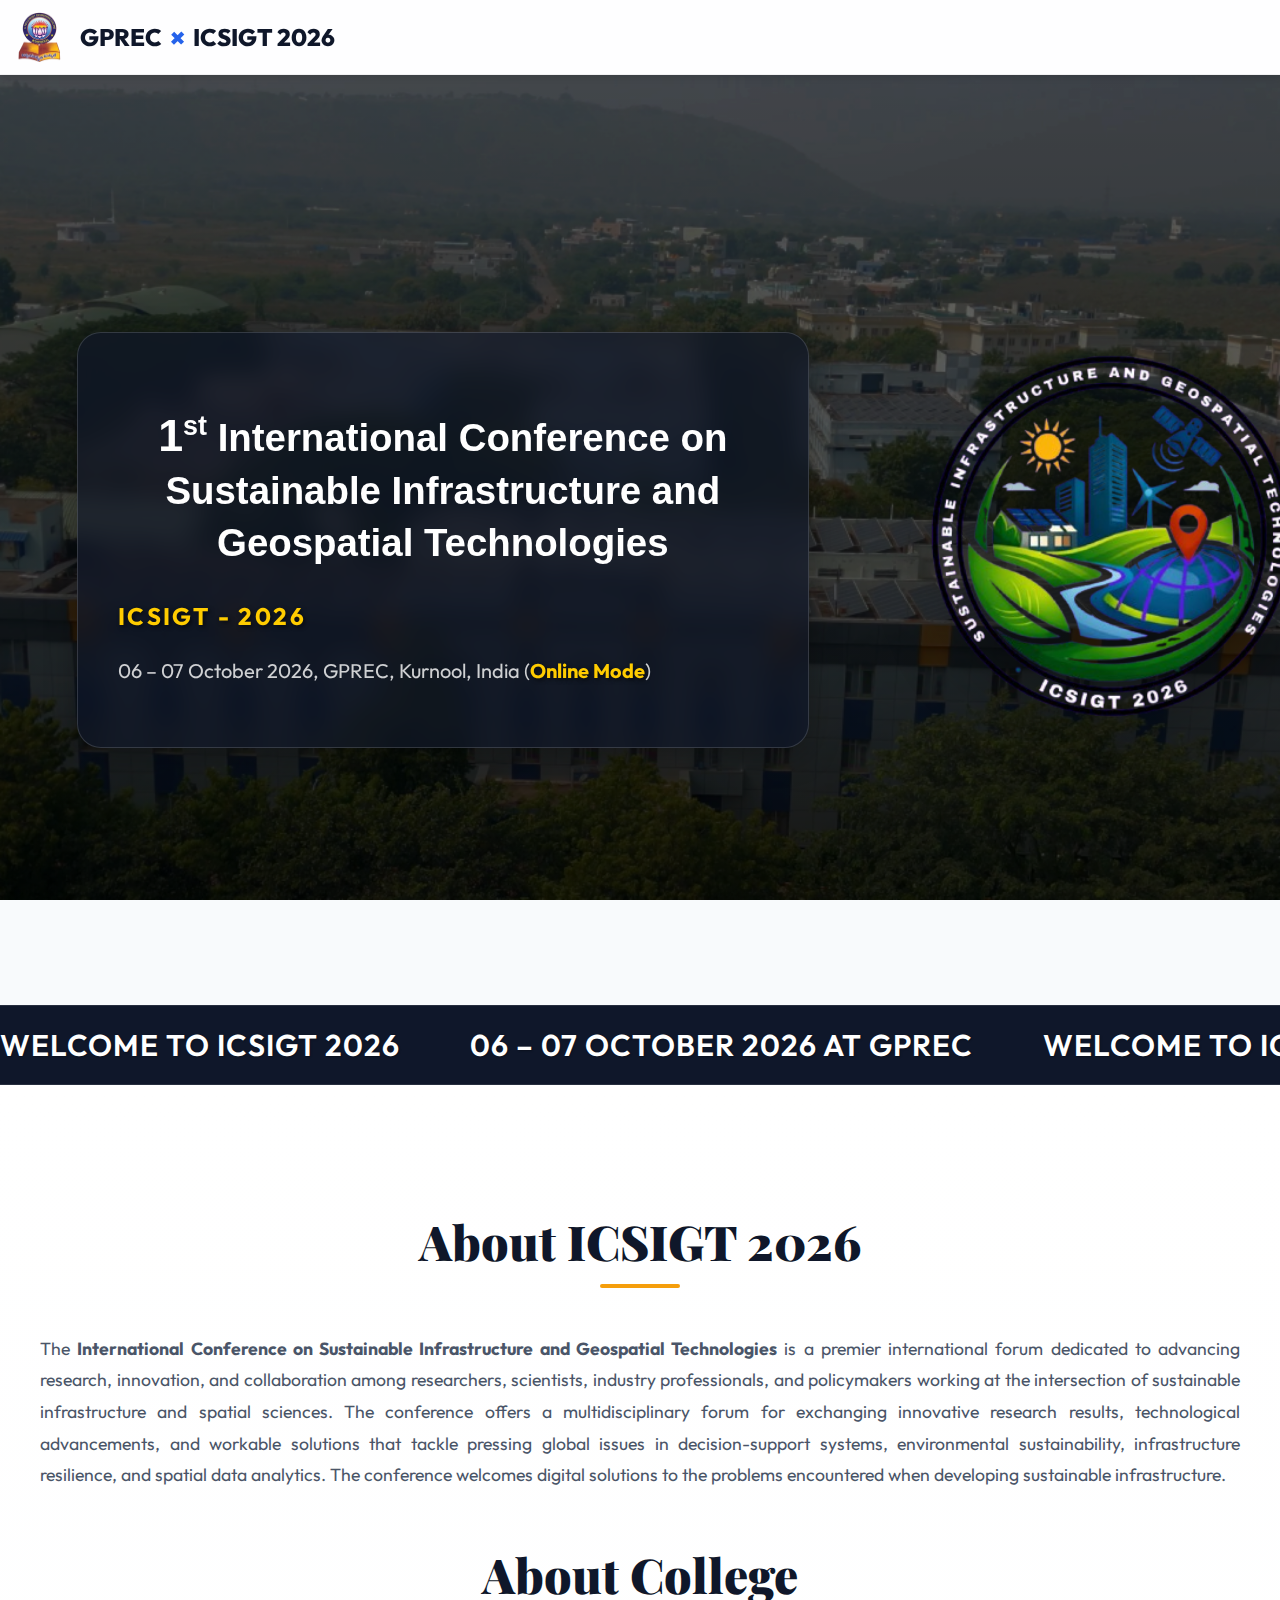
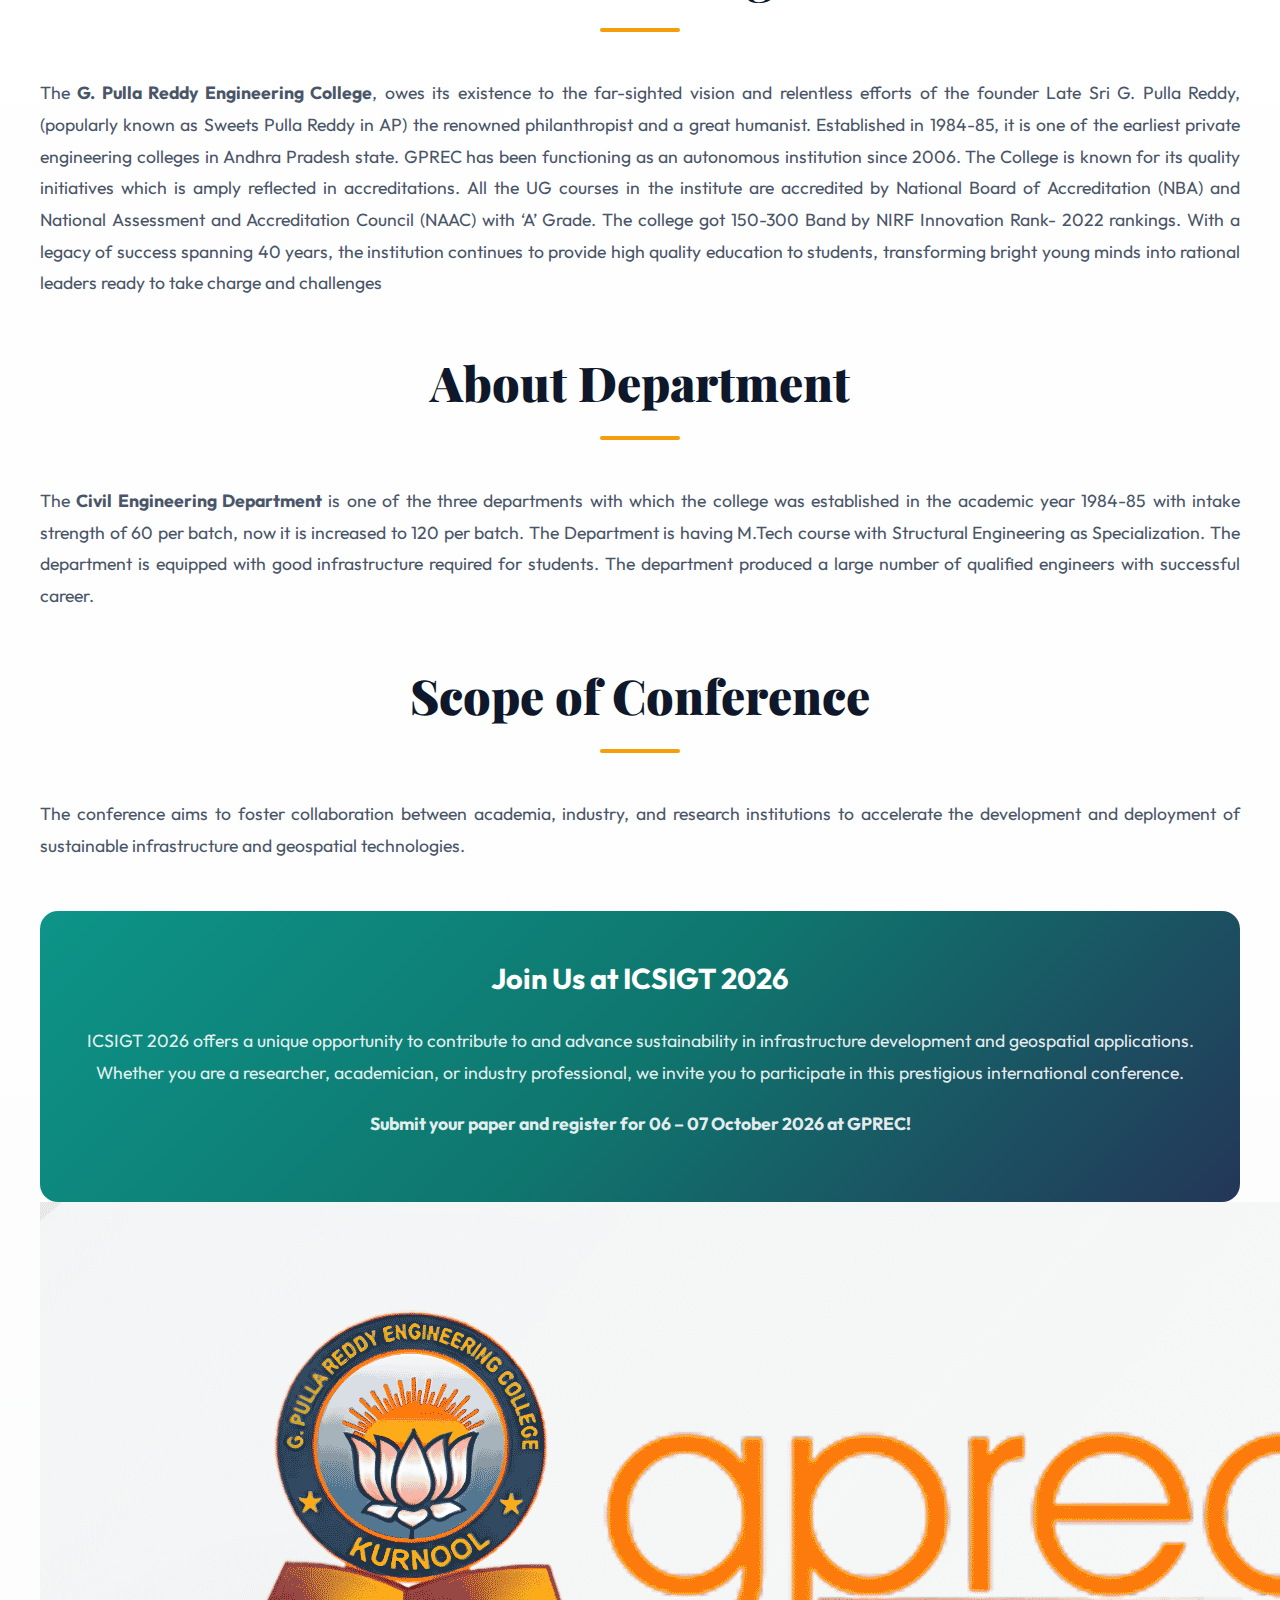
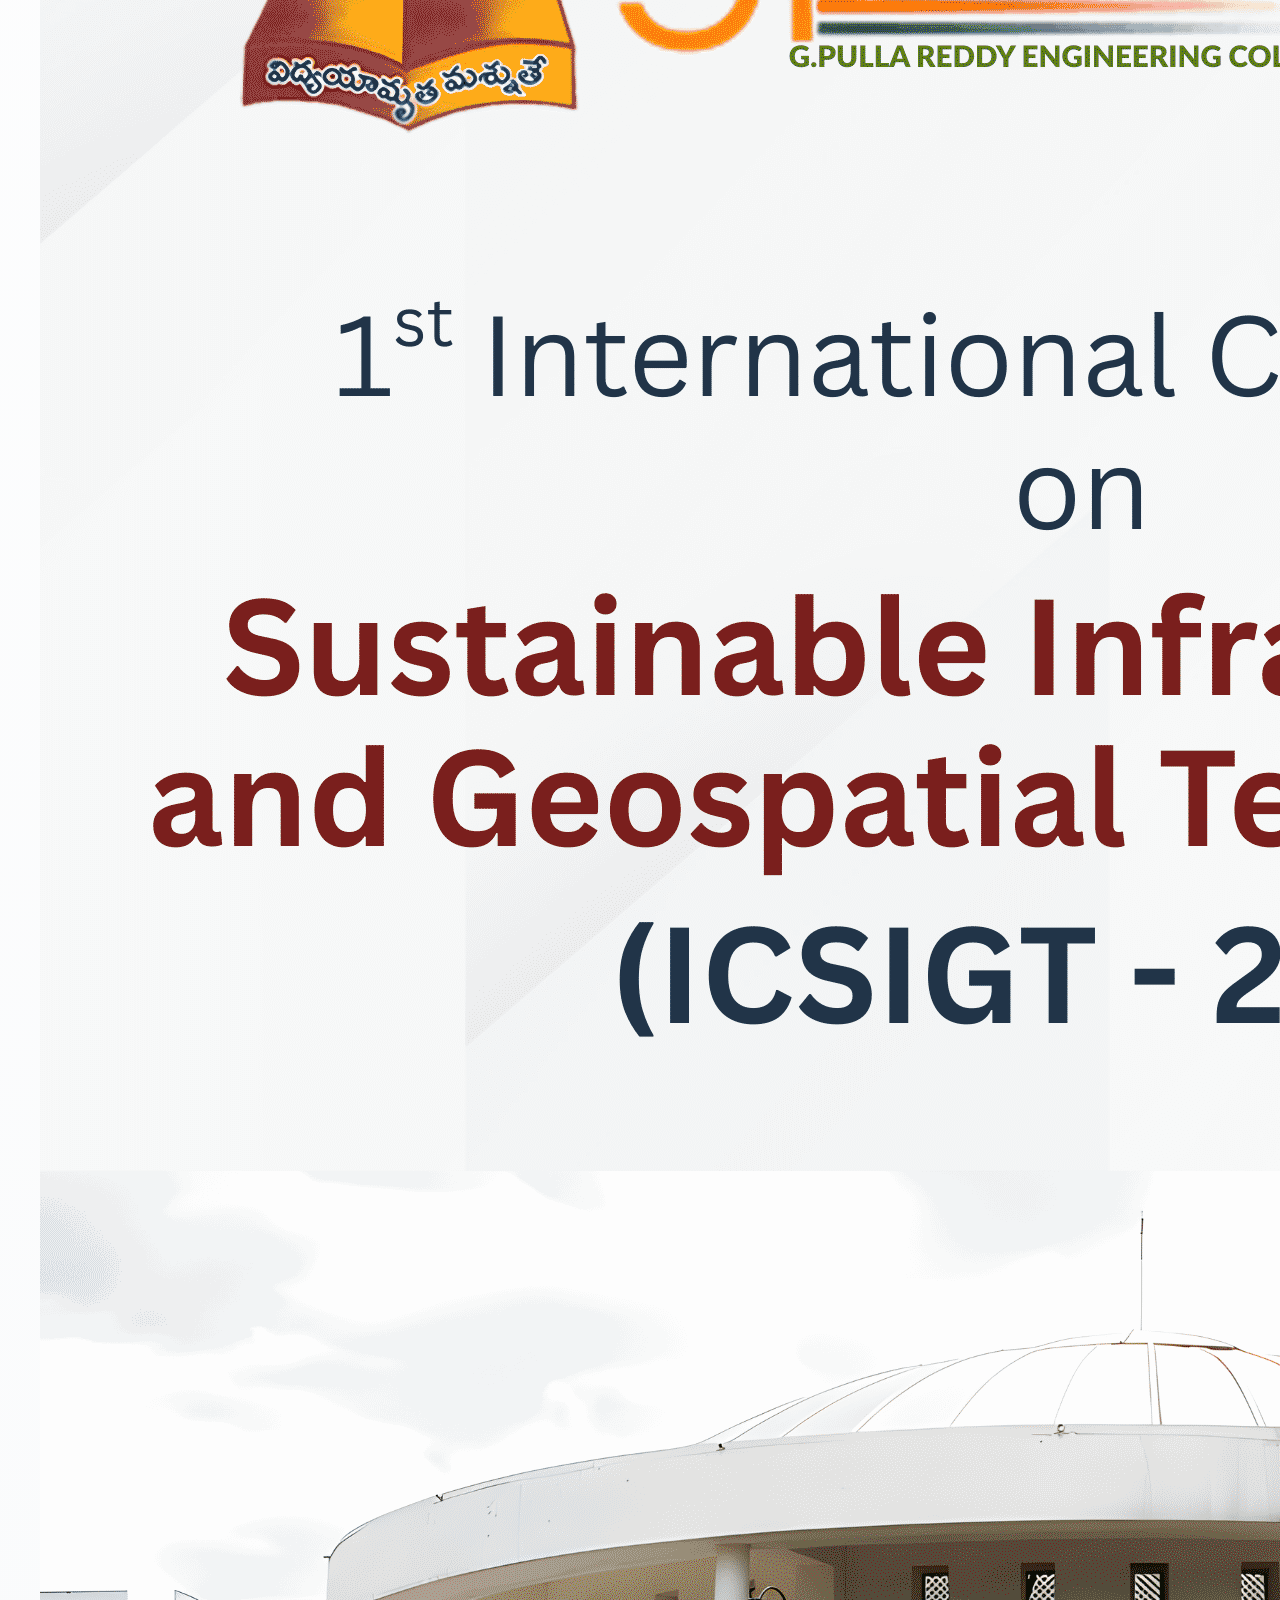
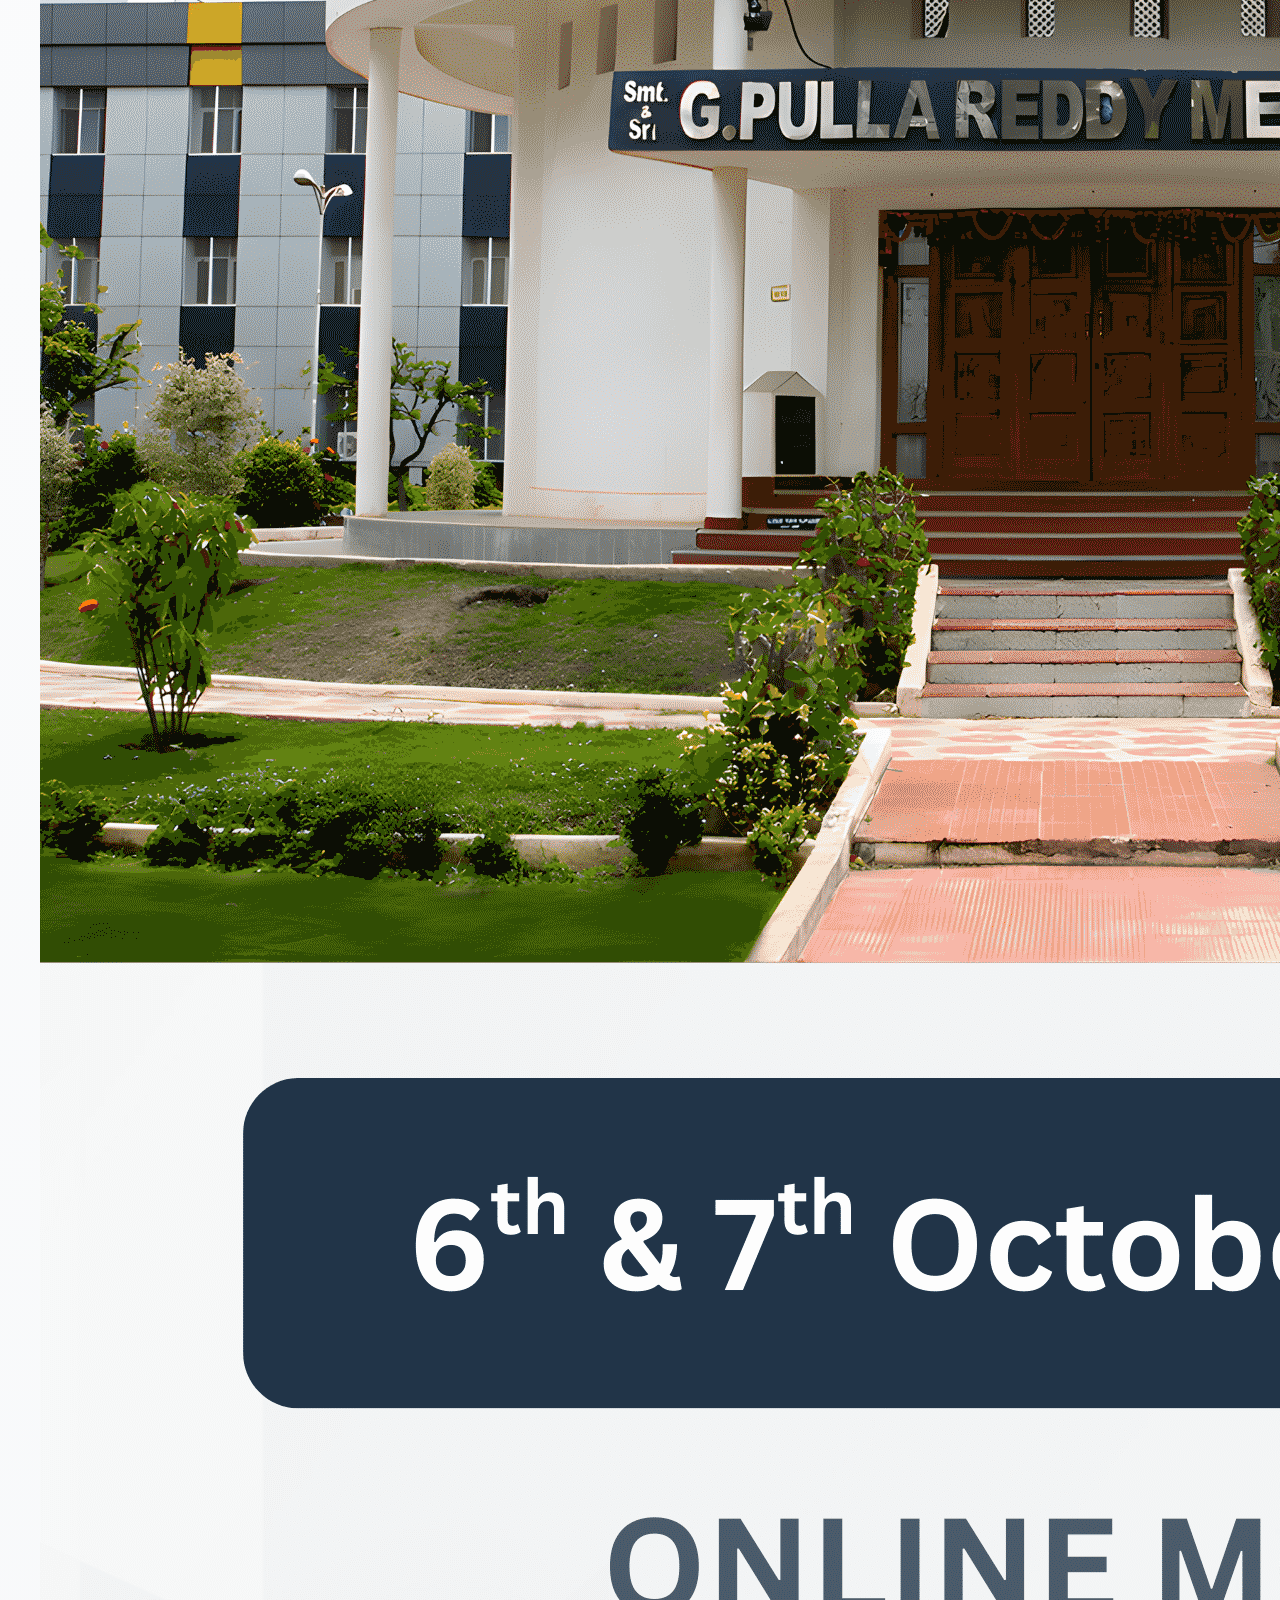
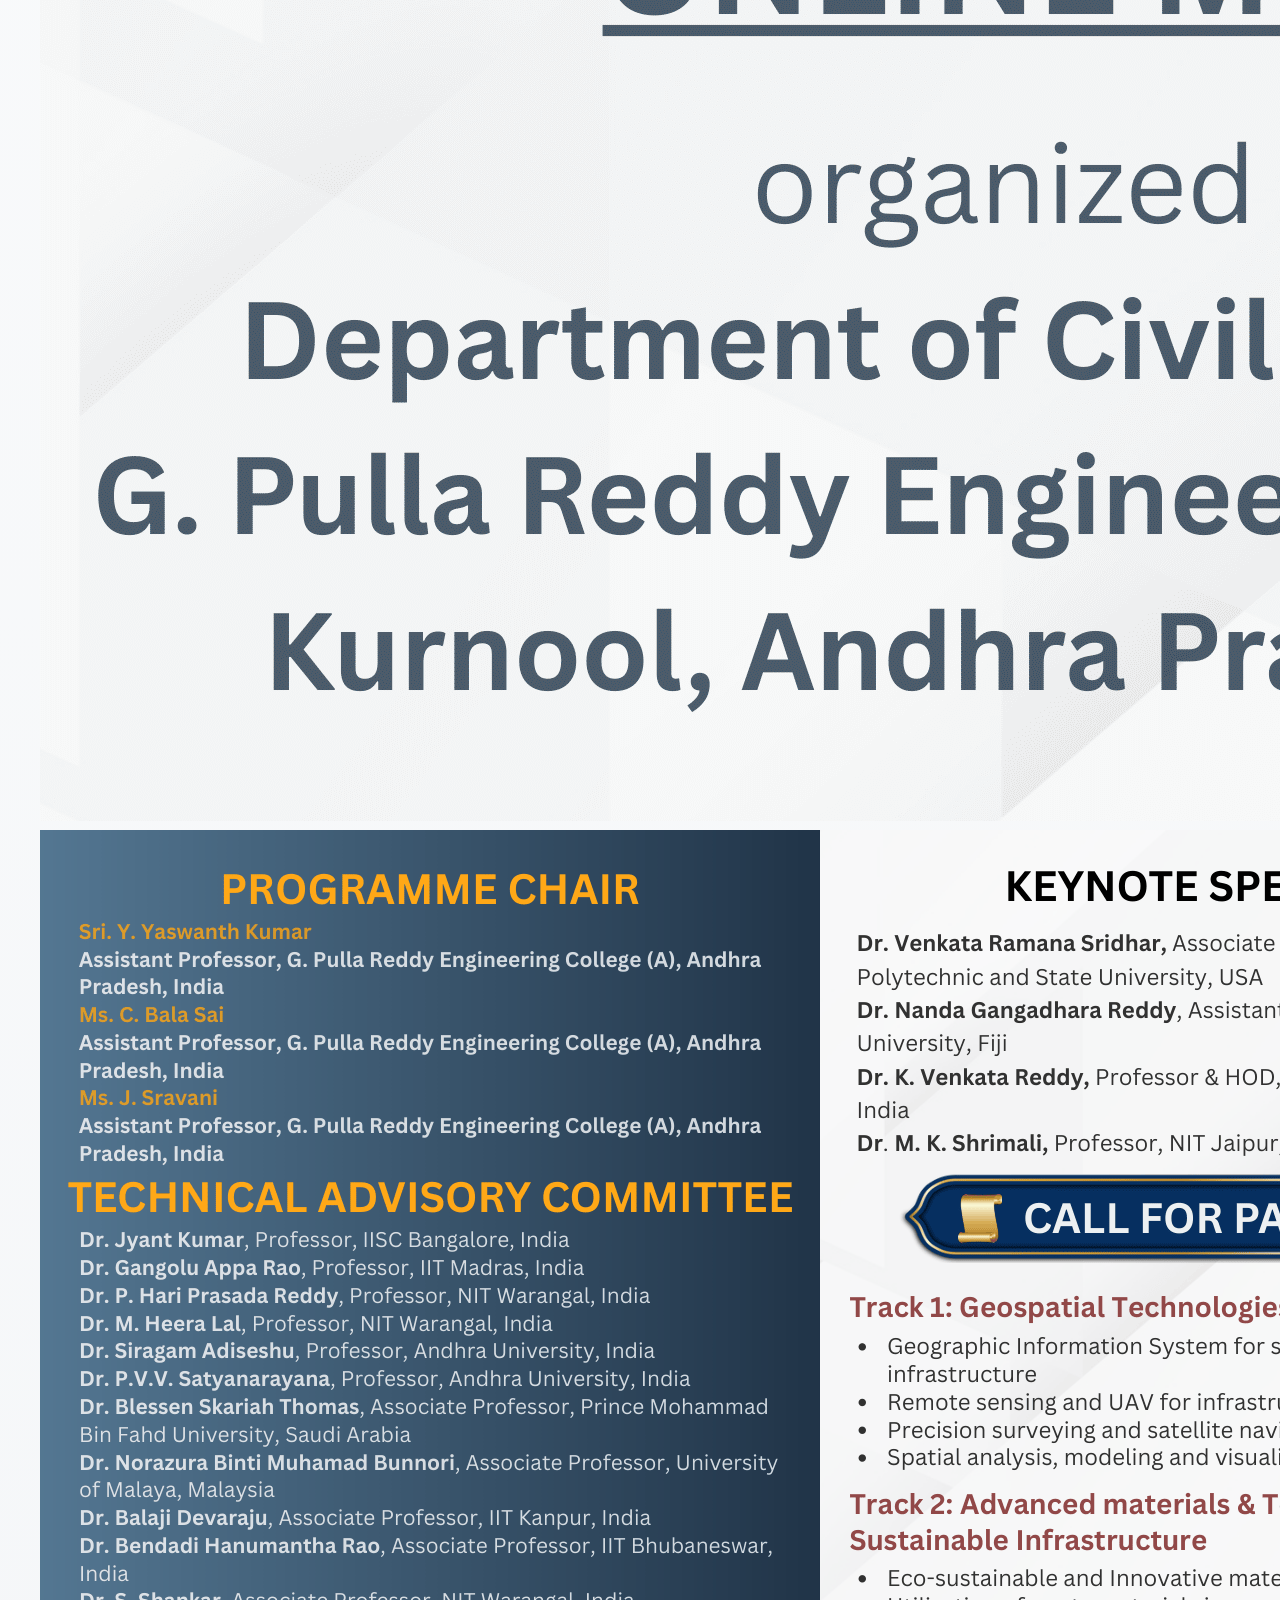
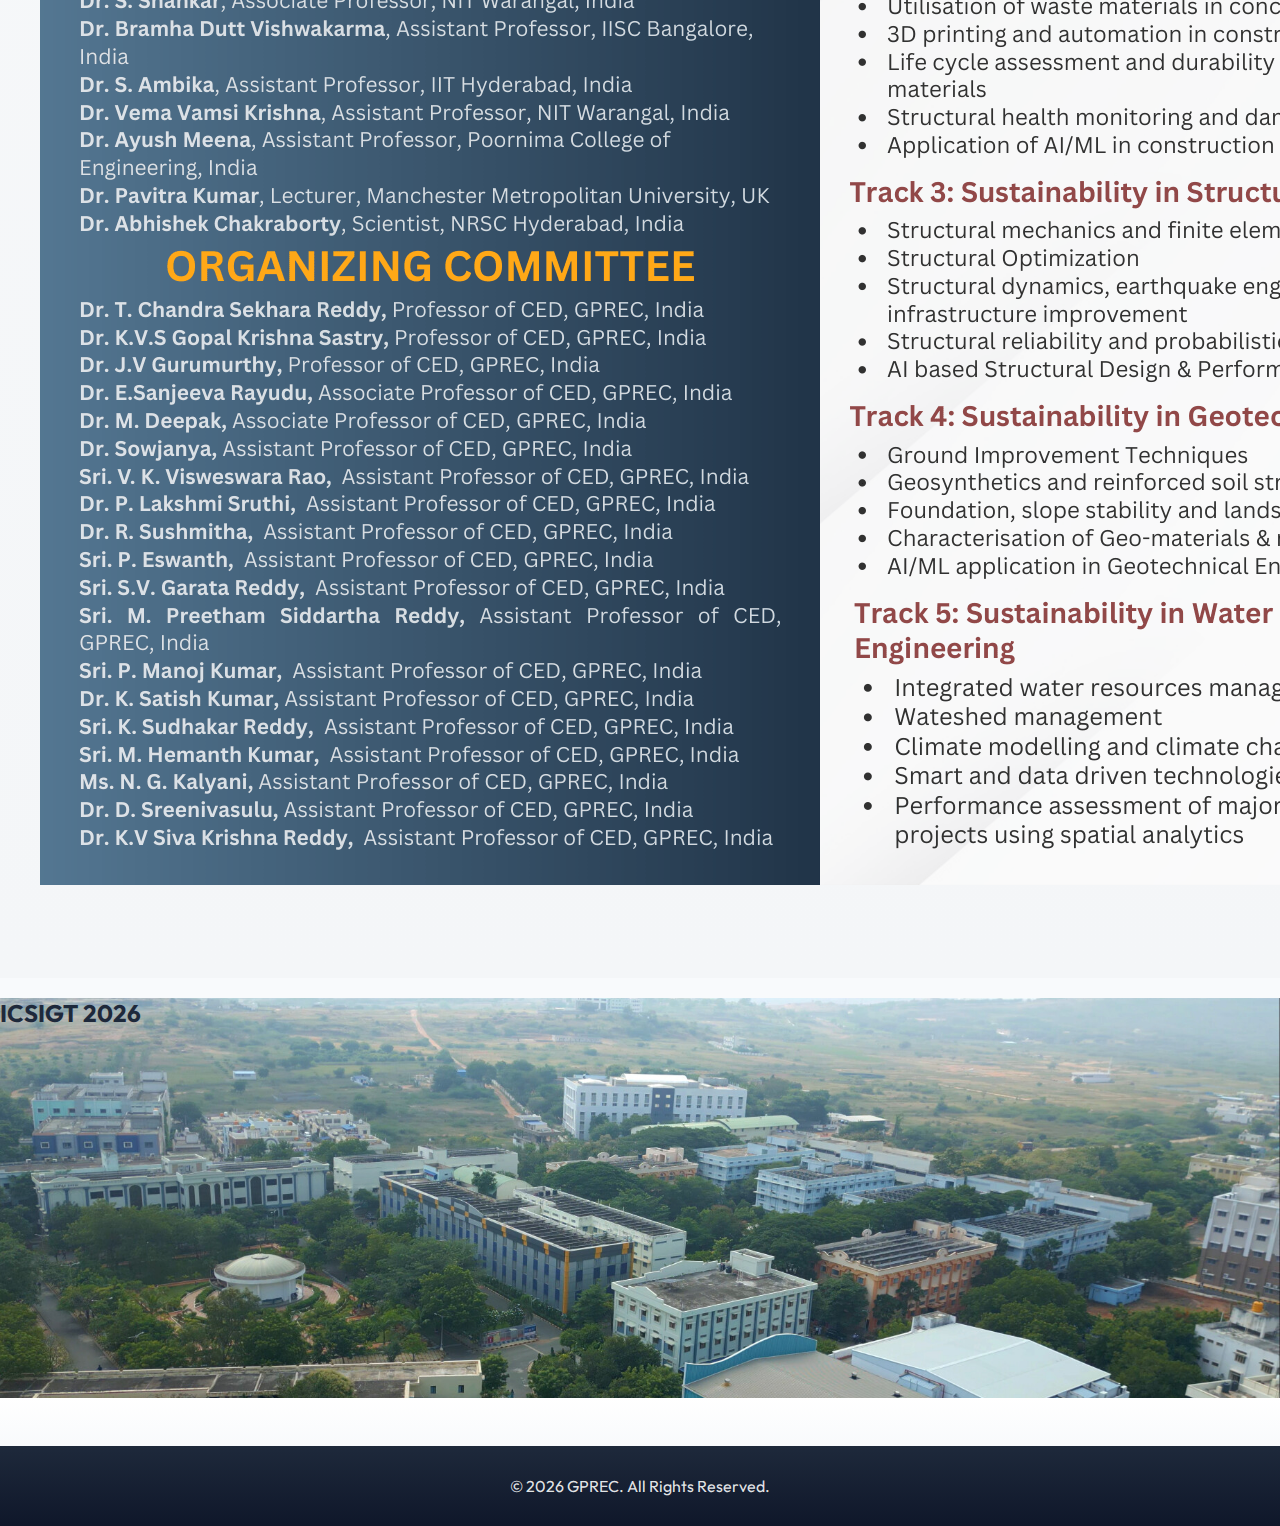
<file: index.html>
<!DOCTYPE html>
<html lang="en">

<head>
  <meta charset="UTF-8" />
  <meta name="viewport" content="width=device-width, initial-scale=1.0" />
  <title>ICSIGT 2026 - GPREC</title>
  <link rel="preconnect" href="https://fonts.googleapis.com">
  <link rel="preconnect" href="https://fonts.gstatic.com" crossorigin>
  <link rel="stylesheet" href="css/styles.css" />
</head>

<body>
  <!-- Logo Header with Navigation and Conference Title -->
  <section class="logo-header">
    <div class="logo-container">
      <img src="images/au-logo-1.png" alt="GPREC Logo" class="header-logo" />
      <div class="logo-text">
        <h1>GPREC <span class="conference-cross">×</span> ICSIGT 2026</h1>
      </div>
      <nav class="header-nav">
        <ul>
          <li><a href="index.html" class="active">HOME</a></li>
          <li><a href="committees.html">COMMITTEES</a></li>
          <li><a href="speakers.html">Keynote Speakers</a></li>
          <li><a href="call_for_papers.html">CALL FOR PAPERS</a></li>
          <li><a href="dates.html">IMPORTANT DATES</a></li>
          <li><a href="registration.html">REGISTRATION</a></li>
          <li><a href="contact.html">CONTACT</a></li>
        </ul>
      </nav>
    </div>
  </section>

 <section class="hero">
    <div class="hero-logo-section">
      <img src="images/logo_main.png" alt="Hero Logo" class="hero-logo" />
    </div>
    <div class="hero-container">
      <div class="hero-content">
        <h2 style="
  font-family: Poppins, Segoe UI, Arial, sans-serif;
  font-size: 2.4rem; /* increased */
  font-weight: 600;
  line-height: 1.35;
  color: #ffffff;
  text-align: center;
">
  <span style="
    font-size: 2.8rem; /* increased */
    font-weight: 700;
    color: #ffffff;
    margin-right: 0;
    white-space: nowrap;
  ">1<sup style="
      font-size: 60%;
      vertical-align: super;
      font-weight: 600;
  ">st</sup></span> International Conference on Sustainable Infrastructure and Geospatial Technologies
</h2>

        <h4><span class="highlight">ICSIGT - 2026</span></h4>
        <p>06 – 07 October 2026, GPREC, Kurnool, India (<span class="highlight">Online Mode</span>)</p>
      </div>
    </div>
  </section>
  

  <!-- Scrolling Text Section -->
  <div class="scroller marquee pause">
    <p>
      Welcome to ICSIGT 2026 &nbsp;&nbsp;&nbsp;&nbsp;&nbsp;&nbsp;&nbsp;&nbsp;
      06 – 07 October 2026 at GPREC &nbsp;&nbsp;&nbsp;&nbsp;&nbsp;&nbsp;&nbsp;&nbsp;
      Welcome to ICSIGT 2026
    </p>
  </div>

  <!-- About Conference Section -->
  <section class="about">
    <div class="about-container">
      <h2>About ICSIGT 2026</h2>

      <div class="about-content">
        <div class="about-intro">
          <p>The <strong>International Conference on Sustainable Infrastructure and Geospatial Technologies</strong> is
            a premier
            international forum dedicated to advancing research, innovation, and collaboration among researchers,
            scientists, industry professionals, and policymakers working at the intersection of sustainable
            infrastructure and spatial sciences. The conference offers a multidisciplinary forum for exchanging
            innovative research results, technological advancements, and workable solutions that tackle pressing global
            issues in decision-support systems, environmental sustainability, infrastructure resilience, and spatial
            data analytics. The conference welcomes digital solutions to the problems encountered when developing
            sustainable infrastructure. </p>
        </div>
        <h2>About College</h2>

        <div class="about-content">
          <div class="about-intro">
            <p>The <strong>G. Pulla Reddy Engineering College</strong>, owes its existence to the far-sighted vision and
              relentless
              efforts of the founder Late Sri G. Pulla Reddy, (popularly known as Sweets Pulla Reddy in AP) the renowned
              philanthropist and a great humanist. Established in 1984-85, it is one of the earliest private engineering
              colleges in Andhra Pradesh state. GPREC has been functioning as an autonomous institution since 2006. The
              College is known for its quality initiatives which is amply reflected in accreditations. All the UG
              courses in the institute are accredited by National Board of Accreditation (NBA) and National Assessment
              and Accreditation Council (NAAC) with ‘A’ Grade. The college got 150-300 Band by NIRF Innovation Rank-
              2022 rankings. With a legacy of success spanning 40 years, the institution continues to provide high
              quality education to students, transforming bright young minds into rational leaders ready to take charge
              and challenges</p>
          </div>
          <h2>About Department</h2>

          <div class="about-content">
            <div class="about-intro">
              <p>The <strong>Civil Engineering Department</strong> is one of the three departments with which the
                college was established
                in the academic year 1984-85 with intake strength of 60 per batch, now it is increased to 120 per batch.
                The Department is having M.Tech course with Structural Engineering as Specialization. The department is
                equipped with good infrastructure required for students. The department produced a large number of
                qualified engineers with successful career.</p>
            </div>
            <h2>Scope of Conference</h2>
            <div class="about-content">
              <div class="about-intro">
                <p>
                  The conference aims to foster collaboration between academia, industry, and research institutions to
                  accelerate the development and deployment of sustainable infrastructure and geospatial technologies.
                </p>
              </div>


              
              <div class="call-to-action">
                <h3>Join Us at ICSIGT 2026</h3>
                <p>ICSIGT 2026 offers a unique opportunity to contribute to and advance sustainability in infrastructure
                  development and geospatial applications. Whether you are a researcher, academician, or industry
                  professional, we invite you to participate in this prestigious international conference.</p>
                <p><strong>Submit your paper and register for 06 – 07 October 2026 at GPREC!</strong></p>
              </div>
            </div>
          </div>

          <div class="icsigt-images">
  <img src="images/ICSIGT 2026-1.png" alt="ICSIGT 2026 Banner 1">
  <img src="images/ICSIGT 2026-2.png" alt="ICSIGT 2026 Banner 2">
</div>

  </section>

  <!-- Body Image with Text Overlay -->
  <section class="body-image" style="background-image: url('images/GPREC_Top.jpg');">
    <div class="image-overlay-bottom">
      <h2>ICSIGT 2026</h2>
    </div>
  </section>

  <section class="logos">
    <img src="images/logo.png" alt="GPREC" loading="lazy" />
  </section>

  <footer>
    <p>&copy; 2026 GPREC. All Rights Reserved.</p>
  </footer>
</body>

</html>
</file>
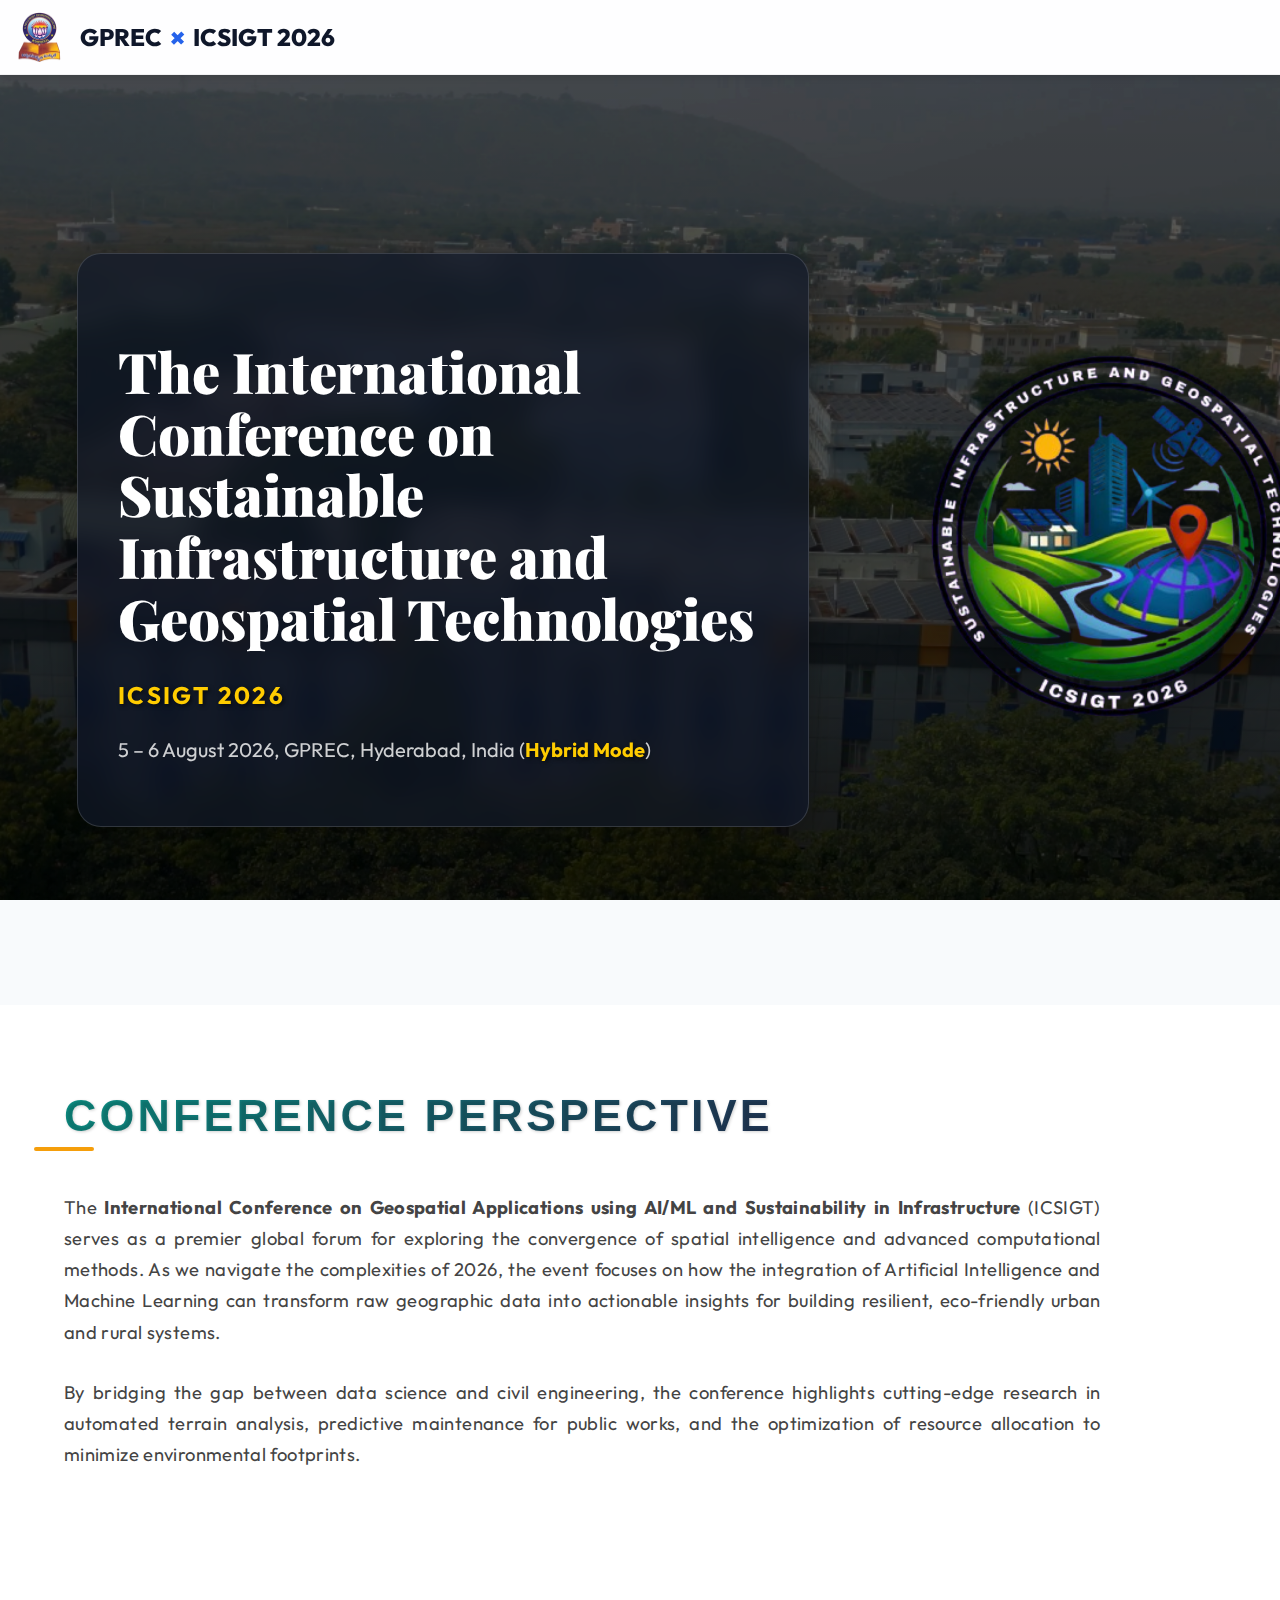
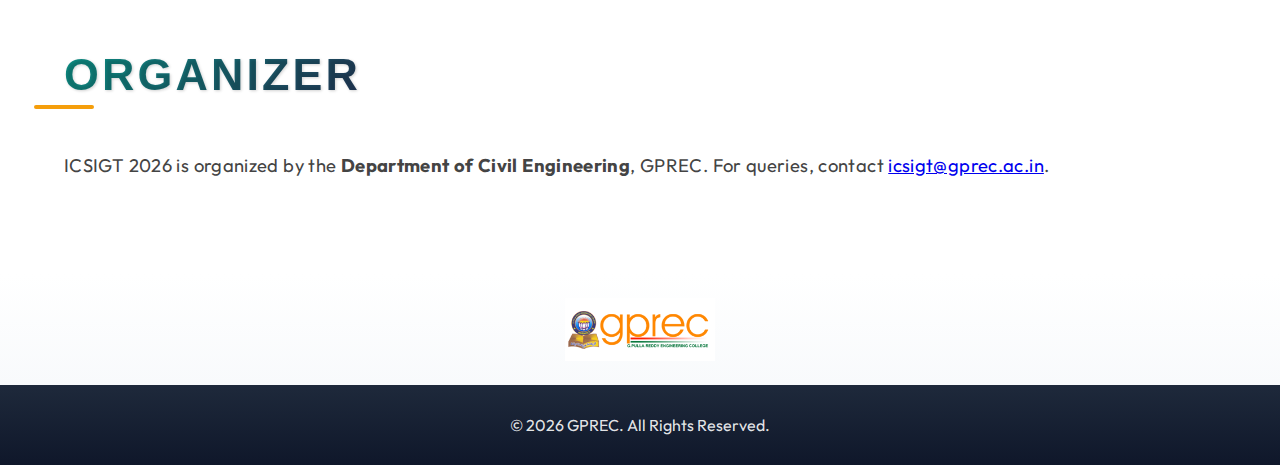
<file: about.html>
<!DOCTYPE html>
<html lang="en">

<head>
  <meta charset="UTF-8" />
  <meta name="viewport" content="width=device-width, initial-scale=1" />
  <title>About - ICSIGT 2026</title>
  <link rel="preconnect" href="https://fonts.googleapis.com">
  <link rel="preconnect" href="https://fonts.gstatic.com" crossorigin>
  <link rel="stylesheet" href="css/styles.css" />
  <link rel="stylesheet" href="css/about.css" />
</head>

<body>
  <!-- Logo Header with Navigation and Conference Title -->
  <section class="logo-header">
    <div class="logo-container">
      <img src="images/au-logo-1.png" alt="GPREC Logo" class="header-logo" />
      <div class="logo-text">
        <h1>GPREC <span class="conference-cross">×</span> ICSIGT 2026</h1>
      </div>
      <nav class="header-nav">
        <ul>
          <li><a href="index.html" class="active">HOME</a></li>
          <li><a href="committees.html">COMMITTEES</a></li>
          <li><a href="speakers.html">Keynote Speakers</a></li>
          <li><a href="call_for_papers.html">CALL FOR PAPERS</a></li>
          <li><a href="dates.html">IMPORTANT DATES</a></li>
          <li><a href="registration.html">REGISTRATION</a></li>
          <li><a href="contact.html">CONTACT</a></li>
        </ul>
      </nav>
    </div>
  </section>

  <section class="hero">
    <div class="hero-logo-section">
      <img src="images/logo_main.png" alt="Hero Logo" class="hero-logo" />
    </div>
    <div class="hero-container">
      <div class="hero-content">
        <h2>
          The International Conference on Sustainable Infrastructure and Geospatial Technologies
        </h2>
        <h4><span class="highlight">ICSIGT 2026</span></h4>
        <p>5 – 6 August 2026, GPREC, Hyderabad, India (<span class="highlight">Hybrid Mode</span>)</p>
      </div>
    </div>
  </section>

  <section class="about" aria-labelledby="about-conf-title">
    <h2 id="about-conf-title">Conference Perspective</h2>
    <p>
      The <strong>International Conference on Geospatial Applications using AI/ML and Sustainability in
        Infrastructure</strong> (ICSIGT) serves as a premier global forum for exploring the convergence of spatial
      intelligence and advanced computational methods. As we navigate the complexities of 2026, the event focuses on how
      the integration of Artificial Intelligence and Machine Learning can transform raw geographic data into actionable
      insights for building resilient, eco-friendly urban and rural systems.
    </p>
    <p>
      By bridging the gap between data science and civil engineering, the conference highlights cutting-edge research in
      automated terrain analysis, predictive maintenance for public works, and the optimization of resource allocation
      to minimize environmental footprints.
    </p>
  </section>

  <section class="about" aria-labelledby="about-dept-title">
    <h2 id="about-dept-title">Organizer</h2>
    <p>
      ICSIGT 2026 is organized by the <strong>Department of Civil Engineering</strong>, GPREC. For queries, contact <a
        href="mailto:icsigt@gprec.ac.in">icsigt@gprec.ac.in</a>.
    </p>
  </section>

  <section class="logos">
    <img src="images/logo.png" alt="GPREC" loading="lazy" />
  </section>

  <footer>
    <p>&copy; 2026 GPREC. All Rights Reserved.</p>
  </footer>
</body>

</html>
</file>
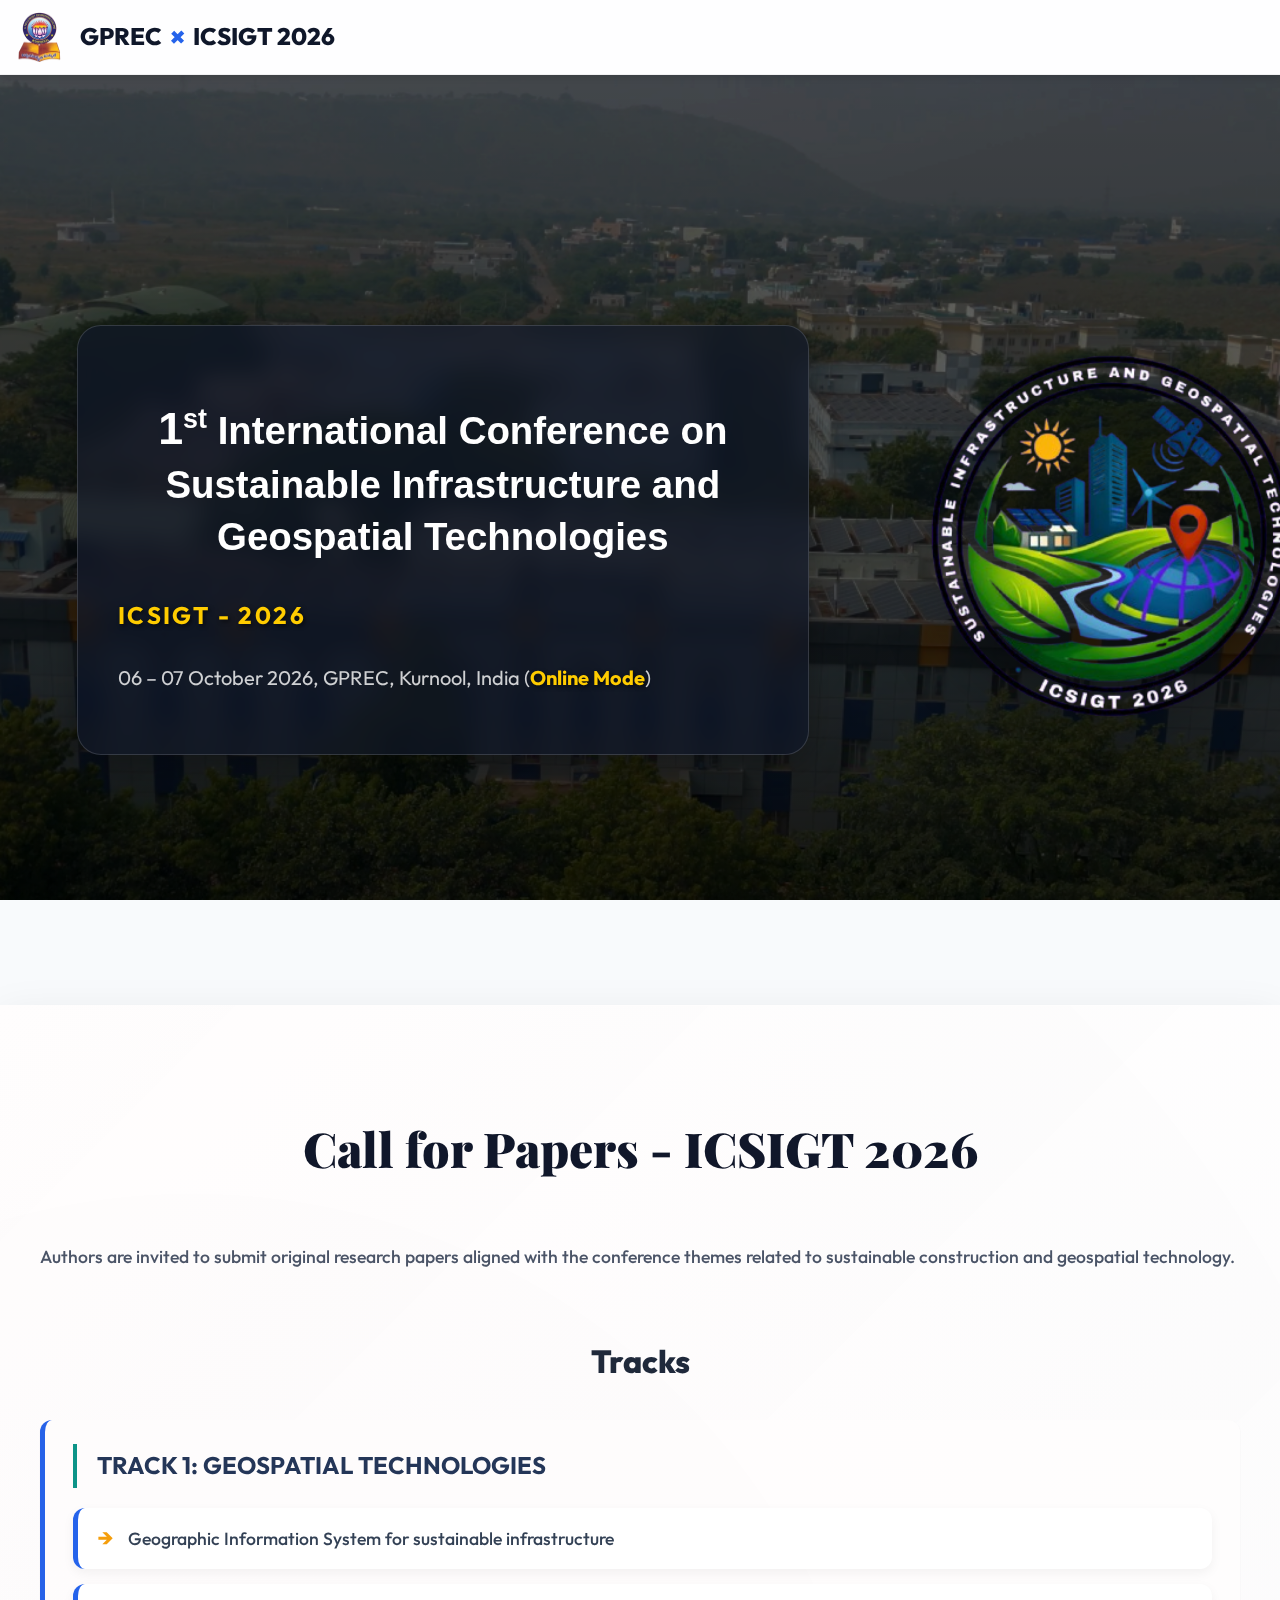
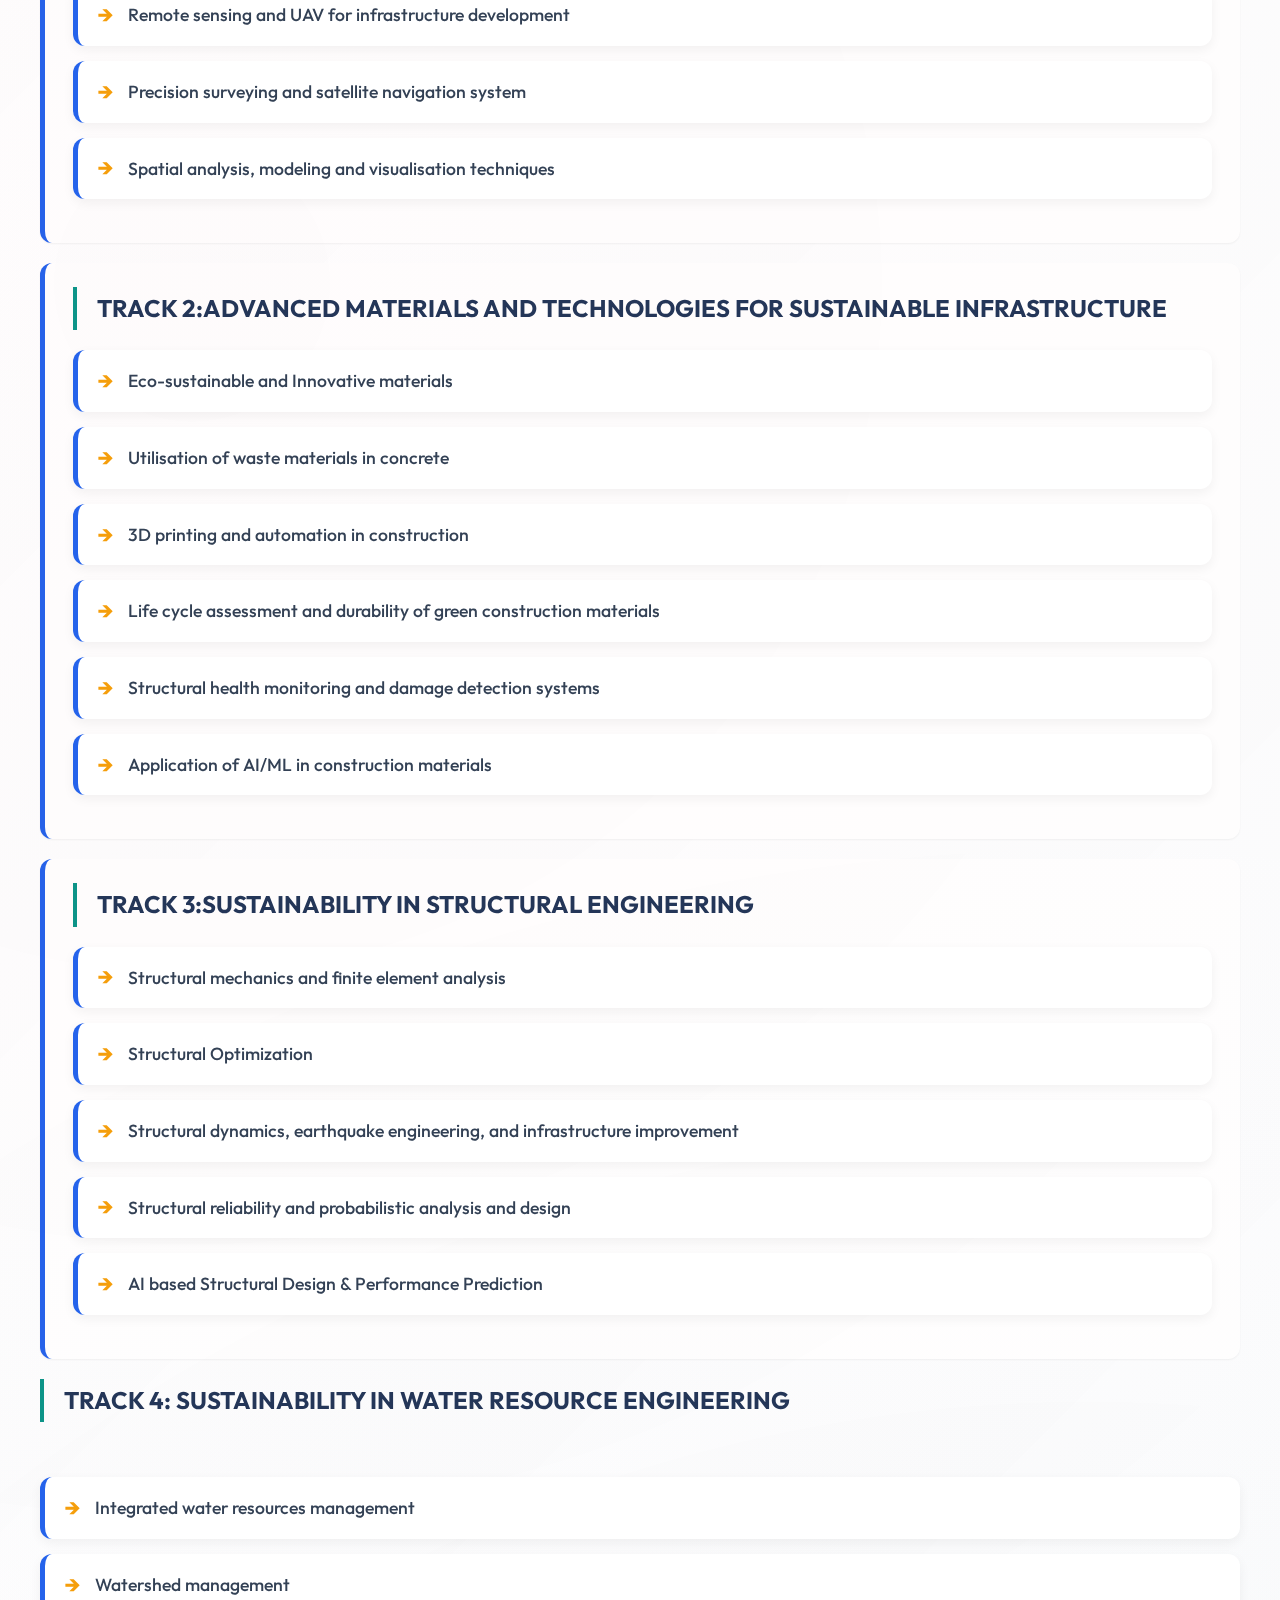
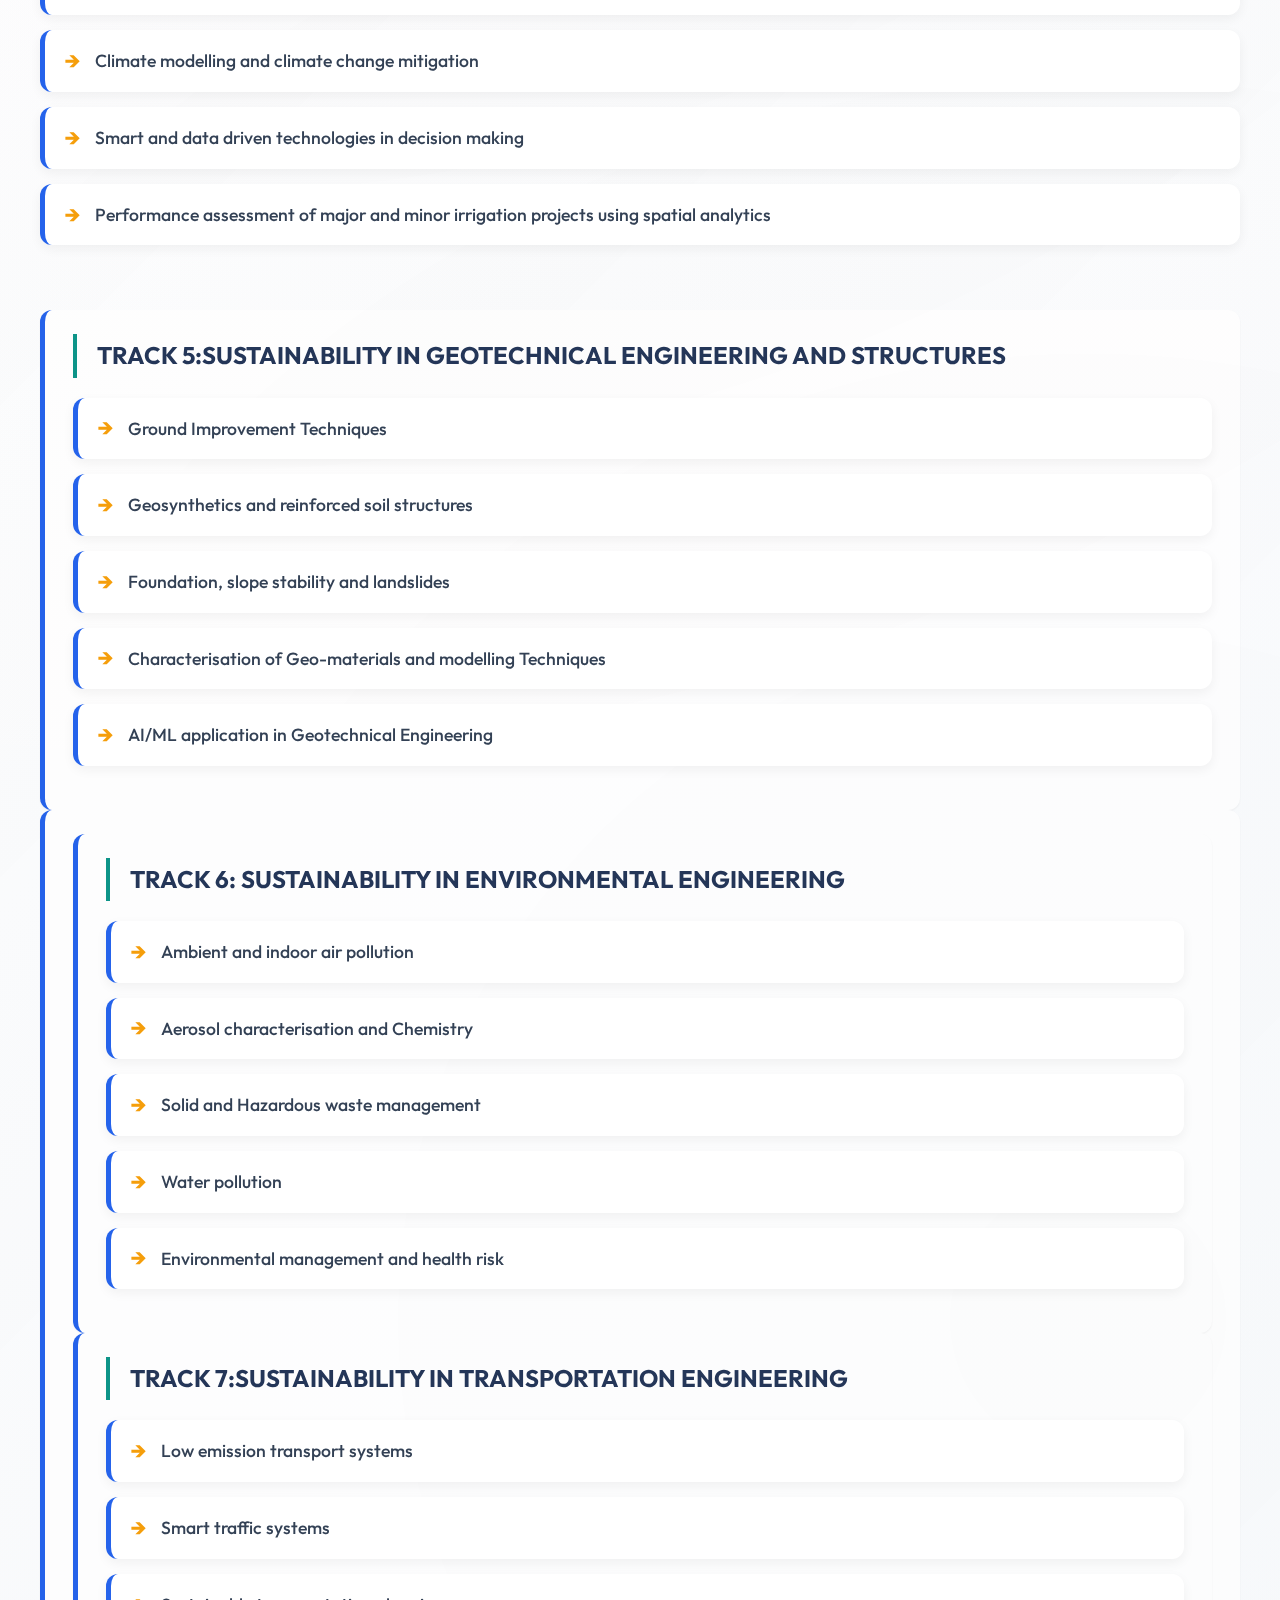
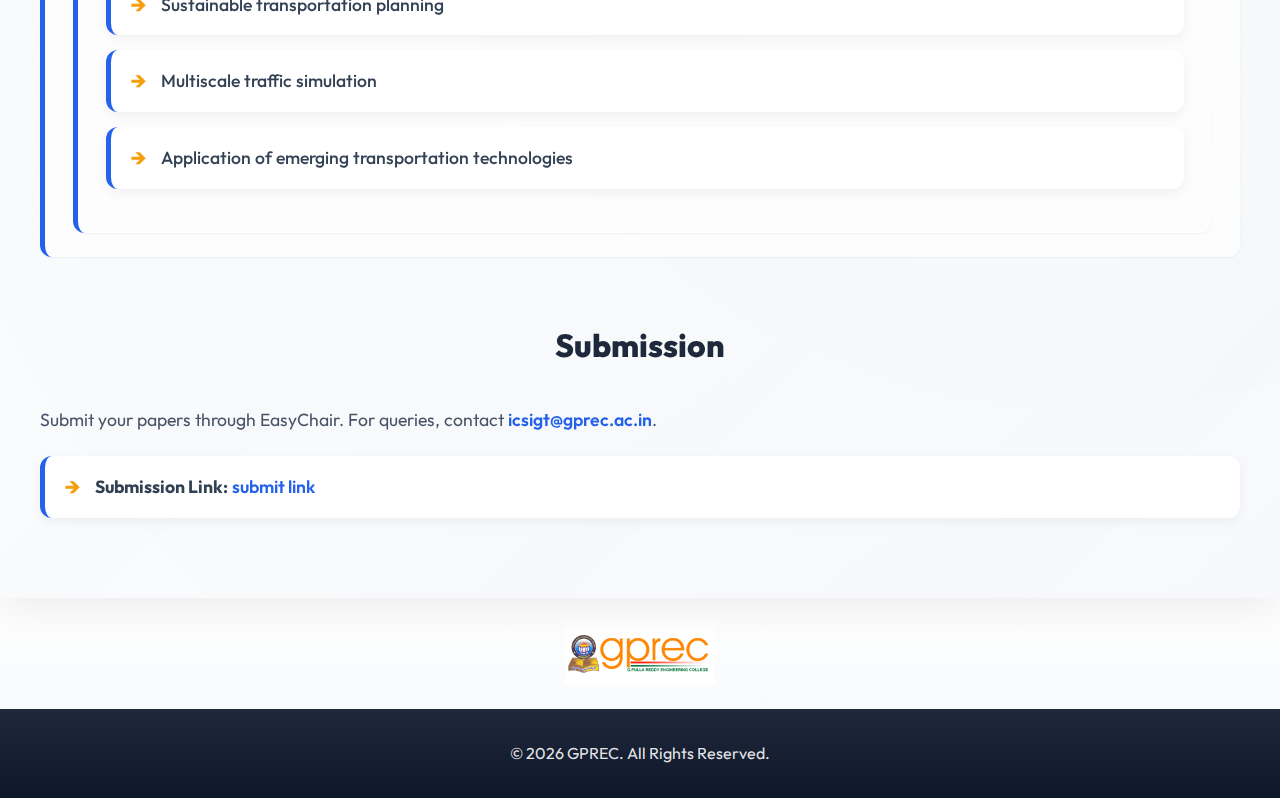
<file: call_for_papers.html>
<!DOCTYPE html>
<html lang="en">

<head>
  <meta charset="UTF-8">
  <meta name="viewport" content="width=device-width, initial-scale=1.0">
  <title>Call for Papers - ICSIGT 2026</title>
  <link rel="stylesheet" href="css/styles.css">
  <link rel="stylesheet" href="css/call_for_papers.css">
</head>

<body>
  <!-- Logo Header with Navigation and Conference Title -->
  <section class="logo-header">
    <div class="logo-container">
      <img src="images/au-logo-1.png" alt="GPREC Logo" class="header-logo" />
      <div class="logo-text">
        <h1>GPREC <span class="conference-cross">×</span> ICSIGT 2026</h1>
      </div>
      <nav class="header-nav">
        <ul>
          <li><a href="index.html">HOME</a></li>
          <li><a href="committees.html">COMMITTEES</a></li>
          <li><a href="speakers.html">Keynote Speakers</a></li>
          <li><a href="call_for_papers.html" class="active">CALL FOR PAPERS</a></li>
          <li><a href="dates.html">IMPORTANT DATES</a></li>
          <li><a href="registration.html">REGISTRATION</a></li>
          <li><a href="contact.html">CONTACT</a></li>
        </ul>
      </nav>
    </div>
  </section>

 <section class="hero">
    <div class="hero-logo-section">
      <img src="images/logo_main.png" alt="Hero Logo" class="hero-logo" />
    </div>
    <div class="hero-container">
      <div class="hero-content">
        <h2 style="
  font-family: Poppins, Segoe UI, Arial, sans-serif;
  font-size: 2.4rem; /* increased */
  font-weight: 600;
  line-height: 1.35;
  color: #ffffff;
  text-align: center;
">
  <span style="
    font-size: 2.8rem; /* increased */
    font-weight: 700;
    color: #ffffff;
    margin-right: 0;
    white-space: nowrap;
  ">1<sup style="
      font-size: 60%;
      vertical-align: super;
      font-weight: 600;
  ">st</sup></span> International Conference on Sustainable Infrastructure and Geospatial Technologies
</h2>

        <h4><span class="highlight">ICSIGT - 2026</span></h4>
        <p>06 – 07 October 2026, GPREC, Kurnool, India (<span class="highlight">Online Mode</span>)</p>
      </div>
    </div>
  </section>
  
  <section class="content">
    <h2>Call for Papers - ICSIGT 2026</h2>
    <p class="cfp-intro">
      Authors are invited to submit original research papers aligned with the conference themes related to sustainable
      construction and geospatial technology.
    </p>

    <h3>Tracks </h3>
    <div class="tracks-list">
      <div class="track-item">
        <h4>Track 1: Geospatial Technologies</h4>

        <ul>
          <li>Geographic Information System for sustainable infrastructure
          </li>
          <li>Remote sensing and UAV for infrastructure development
          </li>
          <li> Precision surveying and satellite navigation system
          </li>
          <li> Spatial analysis, modeling and visualisation techniques</li>
        </ul>

      </div>
      <div class="track-item">
        <h4>Track 2:Advanced materials and Technologies for Sustainable Infrastructure</h4>

        <ul>
          <li> Eco-sustainable and Innovative materials</li>
          <li> Utilisation of waste materials in concrete</li>
          <li> 3D printing and automation in construction</li>
          <li>Life cycle assessment and durability of green construction materials </li>
          <li> Structural health monitoring and damage detection systems </li>
          <li>Application of AI/ML in construction materials</li>

        </ul>
      </div>
       <div class="track-item">
        <h4>Track 3:Sustainability in Structural Engineering</h4>

        <ul>
          <li>Structural mechanics and finite element analysis</li>
          <li>Structural Optimization </li>
          <li>Structural dynamics, earthquake engineering, and infrastructure improvement </li>
          <li>Structural reliability and probabilistic analysis and design</li>
          <li>AI based Structural Design & Performance Prediction </li>
        </ul>
      </div>
       <h4>Track 4: Sustainability in Water Resource Engineering</h4>

        <ul>
          <li> Integrated water resources management </li>
          <li> Watershed management</li>
          <li> Climate modelling and climate change mitigation </li>
          <li> Smart and data driven technologies in decision making </li>
          <li> Performance assessment of major and minor irrigation projects using spatial analytics</li>

        </ul>
      </div>
      <div class="track-item">
        <h4>Track 5:Sustainability in Geotechnical Engineering and Structures</h4>

        <ul>
          <li> Ground Improvement Techniques</li>
          <li>Geosynthetics and reinforced soil structures</li>
          <li> Foundation, slope stability and landslides</li>
          <li> Characterisation of Geo-materials and modelling Techniques </li>
          <li>AI/ML application in Geotechnical Engineering </li>

        </ul>
      </div>
      <div class="track-item">
       
      <div class="track-item">
        <h4>Track 6: Sustainability in Environmental Engineering</h4>
        <ul>
          <li> Ambient and indoor air pollution </li>
          <li>Aerosol characterisation and Chemistry</li>
          <li> Solid and Hazardous waste management</li>
          <li>Water pollution </li>
          <li>Environmental management and health risk</li>

        </ul>
      </div>
      <div class="track-item">
        <h4>Track 7:Sustainability in Transportation Engineering </h4>

        <ul>
          <li> Low emission transport systems </li>
          <li>Smart traffic systems</li>
          <li> Sustainable transportation planning </li>
          <li> Multiscale traffic simulation </li>
          <li> Application of emerging transportation technologies</li>

        </ul>
      </div>

    </div>

    <h3>Submission</h3>
    <p>Submit your papers through EasyChair. For queries, contact <a
        href="mailto:icsigt@gprec.ac.in">icsigt@gprec.ac.in</a>.</p>
    <ul>
      <li><strong>Submission Link:</strong> <a href="" target="_blank" rel="noopener">submit link</a></li>
    </ul>
  </section>



  <!-- Logos Section -->
  <section class="logos">
    <img src="images/logo.png" alt="GPREC" />
  </section>

  <footer>
    <p>&copy; 2026 GPREC. All Rights Reserved.</p>
  </footer>
</body>

</html>
</file>
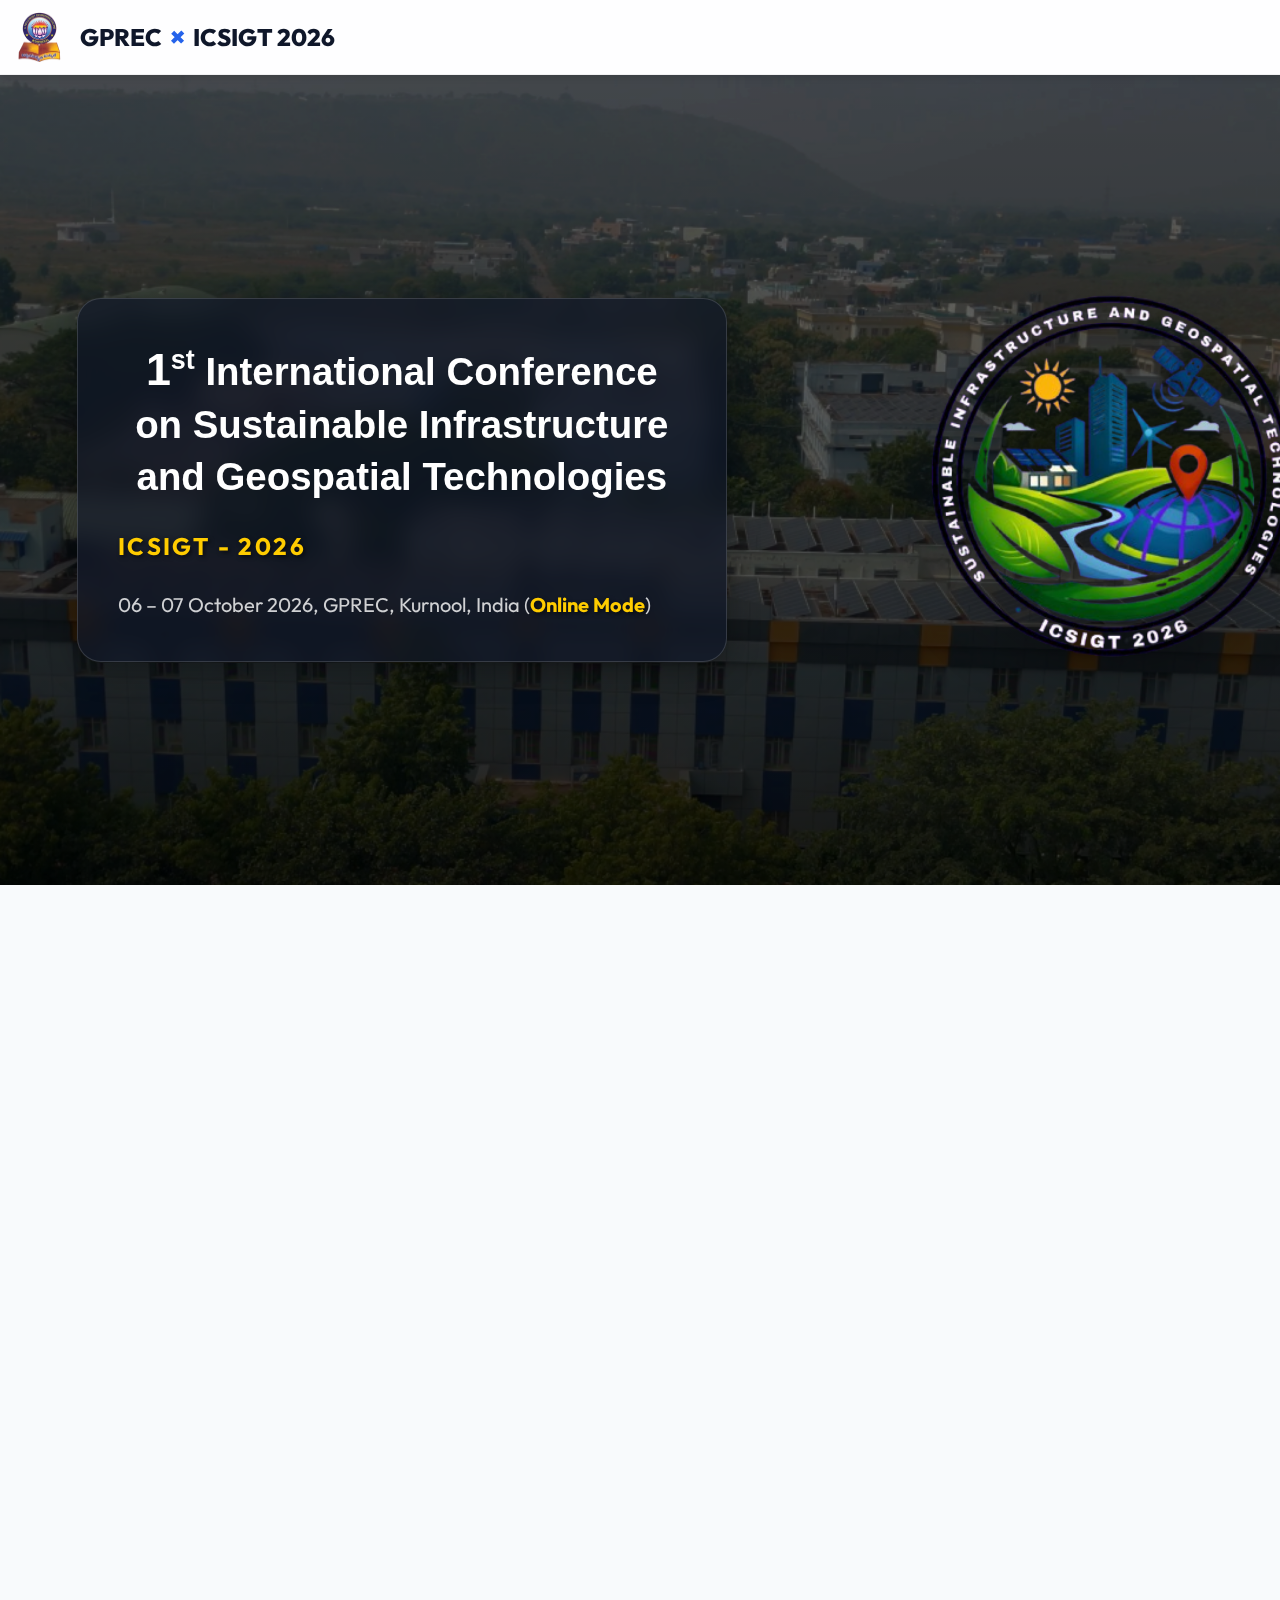
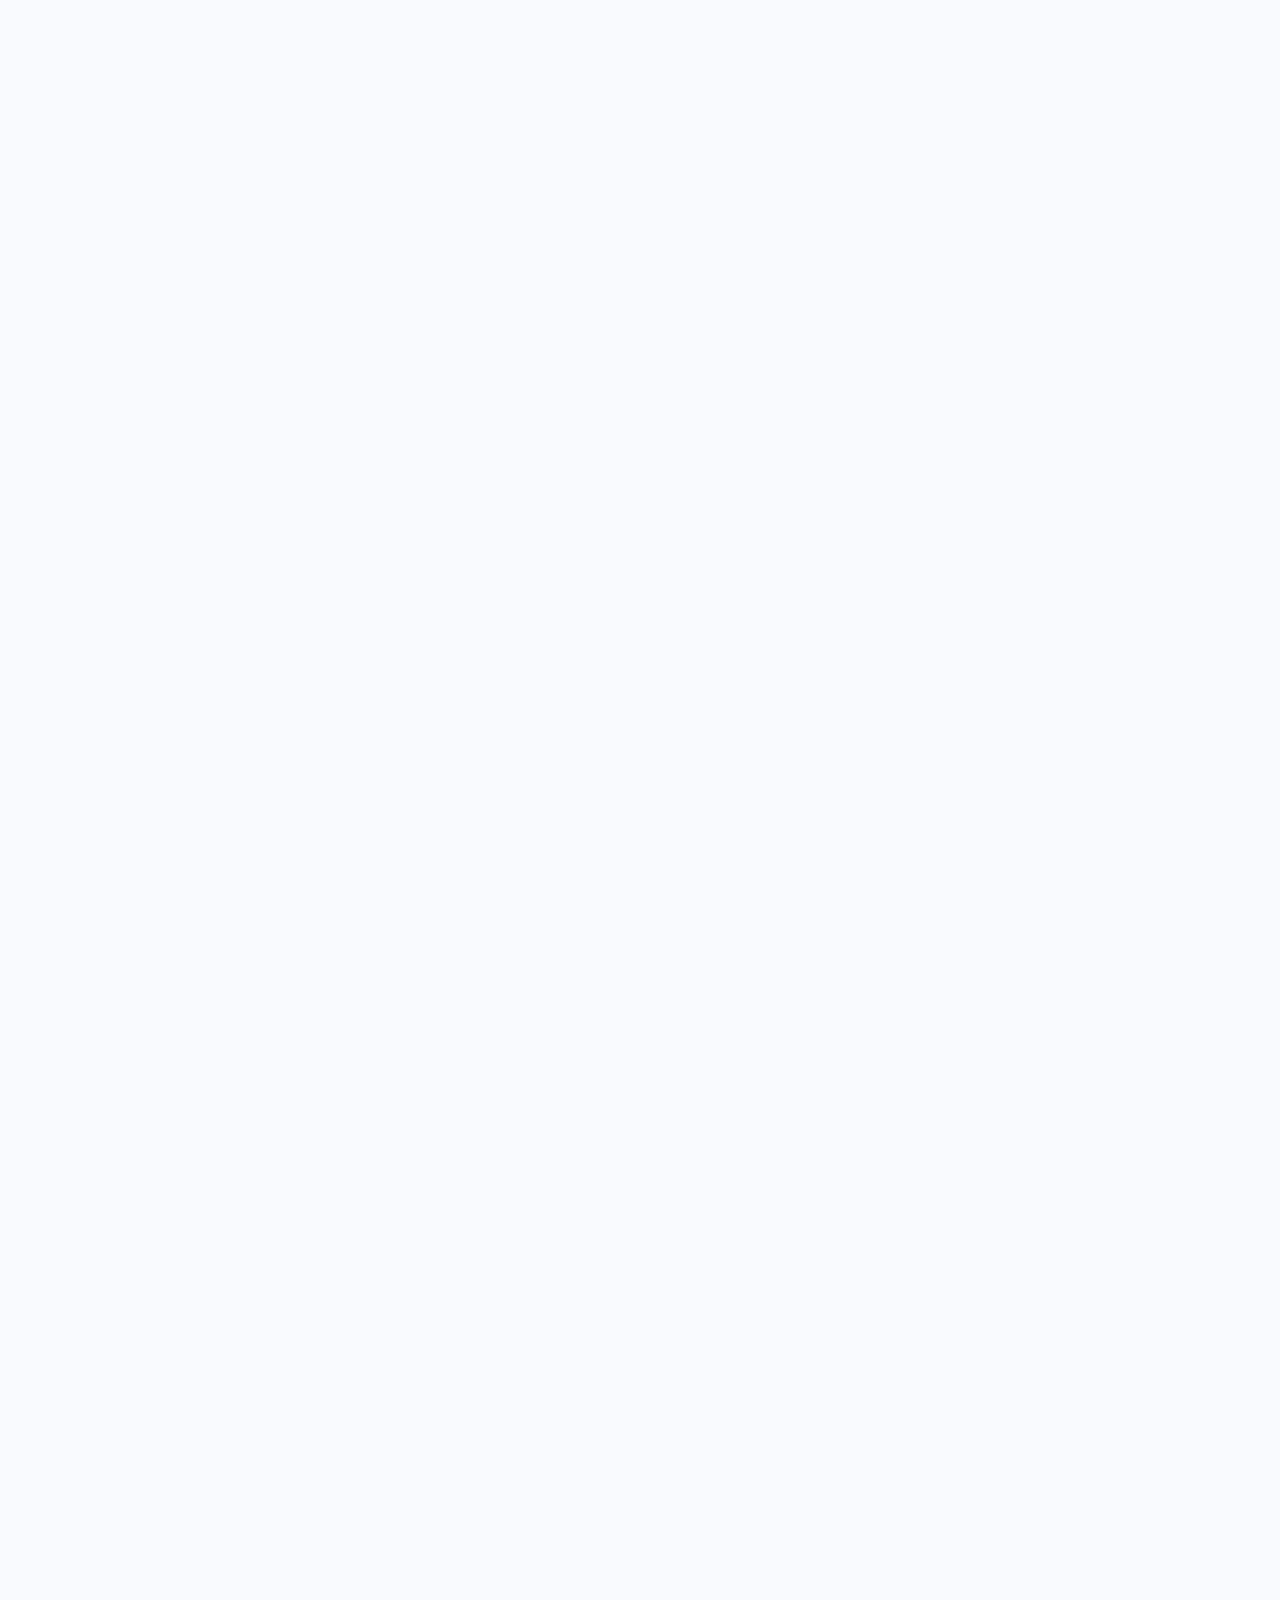
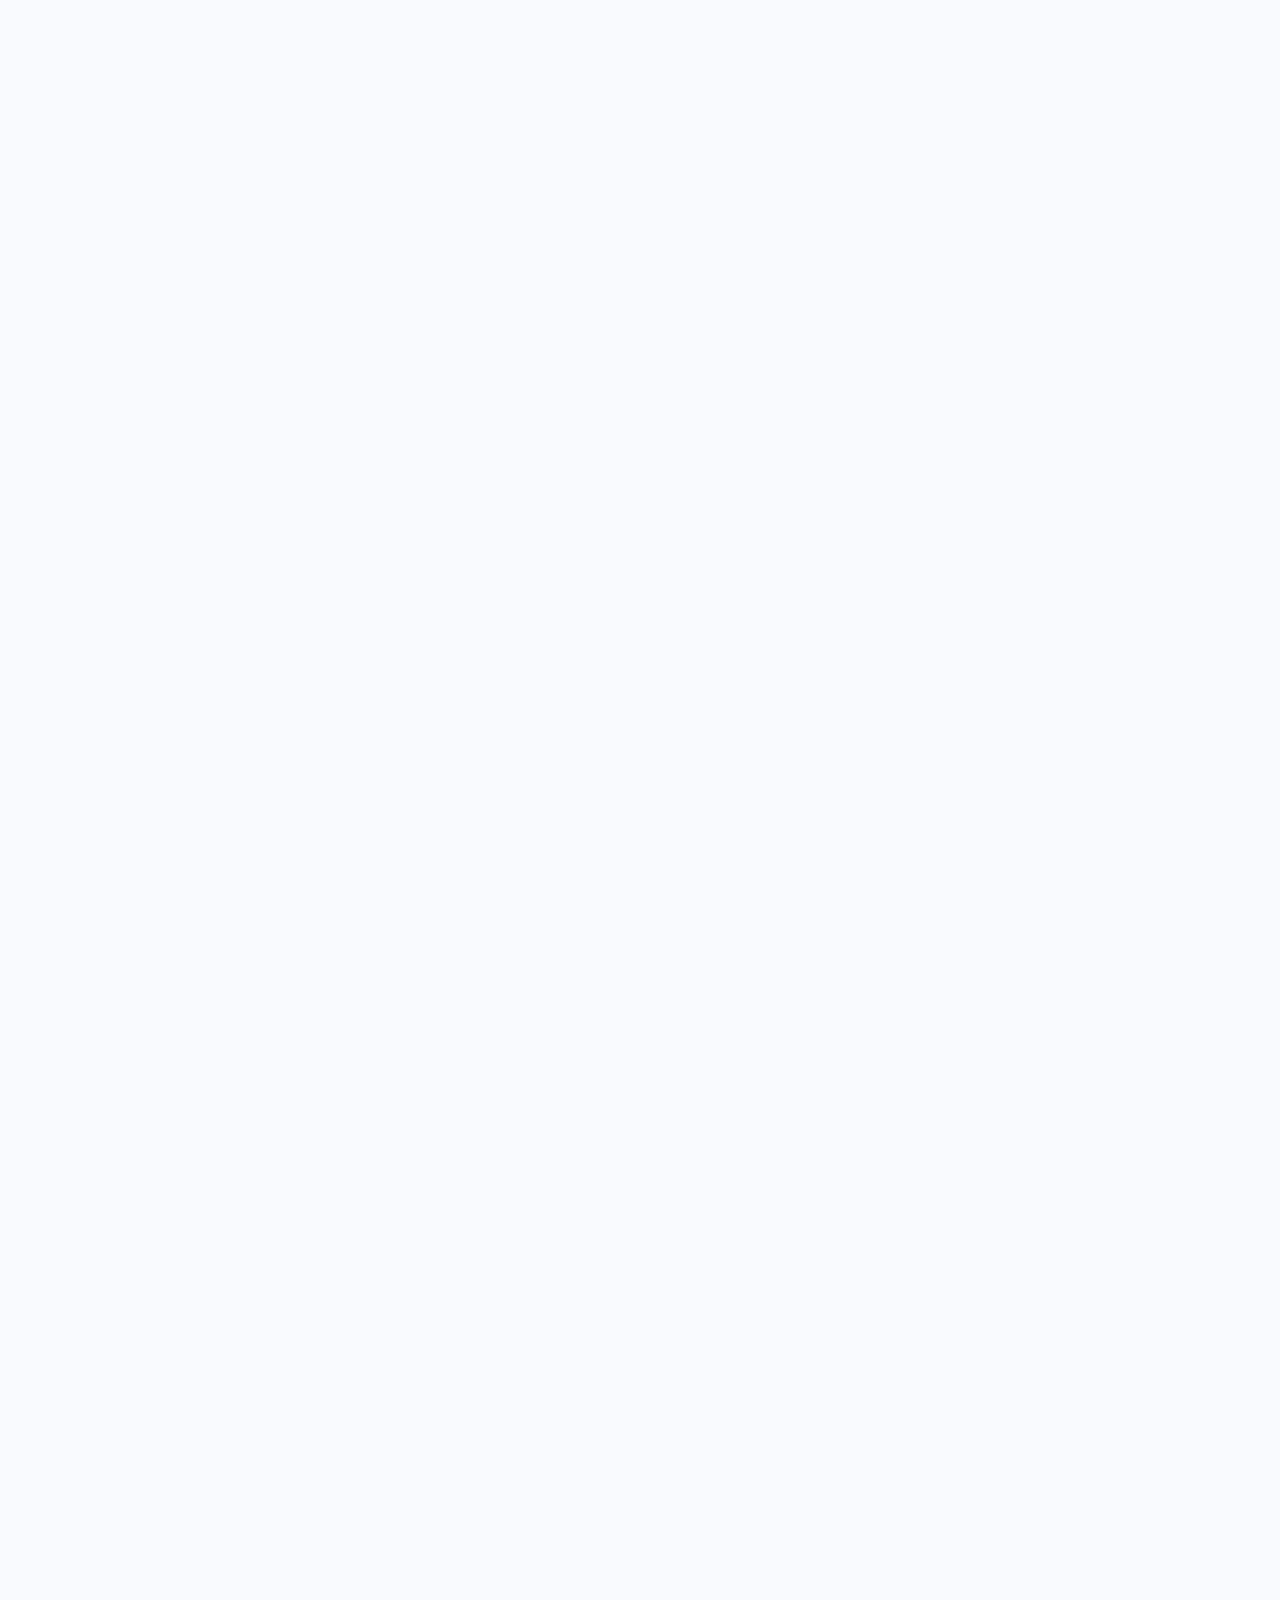
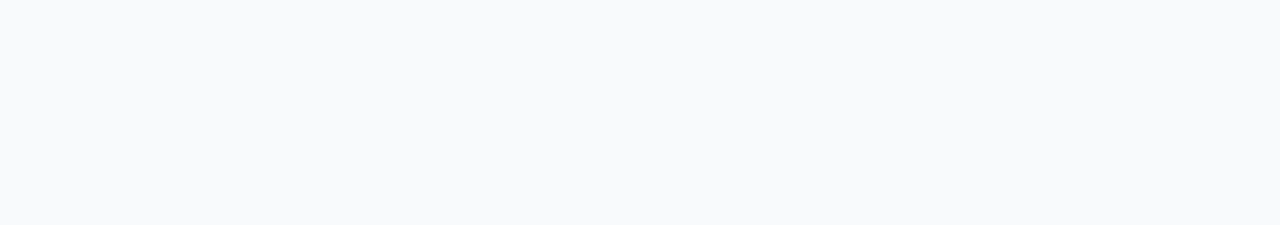
<file: committees.html>
<!DOCTYPE html>
<html lang="en">

<head>
  <meta charset="UTF-8" />
  <meta name="viewport" content="width=device-width, initial-scale=1.0" />
  <title>Committees - ICSIGT 2026</title>
  <link rel="stylesheet" href="css/styles.css" />
  <link rel="stylesheet" href="css/committees.css" />
</head>

<body>
  <!-- Logo Header with Navigation and Conference Title -->
  <section class="logo-header">
    <div class="logo-container">
      <img src="images/au-logo-1.png" alt="GPREC Logo" class="header-logo" />
      <div class="logo-text">
        <h1>GPREC <span class="conference-cross">×</span> ICSIGT 2026</h1>
      </div>
      <nav class="header-nav">
        <ul>
          <li><a href="index.html">HOME</a></li>
          <li><a href="committees.html" class="active">COMMITTEES</a></li>
          <li><a href="speakers.html">Keynote Speakers</a></li>
          <li><a href="call_for_papers.html">CALL FOR PAPERS</a></li>
          <li><a href="dates.html">IMPORTANT DATES</a></li>
          <li><a href="registration.html">REGISTRATION</a></li>
          <li><a href="contact.html">CONTACT</a></li>
        </ul>
      </nav>
    </div>
  </section>

 <section class="hero">
    <div class="hero-logo-section">
      <img src="images/logo_main.png" alt="Hero Logo" class="hero-logo" />
    </div>
    <div class="hero-container">
      <div class="hero-content">
        <h2 style="
  font-family: Poppins, Segoe UI, Arial, sans-serif;
  font-size: 2.4rem; /* increased */
  font-weight: 600;
  line-height: 1.35;
  color: #ffffff;
  text-align: center;
">
  <span style="
    font-size: 2.8rem; /* increased */
    font-weight: 700;
    color: #ffffff;
    margin-right: 0;
    white-space: nowrap;
  ">1<sup style="
      font-size: 60%;
      vertical-align: super;
      font-weight: 600;
  ">st</sup></span> International Conference on Sustainable Infrastructure and Geospatial Technologies
</h2>

        <h4><span class="highlight">ICSIGT - 2026</span></h4>
        <p>06 – 07 October 2026, GPREC, Kurnool, India (<span class="highlight">Online Mode</span>)</p>
      </div>
    </div>
  </section>
  
  <!-- Committees Section -->
  <!-- CHEIF PATRON -->
  <section class="committee">
    <h2>Committee</h2>
    <div class="committee-section">
      <h3>CHEIF PATRON</h3>
      <div class="committee-grid">
        <div class="committee-member">
          <p><span>Sri. G. Raghava Reddy </span><br>Managing Trustee,GPR Trust, Andhra Pradesh,
            India</p>
        </div>
         <div class="committee-member">
        <p><span>Sri. G. Ekambara Reddy </span><br>Trustee,GPR Trust, Andhra Pradesh,
            India</p>
         </div>
        <div class="committee-member">
          <p><span>Sri. P. Subba Reddy </span><br>Chairman, G. Pulla Reddy Engineering College (A), Andhra Pradesh,
            India </p>
        </div>
      </div>
    </div>
    <!-- PATRON -->
    <div class="committee-section">
      <h3> PATRON</h3>
      <div class="committee-grid">
        <div class="committee-member"> 
<p><span> Dr. B. Sreenivasa Reddy 
            </span><br> Principal, G. Pulla Reddy Engineering College (A) Kurnool, A.P, India</p>
        </div>
          <div class="committee-member">
<p><span> Dr. B. Veera Bhadra Reddy 
            </span><br> Vice-Principal, G. Pulla Reddy Engineering College (A) Kurnool, A.P, India</p>          
        </div>
      </div>
    </div>
    <!-- Steering CC -->
    <div class="committee-section">
      <h3>STEERING COMMITTEE</h3>
      <div class="committee-grid">
        <div class="committee-member">
           <p><span>Dr. K. Chinnapa Reddy
            </span><br>Professor & HOD of Civil Engineering Department, G. Pulla Reddy Engineering College (A), Andhra Pradesh,
            India</p>
        </div>
        

        <div class="committee-member">
          <p><span>Dr. T.Bramhananda Reddy
            </span><br>Dean of R&D Cell, G. Pulla Reddy Engineering College (A), Andhra Pradesh,
            India</p>
        </div> 
 <div class="committee-member">
          <p><span>Dr. B.J.S. Varaprasad
            </span><br>Professor & Associate HOD of Civil Engineering Department, G. Pulla Reddy Engineering College (A), Andhra Pradesh,
            India</p>
        </div>
        
      </div>
    </div>
       
    <!-- general chair -->
    <div class="committee-section">
      <h3>General Chair</h3>
      <div class="committee-grid">
        <div class="committee-member">
          <p><span>Dr. K. Tharani</span><br>Assistant Professor, G. Pulla Reddy Engineering College (A), Andhra Pradesh,
            India</p>
        </div>
        <div class="committee-member">
          <p><span>Dr. E. Ganesh</span><br>Assistant Professor, G. Pulla Reddy Engineering College (A), Andhra Pradesh,
            India</p>
        </div>
        <div class="committee-member">
          <p><span>Sri. M. Santosh Kumar</span><br>Assistant Professor, G. Pulla Reddy Engineering College (A), Andhra
            Pradesh,
            India</p>
        </div>
      </div>
    </div>

    <!-- Programme Chair-->

    <div class="committee-section">
      <h3>Programme Chair</h3>
      <div class="committee-grid">
        <div class="committee-member">
          <p><span>Sri. Y. Yaswanth Kumar</span><br>Assistant Professor, G. Pulla Reddy Engineering College (A), Andhra
            Pradesh, India</p>
        </div>
        <div class="committee-member">
          <p><span>Ms. C. Bala Sai</span><br>Assistant Professor, G. Pulla Reddy Engineering College (A), Andhra
            Pradesh, India</p>
        </div>
        <div class="committee-member">
          <p><span>Ms. J. Sravani </span><br>Assistant Professor, G. Pulla Reddy Engineering College (A), Andhra
            Pradesh, India</p>
        </div>
      </div>
    </div>
    <!-- Technical Advisory Committee:-->

    <div class="committee-section">
      <h3>Technical Advisory Committee </h3>

      <div class="committee-grid">
        <div class="committee-member">
          <p><span>Dr. Jyant Kumar</span><br>
            Professor, IISC Bangalore, India</p>
        </div>

        <div class="committee-member">
          <p><span>Dr. Gangolu Appa Rao</span><br>
            Professor, IIT Madras, India</p>
        </div>

        <div class="committee-member">
          <p><span>Dr. P. Hari Prasada Reddy</span><br>
            Professor, NIT Warangal, India</p>
        </div>

        <div class="committee-member">
          <p><span>Dr. M. Heera Lal</span><br>
            Professor, NIT Warangal, India</p>
        </div>

        <div class="committee-member">
          <p><span>Dr. Siragam Adiseshu</span><br>
            Professor, Andhra University, India</p>
        </div>

        <div class="committee-member">
          <p><span>Dr. P. V. V. Satyanarayana</span><br>
            Professor, Andhra University, India</p>
        </div>

        <div class="committee-member">
          <p><span>Dr. Blessen Skariah Thomas</span><br>
            Associate Professor, Prince Mohammad Bin Fahd University, Saudi Arabia</p>
        </div>

        <div class="committee-member">
          <p><span>Dr. Norazura Binti Muhamad Bunnori</span><br>
            Associate Professor, University of Malaya, Malaysia</p>
        </div>

        <div class="committee-member">
          <p><span>Dr. Balaji Devaraju</span><br>
            Associate Professor, IIT Kanpur, India</p>
        </div>

        <div class="committee-member">
          <p><span>Dr. Bendadi Hanumantha Rao</span><br>
            Associate Professor, IIT Bhubaneswar, India</p>
        </div>

        <div class="committee-member">
          <p><span>Dr. S. Shankar</span><br>
            Associate Professor, NIT Warangal, India</p>
        </div>

        <div class="committee-member">
          <p><span>Dr. Bramha Dutt Vishwakarma</span><br>
            Assistant Professor, IISC Bangalore, India</p>
        </div>

        <div class="committee-member">
          <p><span>Dr. S. Ambika</span><br>
            Assistant Professor, IIT Hyderabad, India</p>
        </div>

        <div class="committee-member">
          <p><span>Dr. Vema Vamsi Krishna</span><br>
            Assistant Professor, NIT Warangal, India</p>
        </div>

        <div class="committee-member">
          <p><span>Dr. Ayush Meena</span><br>
            Assistant Professor, Poornima College of Engineering, India</p>
        </div>

        <div class="committee-member">
          <p><span>Dr. Pavitra Kumar</span><br>
            Lecturer, Manchester Metropolitan University, UK</p>
        </div>

        <div class="committee-member">
          <p><span>Dr. Abhishek Chakraborty</span><br>
            Scientist, NRSC Hyderabad, India</p>
        </div>

      </div>
    </div>



    <!--Organising committee member-->
    <div class="committee-section">
      <h3>ORGANISING COMMITTEE</h3>
      <div class="committee-grid">


        <div class="committee-member">
          <p><span>Dr. T. Chandra Sekhara Reddy</span><br>
            Professor, G. Pulla Reddy Engineering College (A), Andhra Pradesh, India</p>
        </div>

        <div class="committee-member">
          <p><span>Dr. K.V.S Gopal Krishna Sastry</span><br>
            Professor, G. Pulla Reddy Engineering College (A), Andhra Pradesh, India</p>
        </div>

        <div class="committee-member">
          <p><span>Dr. J.V Gurumurthy</span><br>
            Professor, G. Pulla Reddy Engineering College (A), Andhra Pradesh, India</p>
        </div>

        <div class="committee-member">
          <p><span>Dr. E. Sanjeeva Rayudu</span><br>
            Associate Professor, G. Pulla Reddy Engineering College (A), Andhra Pradesh, India</p>
        </div>

        <div class="committee-member">
          <p><span>Dr. M. Deepak</span><br>
            Associate Professor, G. Pulla Reddy Engineering College (A), Andhra Pradesh, India</p>
        </div>

        <div class="committee-member">
          <p><span>Dr. Sowjanya</span><br>
            Assistant Professor, G. Pulla Reddy Engineering College (A), Andhra Pradesh, India</p>
        </div>

        <div class="committee-member">
          <p><span>Sri. K. Visweswara Rao</span><br>
            Assistant Professor, G. Pulla Reddy Engineering College (A), Andhra Pradesh, India</p>
        </div>

        <div class="committee-member">
          <p><span>Dr. P. Lakshmi Sruthi</span><br>
            Assistant Professor, G. Pulla Reddy Engineering College (A), Andhra Pradesh, India</p>
        </div>

        <div class="committee-member">
          <p><span>Dr. Ramireddy Susmitha</span><br>
            Assistant Professor, G. Pulla Reddy Engineering College (A), Andhra Pradesh, India</p>
        </div>

        <div class="committee-member">
          <p><span>Sri. Pathangi Eswanth</span><br>
            Assistant Professor, G. Pulla Reddy Engineering College (A), Andhra Pradesh, India</p>
        </div>

        <div class="committee-member">
          <p><span>Sri. S.V. Garata Reddy</span><br>
            Assistant Professor, G. Pulla Reddy Engineering College (A), Andhra Pradesh, India</p>
        </div>

        <div class="committee-member">
          <p><span>Sri. M. Preetham Siddhartha Reddy</span><br>
            Assistant Professor, G. Pulla Reddy Engineering College (A), Andhra Pradesh, India</p>
        </div>

        <div class="committee-member">
          <p><span>Sri. Putturu Manoj Kumar</span><br>
            Assistant Professor, G. Pulla Reddy Engineering College (A), Andhra Pradesh, India</p>
        </div>

        <div class="committee-member">
          <p><span>Dr. K. Satish Kumar</span><br>
            Assistant Professor, G. Pulla Reddy Engineering College (A), Andhra Pradesh, India</p>
        </div>

        <div class="committee-member">
          <p><span>Sri. Kota Sudhakar Reddy</span><br>
            Assistant Professor, G. Pulla Reddy Engineering College (A), Andhra Pradesh, India</p>
        </div>

        <div class="committee-member">
          <p><span>Sri. Mahendrakar Hemanth Kumar</span><br>
            Assistant Professor, G. Pulla Reddy Engineering College (A), Andhra Pradesh, India</p>
        </div>

        <div class="committee-member">
          <p><span>Ms. N. G. Kalyani</span><br>
            Assistant Professor, G. Pulla Reddy Engineering College (A), Andhra Pradesh, India</p>
        </div>

        <div class="committee-member">
          <p><span>Dr. D. Sreenivasulu</span><br>
            Assistant Professor, G. Pulla Reddy Engineering College (A), Andhra Pradesh, India</p>
        </div>

        <div class="committee-member">
          <p><span>Dr. K. V. Siva Krishna Reddy</span><br>
            Assistant Professor, G. Pulla Reddy Engineering College (A), Andhra Pradesh, India</p>
        </div>


      </div>
    </div>

  </section>

  <!-- Logos Section -->
  <section class="logos">
    <img src="images/logo.png" alt="GPREC" />
  </section>

  <!-- Footer Section -->
  <footer>
    <p>&copy; 2026 GPREC. All Rights Reserved.</p>
  </footer>
</body>

</html>
</file>
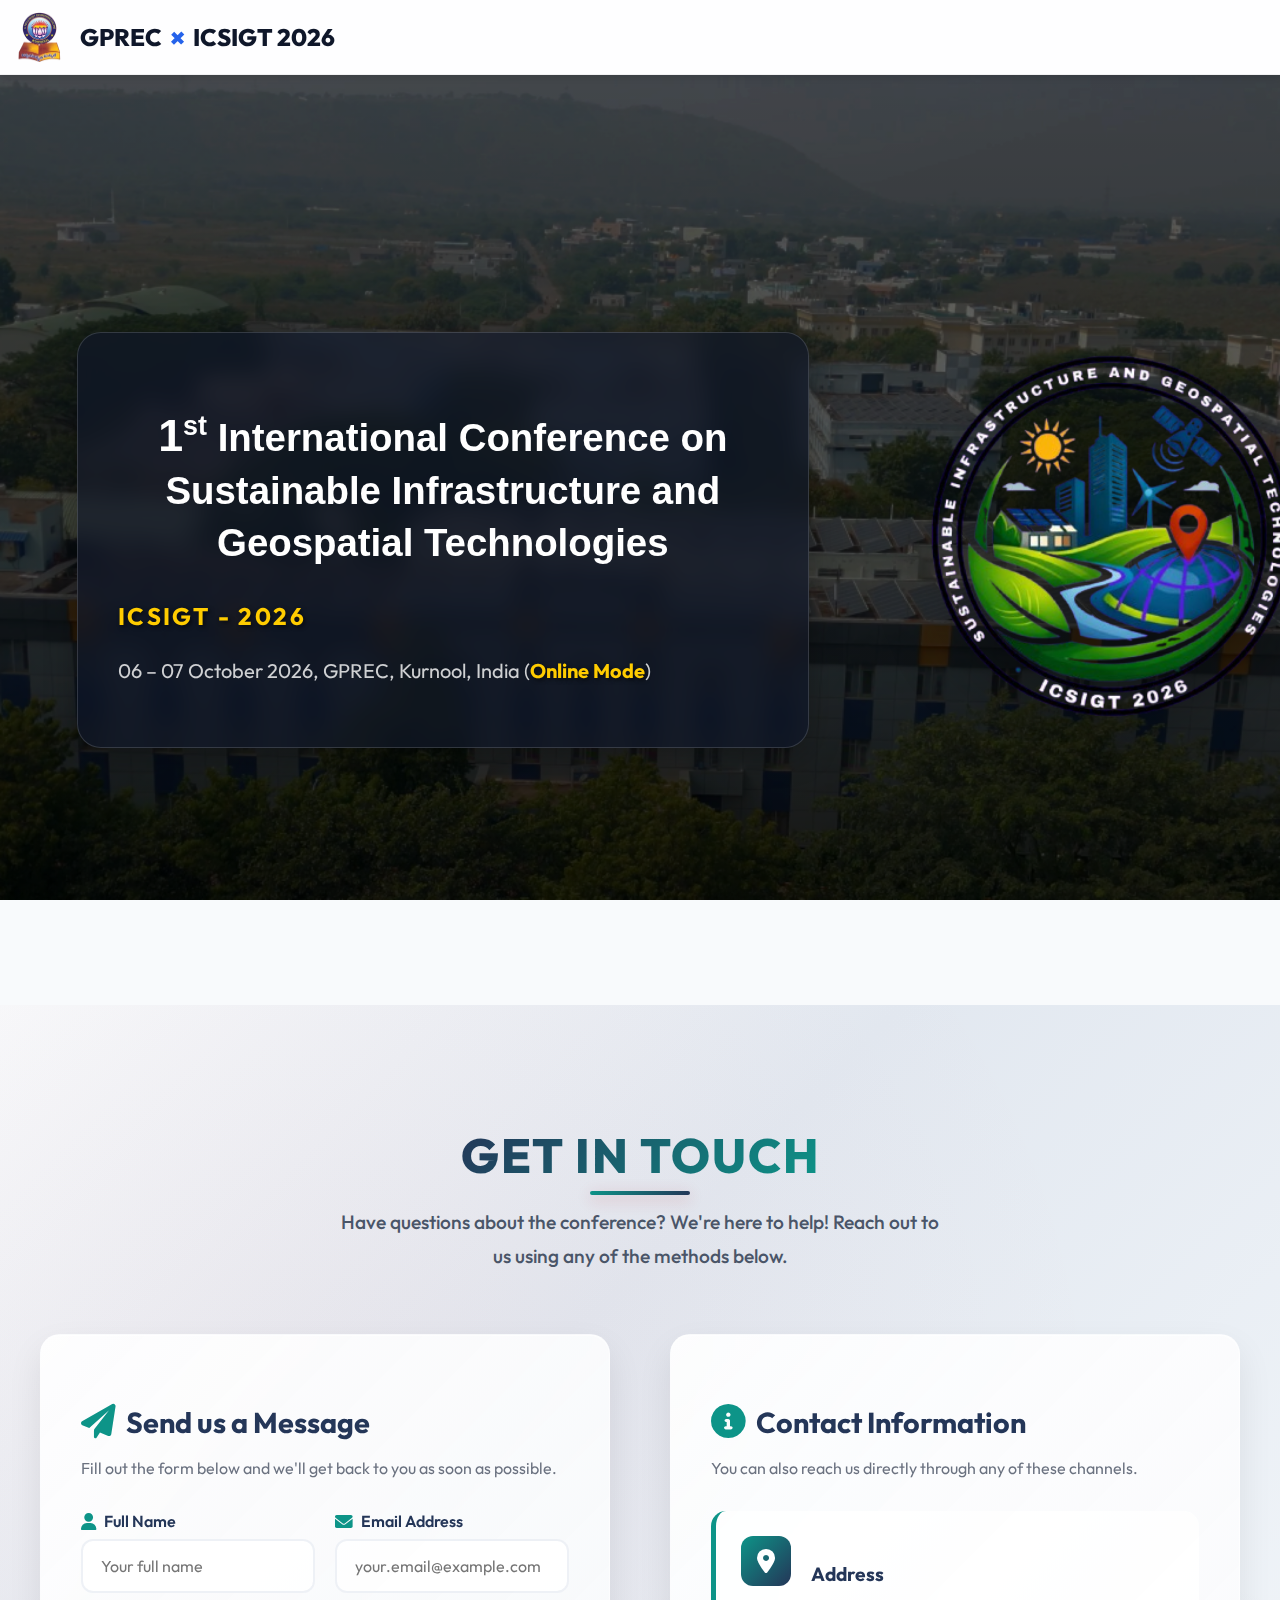
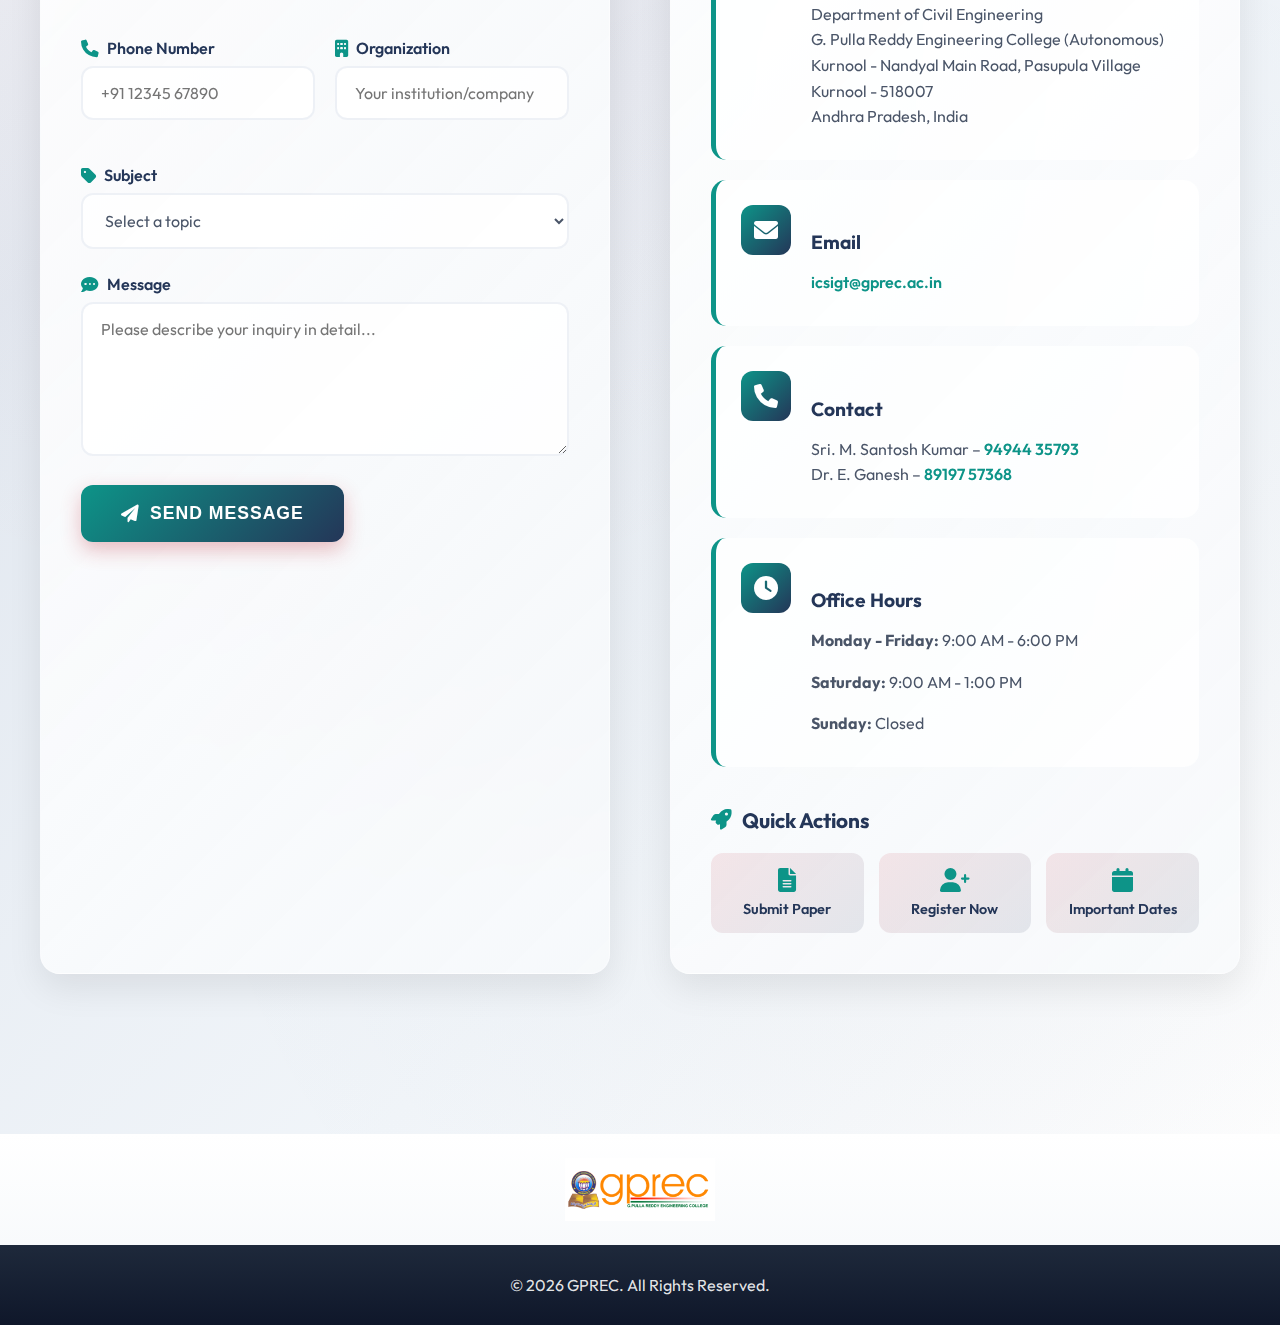
<file: contact.html>
<!DOCTYPE html>
<html lang="en">

<head>
    <meta charset="UTF-8">
    <meta name="viewport" content="width=device-width, initial-scale=1.0">
    <title>Contact - ICSIGT 2026</title>
    <link rel="stylesheet" href="css/styles.css">
    <link rel="stylesheet" href="css/contact.css">
    <link href="https://fonts.googleapis.com/css2?family=Inter:wght@300;400;500;600;700;800&display=swap"
        rel="stylesheet">
    <link rel="stylesheet" href="https://cdnjs.cloudflare.com/ajax/libs/font-awesome/6.0.0/css/all.min.css">
</head>

<body>
    <section class="logo-header">
        <div class="logo-container">
            <img src="images/au-logo-1.png" alt="GPREC Logo" class="header-logo" />
            <div class="logo-text">
                <h1>GPREC <span class="conference-cross">×</span> ICSIGT 2026</h1>
            </div>
            <nav class="header-nav">
                <ul>
                    <li><a href="index.html">HOME</a></li>
                    <li><a href="committees.html">COMMITTEES</a></li>
                    <li><a href="speakers.html">Keynote Speakers</a></li>
                    <li><a href="call_for_papers.html">CALL FOR PAPERS</a></li>
                    <li><a href="dates.html">IMPORTANT DATES</a></li>
                    <li><a href="registration.html">REGISTRATION</a></li>
                    <li><a href="contact.html" class="active">CONTACT</a></li>
                </ul>
            </nav>
        </div>
    </section>

   <section class="hero">
    <div class="hero-logo-section">
      <img src="images/logo_main.png" alt="Hero Logo" class="hero-logo" />
    </div>
    <div class="hero-container">
      <div class="hero-content">
        <h2 style="
  font-family: Poppins, Segoe UI, Arial, sans-serif;
  font-size: 2.4rem; /* increased */
  font-weight: 600;
  line-height: 1.35;
  color: #ffffff;
  text-align: center;
">
  <span style="
    font-size: 2.8rem; /* increased */
    font-weight: 700;
    color: #ffffff;
    margin-right: 0;
    white-space: nowrap;
  ">1<sup style="
      font-size: 60%;
      vertical-align: super;
      font-weight: 600;
  ">st</sup></span> International Conference on Sustainable Infrastructure and Geospatial Technologies
</h2>

        <h4><span class="highlight">ICSIGT - 2026</span></h4>
        <p>06 – 07 October 2026, GPREC, Kurnool, India (<span class="highlight">Online Mode</span>)</p>
      </div>
    </div>
  </section>
  

    <section class="contact">
        <div class="contact-container">
            <div class="contact-header">
                <h2>Get In Touch</h2>
                <p class="contact-subtitle">Have questions about the conference? We're here to help! Reach out to us
                    using any of the methods below.</p>
            </div>

            <div class="contact-grid">
                <div class="contact-form-section">
                    <div class="section-header">
                        <h3><i class="fas fa-paper-plane"></i> Send us a Message</h3>
                        <p>Fill out the form below and we'll get back to you as soon as possible.</p>
                    </div>

                    <form class="contact-form" action="https://formspree.io/f/xjgrdwez" method="POST">
                        <div class="form-row">
                            <div class="form-group">
                                <label for="name"><i class="fas fa-user"></i> Full Name</label>
                                <input type="text" id="name" name="name" placeholder="Your full name" required>
                            </div>
                            <div class="form-group">
                                <label for="email"><i class="fas fa-envelope"></i> Email Address</label>
                                <input type="email" id="email" name="email" placeholder="your.email@example.com"
                                    required>
                            </div>
                        </div>

                        <div class="form-row">
                            <div class="form-group">
                                <label for="phone"><i class="fas fa-phone"></i> Phone Number</label>
                                <input type="tel" id="phone" name="phone" placeholder="+91 12345 67890">
                            </div>
                            <div class="form-group">
                                <label for="organization"><i class="fas fa-building"></i> Organization</label>
                                <input type="text" id="organization" name="organization"
                                    placeholder="Your institution/company">
                            </div>
                        </div>

                        <div class="form-group">
                            <label for="subject"><i class="fas fa-tag"></i> Subject</label>
                            <select id="subject" name="subject" required>
                                <option value="">Select a topic</option>
                                <option value="paper-submission">Paper Submission</option>
                                <option value="registration">Registration</option>
                                <option value="accommodation">Accommodation</option>
                                <option value="sponsorship">Sponsorship</option>
                                <option value="technical">Technical Support</option>
                                <option value="general">General Inquiry</option>
                            </select>
                        </div>

                        <div class="form-group">
                            <label for="message"><i class="fas fa-comment-dots"></i> Message</label>
                            <textarea id="message" name="message" rows="6"
                                placeholder="Please describe your inquiry in detail..." required></textarea>
                        </div>

                        <button type="submit" class="submit-btn">
                            <i class="fas fa-paper-plane"></i>
                            Send Message
                        </button>
                    </form>
                </div>

                <div class="contact-info-section">
                    <div class="section-header">
                        <h3><i class="fas fa-info-circle"></i> Contact Information</h3>
                        <p>You can also reach us directly through any of these channels.</p>
                    </div>

                    <div class="contact-methods">
                        <div class="contact-method">
                            <div class="method-icon">
                                <i class="fas fa-map-marker-alt"></i>
                            </div>
                            <div class="method-content">
                                <h4>Address</h4>
                                <p>Department of Civil Engineering<br>
                                    G. Pulla Reddy Engineering College (Autonomous)<br>
                                    Kurnool - Nandyal Main Road, Pasupula Village<br>
                                    Kurnool - 518007<br>
                                    Andhra Pradesh, India</p>
                            </div>
                        </div>

                        <div class="contact-method">
                            <div class="method-icon">
                                <i class="fas fa-envelope"></i>
                            </div>
                            <div class="method-content">
                                <h4>Email</h4>
                                <p><a href="mailto:icsigt@gprec.ac.in">icsigt@gprec.ac.in</a></p>
                            </div>
                        </div>

                       <div class="contact-method">
    <div class="method-icon">
        <i class="fa fa-phone"></i>
    </div>
    <div class="method-content">
        <h4>Contact</h4>
        <p>
            Sri. M. Santosh Kumar – <a href="tel:9494435793">94944 35793</a><br>
            Dr. E. Ganesh – <a href="tel:8919757368">89197 57368</a>
        </p>
    </div>
</div>

                        <div class="contact-method">
                            <div class="method-icon">
                                <i class="fas fa-clock"></i>
                            </div>
                            <div class="method-content">
                                <h4>Office Hours</h4>
                                <p><strong>Monday - Friday:</strong> 9:00 AM - 6:00 PM</p>
                                <p><strong>Saturday:</strong> 9:00 AM - 1:00 PM</p>
                                <p><strong>Sunday:</strong> Closed</p>
                            </div>
                        </div>
                    </div>

                    <div class="quick-actions">
                        <h4><i class="fas fa-rocket"></i> Quick Actions</h4>
                        <div class="action-buttons">
                            <a href="call_for_papers.html" class="action-btn">
                                <i class="fas fa-file-alt"></i>
                                Submit Paper
                            </a>
                            <a href="registration.html" class="action-btn">
                                <i class="fas fa-user-plus"></i>
                                Register Now
                            </a>
                            <a href="dates.html" class="action-btn">
                                <i class="fas fa-calendar"></i>
                                Important Dates
                            </a>
                        </div>
                    </div>
                </div>
            </div>
        </div>
    </section>

    <section class="logos">
        <img src="images/logo.png" alt="GPREC" />
    </section>

    <footer>
        <p>© 2026 GPREC. All Rights Reserved.</p>
    </footer>
</body>

</html>
</file>
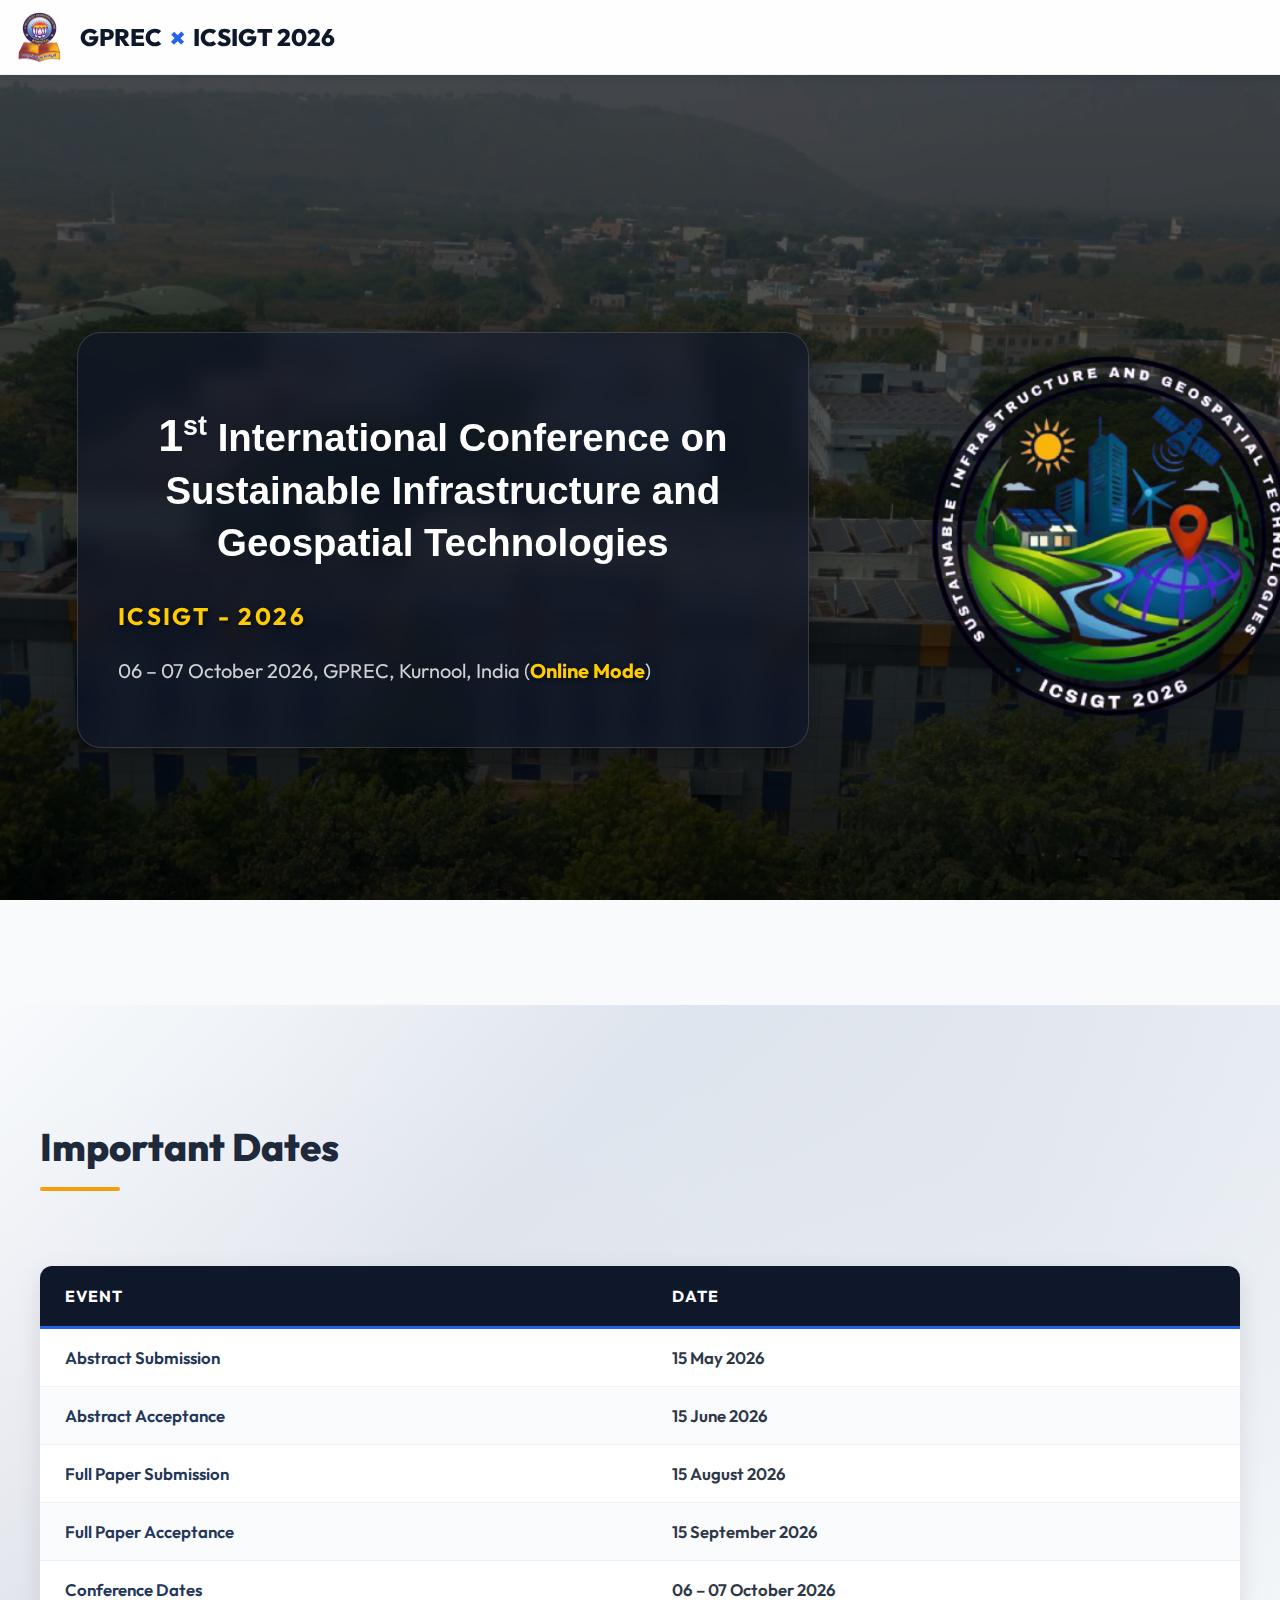
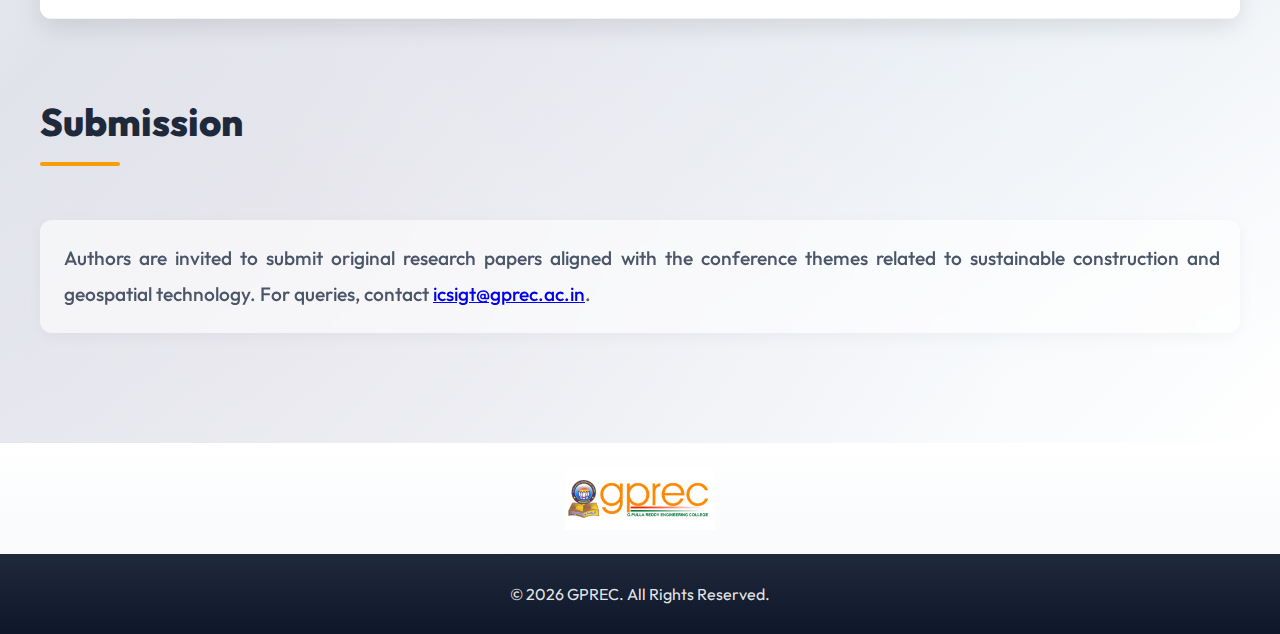
<file: dates.html>
<!DOCTYPE html>
<html lang="en">

<head>
  <meta charset="UTF-8">
  <meta name="viewport" content="width=device-width, initial-scale=1.0">
  <title>Important Dates - ICSIGT 2026</title>
  <link rel="stylesheet" href="css/styles.css">
  <link rel="stylesheet" href="css/dates.css">
</head>

<body>
  <!-- Logo Header with Navigation and Conference Title -->
  <section class="logo-header">
    <div class="logo-container">
      <img src="images/au-logo-1.png" alt="GPREC Logo" class="header-logo" />
      <div class="logo-text">
        <h1>GPREC <span class="conference-cross">×</span> ICSIGT 2026</h1>
      </div>
      <nav class="header-nav">
        <ul>
          <li><a href="index.html">HOME</a></li>
          <li><a href="committees.html">COMMITTEES</a></li>
          <li><a href="speakers.html">Keynote Speakers</a></li>
          <li><a href="call_for_papers.html">CALL FOR PAPERS</a></li>
          <li><a href="dates.html " class="active">IMPORTANT DATES</a></li>
          <li><a href="registration.html">REGISTRATION</a></li>
          <li><a href="contact.html">CONTACT</a></li>
        </ul>
      </nav>
    </div>
  </section>

   <section class="hero">
    <div class="hero-logo-section">
      <img src="images/logo_main.png" alt="Hero Logo" class="hero-logo" />
    </div>
    <div class="hero-container">
      <div class="hero-content">
        <h2 style="
  font-family: Poppins, Segoe UI, Arial, sans-serif;
  font-size: 2.4rem; /* increased */
  font-weight: 600;
  line-height: 1.35;
  color: #ffffff;
  text-align: center;
">
  <span style="
    font-size: 2.8rem; /* increased */
    font-weight: 700;
    color: #ffffff;
    margin-right: 0;
    white-space: nowrap;
  ">1<sup style="
      font-size: 60%;
      vertical-align: super;
      font-weight: 600;
  ">st</sup></span> International Conference on Sustainable Infrastructure and Geospatial Technologies
</h2>

        <h4><span class="highlight">ICSIGT - 2026</span></h4>
        <p>06 – 07 October 2026, GPREC, Kurnool, India (<span class="highlight">Online Mode</span>)</p>
      </div>
    </div>
  </section>
  
  <section class="paper-submission">
    <div class="container">
      <h3>Important Dates</h3>
      <table>
        <thead>
          <tr>
            <th>Event</th>
            <th>Date</th>
          </tr>
        </thead>
        <tbody>
          <tr>
            <td>Abstract Submission</td>
            <td>15 May 2026</td>
          </tr>
          <tr>
            <td>Abstract Acceptance</td>
            <td>15 June 2026</td>
          </tr>
          <tr>
            <td>Full Paper Submission</td>
            <td>15 August 2026</td>
          </tr>
          <tr>
            <td>Full Paper Acceptance</td>
            <td>15 September 2026</td>
          </tr>
          <tr>
            <td>Conference Dates</td>
            <td> 06 – 07 October 2026</td>
          </tr>
        </tbody>
      </table>

      <h3>Submission</h3>
      <p>
        Authors are invited to submit original research papers aligned with the conference themes related to sustainable
        construction and geospatial technology. For queries, contact <a
          href="mailto:icsigt@gprec.ac.in">icsigt@gprec.ac.in</a>.
      </p>
    </div>
  </section>


  <!-- Logos Section -->
  <section class="logos">
    <img src="images/logo.png" alt="GPREC" />
  </section>

  <footer>
    <p>&copy; 2026 GPREC. All Rights Reserved.</p>
  </footer>
</body>

</html>
</file>
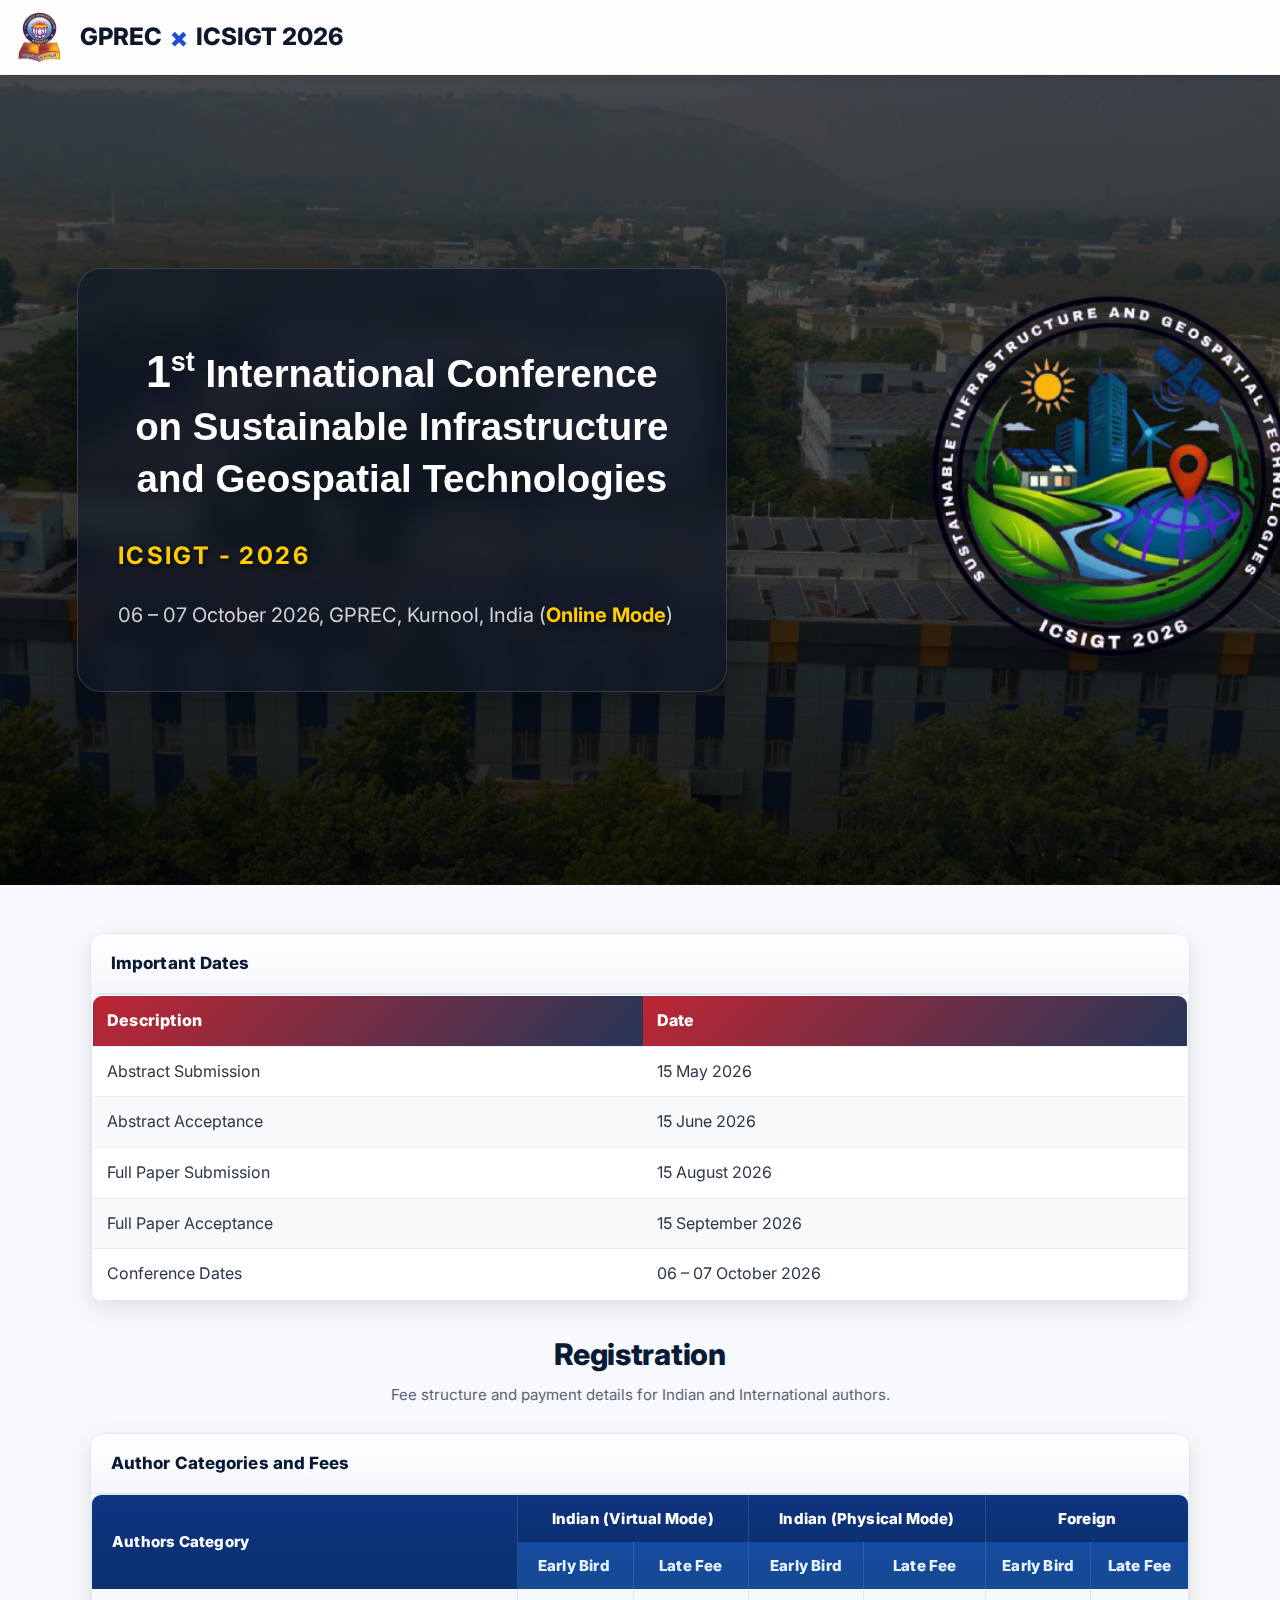
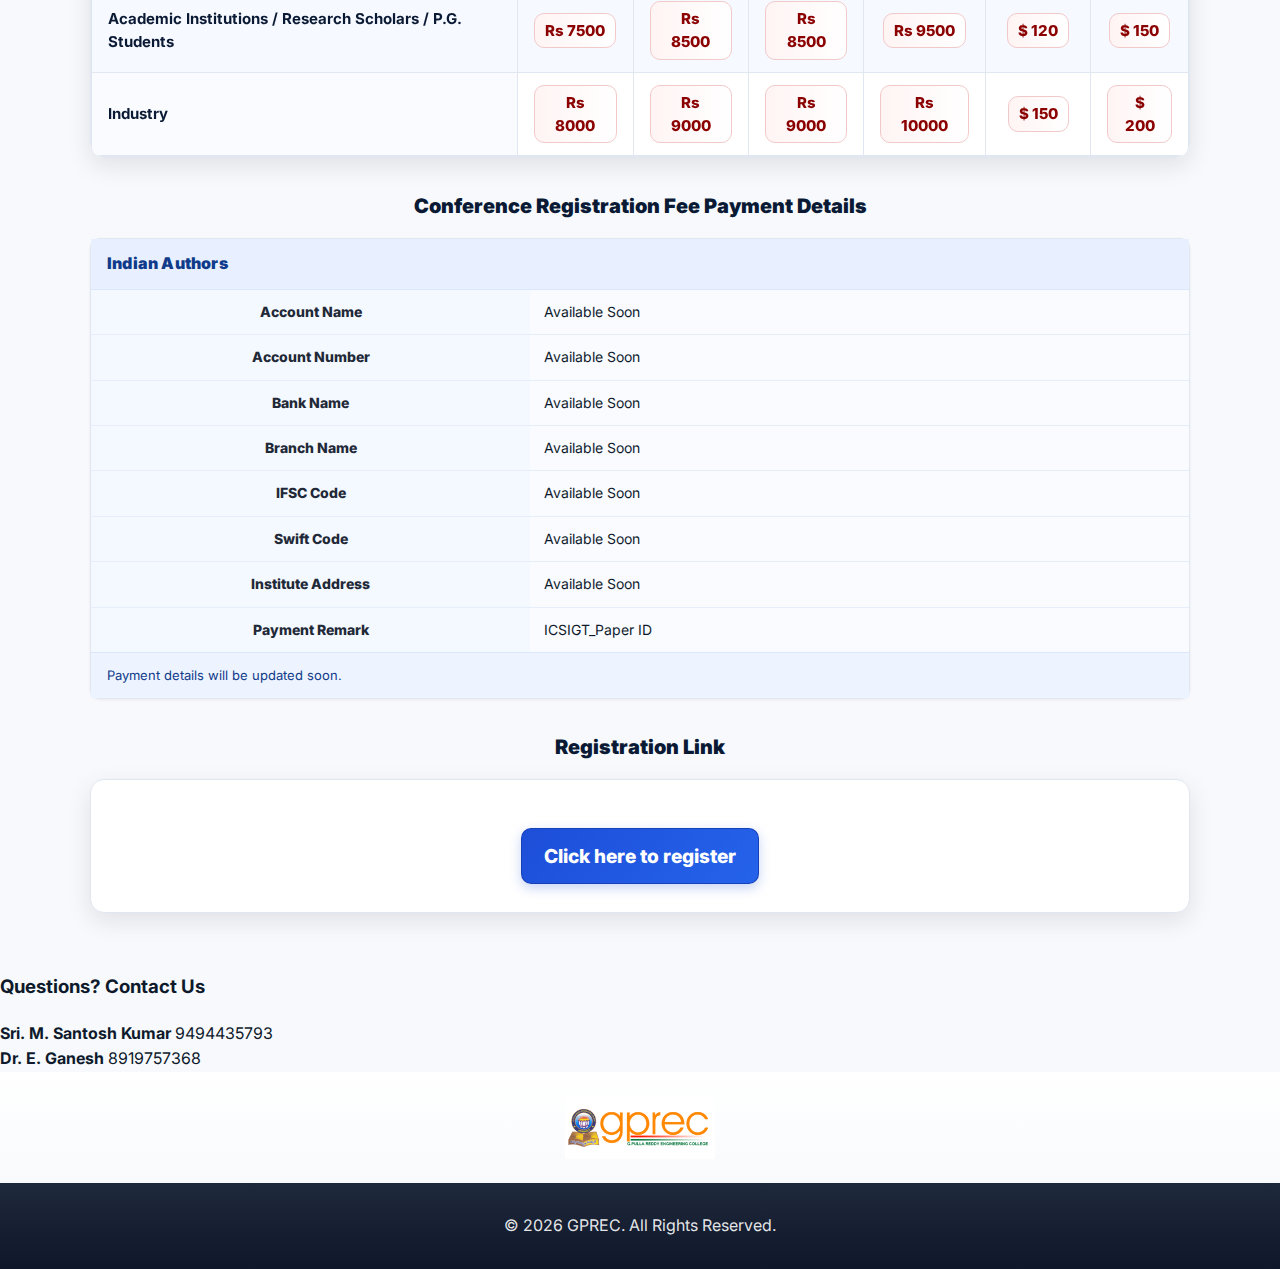
<file: reg.html>
<!DOCTYPE html>
<html lang="en">

<head>
    <meta charset="UTF-8">
    <meta name="viewport" content="width=device-width, initial-scale=1.0">
    <title>Registration - ICSIGT 2026</title>
    <link rel="stylesheet" href="css/styles.css">
    <link rel="stylesheet" href="css/reg.css">
    <link href="https://fonts.googleapis.com/css2?family=Inter:wght@300;400;500;600;700;800&display=swap"
        rel="stylesheet">
</head>

<body>
    <!-- Logo Header with Navigation and Conference Title -->
    <section class="logo-header">
        <div class="logo-container">
            <img src="images/au-logo-1.png" alt="GPREC Logo" class="header-logo" />
            <div class="logo-text">
                <h1>GPREC <span class="conference-cross">×</span> ICSIGT 2026</h1>
            </div>
            <nav class="header-nav">
                <ul>
                    <li><a href="index.html">HOME</a></li>
                    <li><a href="committees.html">COMMITTEES</a></li>
                    <li><a href="speakers.html">Keynote Speakers</a></li>
                    <li><a href="call_for_papers.html">CALL FOR PAPERS</a></li>
                    <li><a href="dates.html">IMPORTANT DATES</a></li>
                    <li><a href="registration.html" class="active">REGISTRATION</a></li>
                    <li><a href="contact.html">CONTACT</a></li>
                </ul>
            </nav>
        </div>
    </section>

 <section class="hero">
    <div class="hero-logo-section">
      <img src="images/logo_main.png" alt="Hero Logo" class="hero-logo" />
    </div>
    <div class="hero-container">
      <div class="hero-content">
        <h2 style="
  font-family: Poppins, Segoe UI, Arial, sans-serif;
  font-size: 2.4rem; /* increased */
  font-weight: 600;
  line-height: 1.35;
  color: #ffffff;
  text-align: center;
">
  <span style="
    font-size: 2.8rem; /* increased */
    font-weight: 700;
    color: #ffffff;
    margin-right: 0;
    white-space: nowrap;
  ">1<sup style="
      font-size: 60%;
      vertical-align: super;
      font-weight: 600;
  ">st</sup></span> International Conference on Sustainable Infrastructure and Geospatial Technologies
</h2>

        <h4><span class="highlight">ICSIGT - 2026</span></h4>
        <p>06 – 07 October 2026, GPREC, Kurnool, India (<span class="highlight">Online Mode</span>)</p>
      </div>
    </div>
  </section>


<!-- Registration Section -->
<section class="registration">
    <div class="container">

        <!-- Important Dates -->
        <section class="card" aria-labelledby="regDatesTitle" style="margin-top:16px;">
            <div class="card-head" id="regDatesTitle">Important Dates</div>

            <div class="table-wrap" role="region" aria-label="Important Dates" tabindex="0">
                <table class="dates-table">
                    <thead>
                        <tr>
                            <th>Description</th>
                            <th>Date</th>
                        </tr>
                    </thead>

                    <tbody>
                        <tr>
                            <td>Abstract Submission</td>
                            <td>15 May 2026</td>
                        </tr>

                        <tr>
                            <td>Abstract Acceptance</td>
                            <td>15 June 2026</td>
                        </tr>

                        <tr>
                            <td>Full Paper Submission</td>
                            <td>15 August 2026</td>
                        </tr>

                        <tr>
                            <td>Full Paper Acceptance</td>
                            <td>15 September 2026</td>
                        </tr>

                        <tr>
                            <td>Conference Dates</td>
                            <td>06 – 07 October 2026</td>
                        </tr>
                    </tbody>
                </table>
            </div>
        </section>

        <!-- Registration Heading -->
        <h1 class="section-title">Registration</h1>

        <p class="section-subtitle">
            Fee structure and payment details for Indian and International authors.
        </p>

        <!-- Fees Table -->
        <div class="card">
            <div class="card-head">Author Categories and Fees</div>

            <div class="table-wrap" role="region" aria-labelledby="feeTableTitle" tabindex="0">
                <table class="fee-table fees-alt">

                    <thead>
                        <tr>
                            <th rowspan="2">Authors Category</th>

                            <th colspan="2">Indian (Virtual Mode)</th>

                            <th colspan="2">Indian (Physical Mode)</th>

                            <th colspan="2">Foreign</th>
                        </tr>

                        <tr>
                            <th>Early Bird</th>
                            <th>Late Fee</th>

                            <th>Early Bird</th>
                            <th>Late Fee</th>

                            <th>Early Bird</th>
                            <th>Late Fee</th>
                        </tr>
                    </thead>

                    <tbody>
                        <tr>
                            <td>Academic Institutions / Research Scholars / P.G. Students</td>

                            <td><span class="amount">Rs 7500</span></td>
                            <td><span class="amount">Rs 8500</span></td>

                            <td><span class="amount">Rs 8500</span></td>
                            <td><span class="amount">Rs 9500</span></td>

                            <td><span class="amount">$ 120</span></td>
                            <td><span class="amount">$ 150</span></td>
                        </tr>

                        <tr>
                            <td>Industry</td>

                            <td><span class="amount">Rs 8000</span></td>
                            <td><span class="amount">Rs 9000</span></td>

                            <td><span class="amount">Rs 9000</span></td>
                            <td><span class="amount">Rs 10000</span></td>

                            <td><span class="amount">$ 150</span></td>
                            <td><span class="amount">$ 200</span></td>
                        </tr>
                    </tbody>

                </table>
            </div>
        </div>

        <!-- Payment Details -->
        <section class="payment-split" aria-labelledby="paymentSplitTitle">

            <h2 id="paymentSplitTitle" class="block-title">
                Conference Registration Fee Payment Details
            </h2>

            <div class="pay-grid">

                <div class="pay-card">

                    <div class="pay-head">Indian Authors</div>

                    <table class="kv-table">

                        <tbody>
                            <tr>
                                <th>Account Name</th>
                                <td>Available Soon</td>
                            </tr>

                            <tr>
                                <th>Account Number</th>
                                <td>Available Soon</td>
                            </tr>

                            <tr>
                                <th>Bank Name</th>
                                <td>Available Soon</td>
                            </tr>

                            <tr>
                                <th>Branch Name</th>
                                <td>Available Soon</td>
                            </tr>

                            <tr>
                                <th>IFSC Code</th>
                                <td>Available Soon</td>
                            </tr>

                            <tr>
                                <th>Swift Code</th>
                                <td>Available Soon</td>
                            </tr>

                            <tr>
                                <th>Institute Address</th>
                                <td>Available Soon</td>
                            </tr>

                            <tr>
                                <th>Payment Remark</th>
                                <td>ICSIGT_Paper ID</td>
                            </tr>
                        </tbody>

                    </table>

                    <div class="pay-note">
                        Payment details will be updated soon.
                    </div>

                </div>
            </div>
        </section>

        <!-- Registration Button -->
        <section class="reg-links-block single-link" aria-labelledby="regLinkTitle">

            <h2 id="regLinkTitle" class="block-title">
                Registration Link
            </h2>

            <div class="reg-link-card">

                <a href="#"
                    class="register-btn">

                    Click here to register

                </a>

            </div>
        </section>

    </div>
</section>

    

    
<section>
        <div class="contact-info">
                <h3>Questions? Contact Us</h3>
                <div class="contact-details">
                    <div class="contact-item">
                        <strong>Sri. M. Santosh Kumar</strong> 9494435793
                    </div>
                    <div class="contact-item">
                        <strong>Dr. E. Ganesh</strong> 8919757368
                    </div>
                </div>
            </div>
        </div>
    </section>



    <!-- Logos Section -->
    <section class="logos">
        <img src="images/logo.png" alt="GPREC" />
    </section>

    <footer>
        <p>&copy; 2026 GPREC. All Rights Reserved.</p>
    </footer>

</body>

</html>
</file>
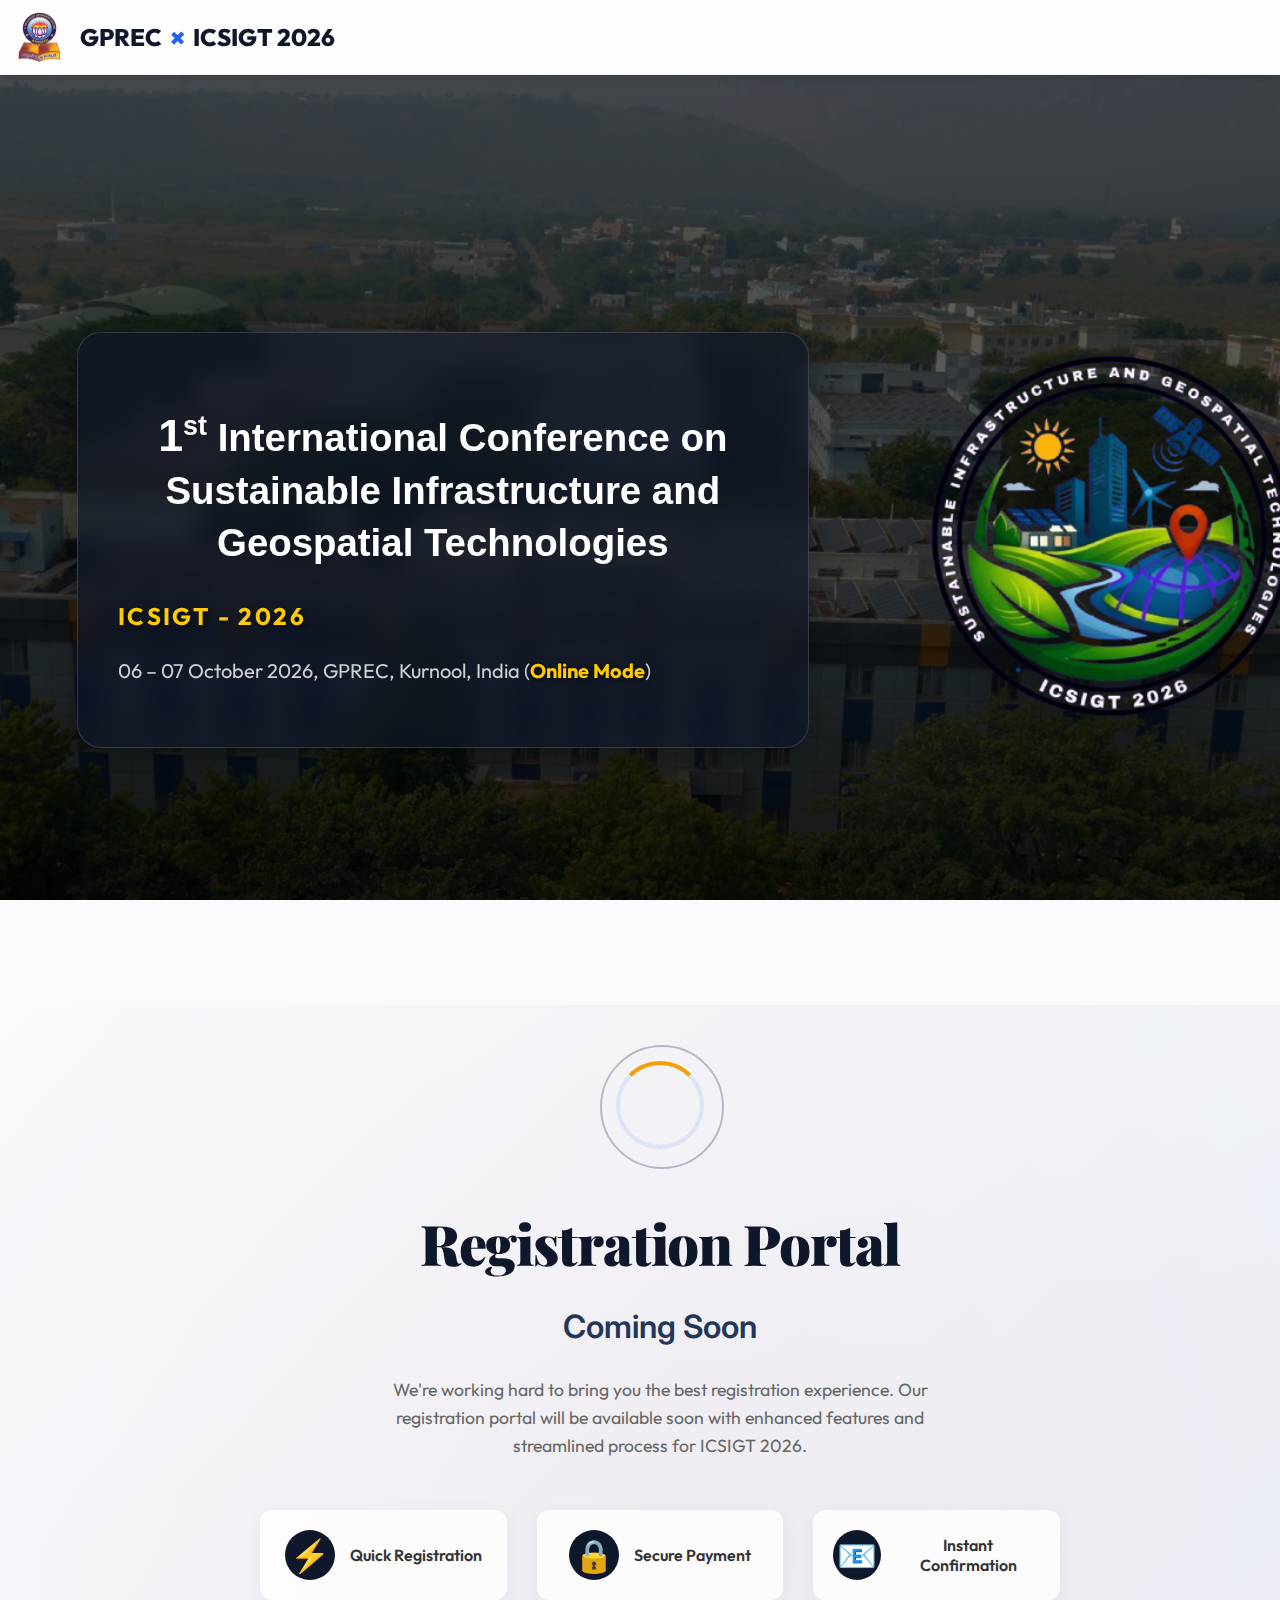
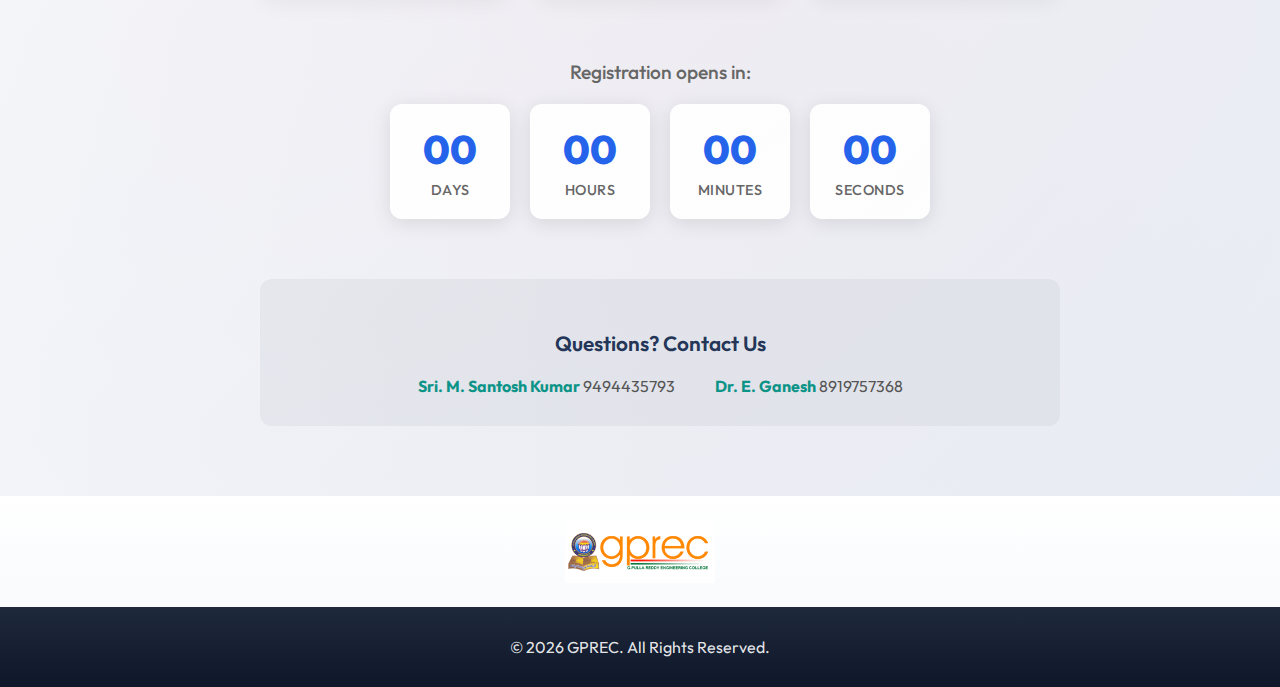
<file: registration.html>
<!DOCTYPE html>
<html lang="en">

<head>
    <meta charset="UTF-8">
    <meta name="viewport" content="width=device-width, initial-scale=1.0">
    <title>Registration - ICSIGT 2026</title>
    <link rel="stylesheet" href="css/styles.css">
    <link rel="stylesheet" href="css/registration.css">
    <link href="https://fonts.googleapis.com/css2?family=Inter:wght@300;400;500;600;700;800&display=swap"
        rel="stylesheet">
</head>

<body>
    <!-- Logo Header with Navigation and Conference Title -->
    <section class="logo-header">
        <div class="logo-container">
            <img src="images/au-logo-1.png" alt="GPREC Logo" class="header-logo" />
            <div class="logo-text">
                <h1>GPREC <span class="conference-cross">×</span> ICSIGT 2026</h1>
            </div>
            <nav class="header-nav">
                <ul>
                    <li><a href="index.html">HOME</a></li>
                    <li><a href="committees.html">COMMITTEES</a></li>
                    <li><a href="speakers.html">Keynote Speakers</a></li>
                    <li><a href="call_for_papers.html">CALL FOR PAPERS</a></li>
                    <li><a href="dates.html">IMPORTANT DATES</a></li>
                    <li><a href="registration.html" class="active">REGISTRATION</a></li>
                    <li><a href="contact.html">CONTACT</a></li>
                </ul>
            </nav>
        </div>
    </section>

 <section class="hero">
    <div class="hero-logo-section">
      <img src="images/logo_main.png" alt="Hero Logo" class="hero-logo" />
    </div>
    <div class="hero-container">
      <div class="hero-content">
        <h2 style="
  font-family: Poppins, Segoe UI, Arial, sans-serif;
  font-size: 2.4rem; /* increased */
  font-weight: 600;
  line-height: 1.35;
  color: #ffffff;
  text-align: center;
">
  <span style="
    font-size: 2.8rem; /* increased */
    font-weight: 700;
    color: #ffffff;
    margin-right: 0;
    white-space: nowrap;
  ">1<sup style="
      font-size: 60%;
      vertical-align: super;
      font-weight: 600;
  ">st</sup></span> International Conference on Sustainable Infrastructure and Geospatial Technologies
</h2>

        <h4><span class="highlight">ICSIGT - 2026</span></h4>
        <p>06 – 07 October 2026, GPREC, Kurnool, India (<span class="highlight">Online Mode</span>)</p>
      </div>
    </div>
  </section>
  

    <!-- Coming Soon Section -->
    <section class="coming-soon">
        <div class="coming-soon-container">
            <div class="loading-animation">
                <div class="spinner"></div>
                <div class="pulse-ring"></div>
            </div>

            <h1 class="coming-soon-title">Registration Portal</h1>
            <h2 class="coming-soon-subtitle">Coming Soon</h2>

            <p class="coming-soon-description">
                We're working hard to bring you the best registration experience.
                Our registration portal will be available soon with enhanced features
                and streamlined process for ICSIGT 2026.
            </p>

            <div class="features-preview">
                <div class="feature-item">
                    <div class="feature-icon">⚡</div>
                    <span>Quick Registration</span>
                </div>
                <div class="feature-item">
                    <div class="feature-icon">🔒</div>
                    <span>Secure Payment</span>
                </div>
                <div class="feature-item">
                    <div class="feature-icon">📧</div>
                    <span>Instant Confirmation</span>
                </div>
            </div>

            <div class="countdown-container">
                <div class="countdown-text">Registration opens in:</div>
                <div class="countdown" id="countdown">
                    <div class="time-unit">
                        <span id="days">00</span>
                        <label>Days</label>
                    </div>
                    <div class="time-unit">
                        <span id="hours">00</span>
                        <label>Hours</label>
                    </div>
                    <div class="time-unit">
                        <span id="minutes">00</span>
                        <label>Minutes</label>
                    </div>
                    <div class="time-unit">
                        <span id="seconds">00</span>
                        <label>Seconds</label>
                    </div>
                </div>
            </div>


            <div class="contact-info">
                <h3>Questions? Contact Us</h3>
                <div class="contact-details">
                    <div class="contact-item">
                        <strong>Sri. M. Santosh Kumar</strong> 9494435793
                    </div>
                    <div class="contact-item">
                        <strong>Dr. E. Ganesh</strong> 8919757368
                    </div>
                </div>
            </div>
        </div>
    </section>


    <!-- Logos Section -->
    <section class="logos">
        <img src="images/logo.png" alt="GPREC" />
    </section>

    <footer>
        <p>&copy; 2026 GPREC. All Rights Reserved.</p>
    </footer>

    <script>
        // Countdown Timer (set to 30 days from now as example)
        const countdownDate = new Date().getTime() + (25 * 24 * 60 * 60 * 1000);

        const countdown = setInterval(function () {
            const now = new Date().getTime();
            const distance = countdownDate - now;

            const days = Math.floor(distance / (1000 * 60 * 60 * 24));
            const hours = Math.floor((distance % (1000 * 60 * 60 * 24)) / (1000 * 60 * 60));
            const minutes = Math.floor((distance % (1000 * 60 * 60)) / (1000 * 60));
            const seconds = Math.floor((distance % (1000 * 60)) / 1000);

            document.getElementById("days").innerHTML = days.toString().padStart(2, '0');
            document.getElementById("hours").innerHTML = hours.toString().padStart(2, '0');
            document.getElementById("minutes").innerHTML = minutes.toString().padStart(2, '0');
            document.getElementById("seconds").innerHTML = seconds.toString().padStart(2, '0');

            if (distance < 0) {
                clearInterval(countdown);
                document.getElementById("countdown").innerHTML = "Registration is now open!";
            }
        }, 1000);


    </script>
</body>

</html>
</file>
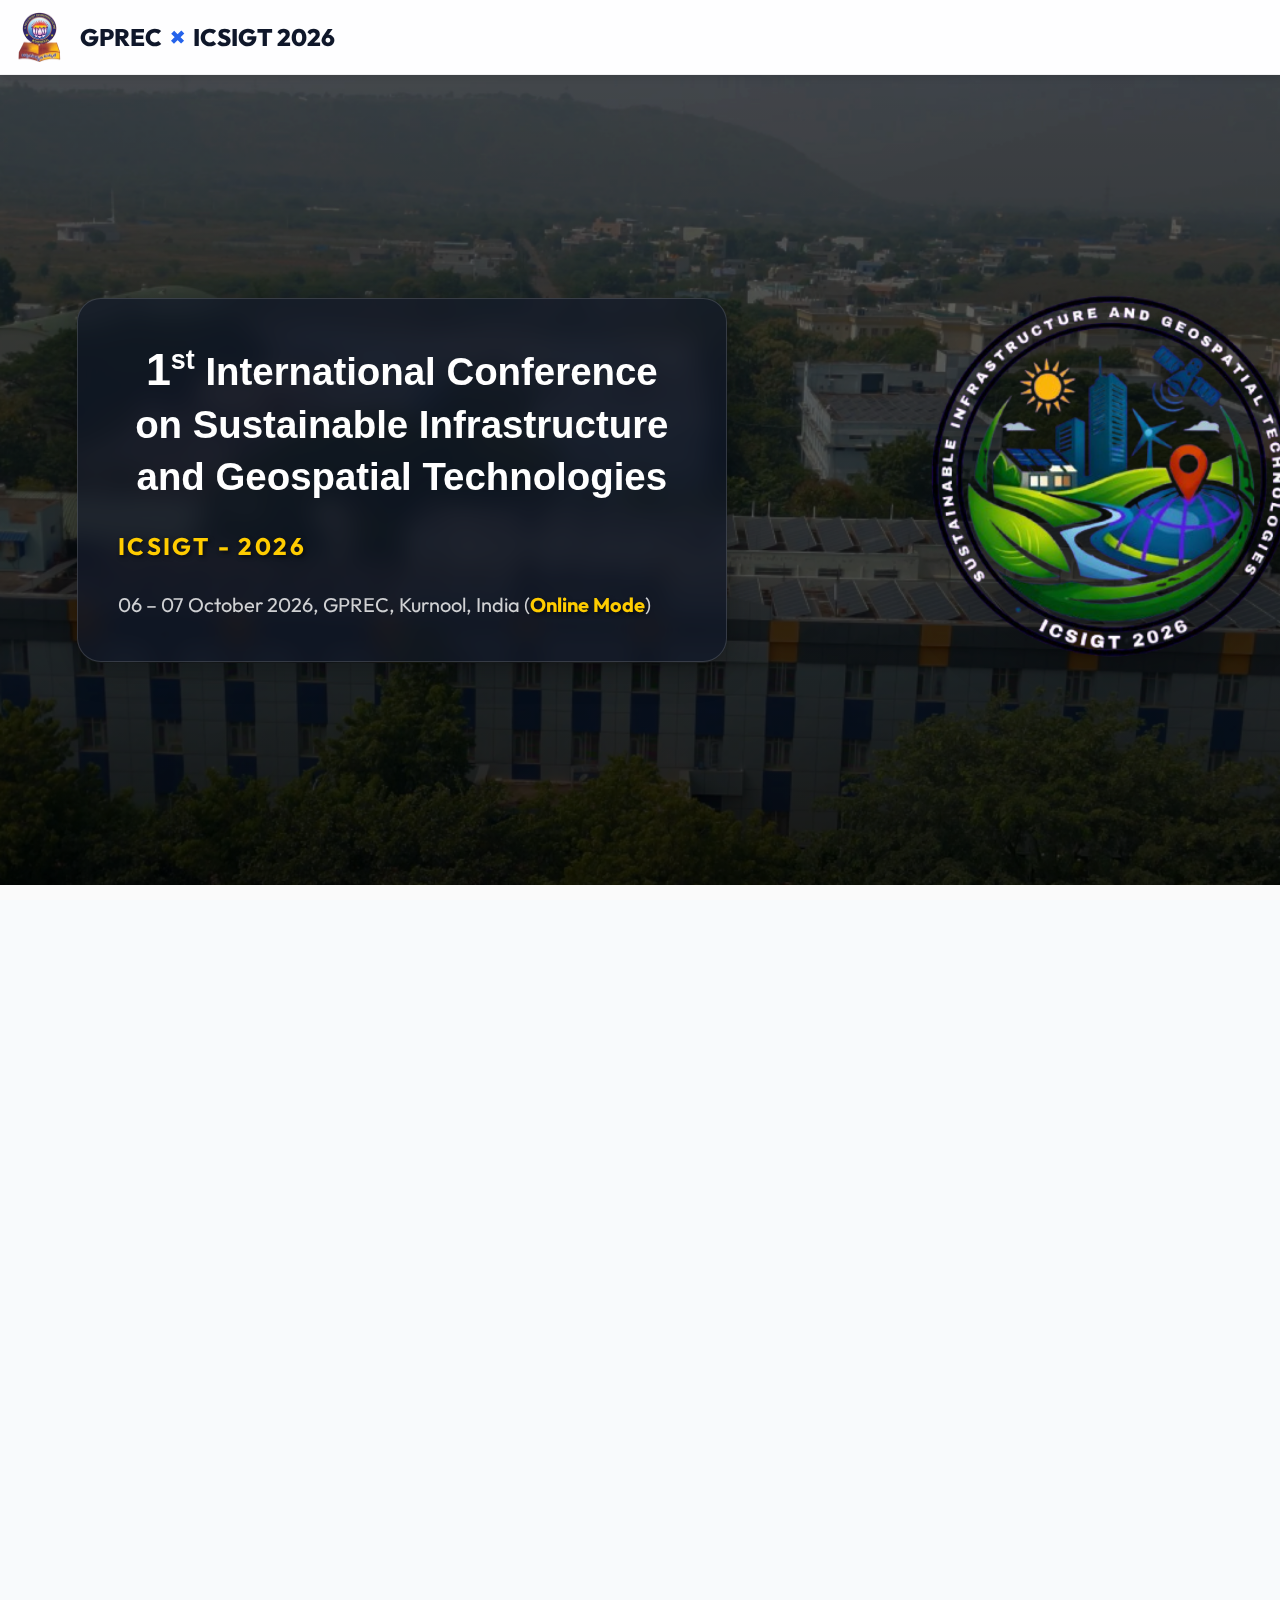
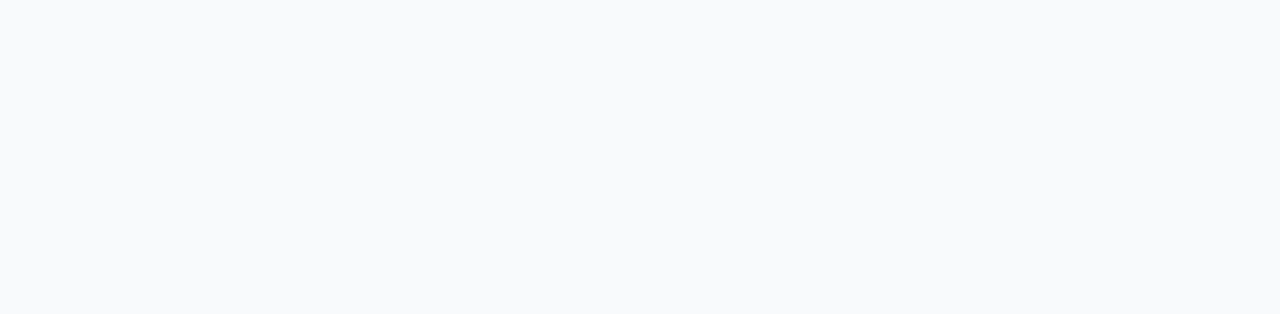
<file: speakers.html>
<!DOCTYPE html>
<html lang="en">

<head>
  <meta charset="UTF-8" />
  <meta name="viewport" content="width=device-width, initial-scale=1.0" />
  <title>Keynote Speakers - ICSIGT 2026</title>
  <link rel="stylesheet" href="css/styles.css" />
  <link rel="stylesheet" href="css/committees.css" />
</head>

<body>
  <!-- Logo Header with Navigation and Conference Title -->
  <section class="logo-header">
    <div class="logo-container">
      <img src="images/au-logo-1.png" alt="GPREC Logo" class="header-logo" />
      <div class="logo-text">
        <h1>GPREC <span class="conference-cross">×</span> ICSIGT 2026</h1>
      </div>
      <nav class="header-nav">
        <ul>
          <li><a href="index.html">HOME</a></li>
          <li><a href="committees.html">COMMITTEES</a></li>
          <li><a href="speakers.html" class="active">Keynote Speakers</a></li>
          <li><a href="call_for_papers.html">CALL FOR PAPERS</a></li>
          <li><a href="dates.html">IMPORTANT DATES</a></li>
          <li><a href="registration.html">REGISTRATION</a></li>
          <li><a href="contact.html">CONTACT</a></li>

        </ul>
      </nav>
    </div>
  </section>
 <section class="hero">
    <div class="hero-logo-section">
      <img src="images/logo_main.png" alt="Hero Logo" class="hero-logo" />
    </div>
    <div class="hero-container">
      <div class="hero-content">
        <h2 style="
  font-family: Poppins, Segoe UI, Arial, sans-serif;
  font-size: 2.4rem; /* increased */
  font-weight: 600;
  line-height: 1.35;
  color: #ffffff;
  text-align: center;
">
  <span style="
    font-size: 2.8rem; /* increased */
    font-weight: 700;
    color: #ffffff;
    margin-right: 0;
    white-space: nowrap;
  ">1<sup style="
      font-size: 60%;
      vertical-align: super;
      font-weight: 600;
  ">st</sup></span> International Conference on Sustainable Infrastructure and Geospatial Technologies
</h2>

        <h4><span class="highlight">ICSIGT - 2026</span></h4>
        <p>06 – 07 October 2026, GPREC, Kurnool, India (<span class="highlight">Online Mode</span>)</p>
      </div>
    </div>
  </section>
  
  
  
  <!--KeyNote Speakers-->
  <!-- Keynote Speakers Section -->
  <section class="keynote-section">
    <h2 class="section-title">KEYNOTE SPEAKERS</h2>

    <div class="keynote-grid">

      <!-- 1. Dr. Venkata Ramana Sridhar -->
      <div class="keynote-card">
        <a href="https://experts.vt.edu/3157-venkataramana-sridhar" target="_blank">
          <img src="images/Venkataramana-Sridhar.webp" alt="Dr. Venkata Ramana Sridhar" class="speaker-img">
        </a>
        <h4>Dr. Venkata Ramana Sridhar</h4>
        <p>Associate Professor</p>
        <p class="institute">
          Virginia Polytechnic and State University,<br>
          USA
        </p>
      </div>

      <!-- 2. Dr. Nanda Gangadhara Reddy -->
      <div class="keynote-card">
        <a href="https://www.fnu.ac.fj/engineering-science-technology/research-office/supervisor/dr-narala-gangadhara-reddy/"
          target="_blank">
          <img src="images/Dr-Narala-Gangadhara-Reddy.jpeg" alt="Dr. Nanda Gangadhara Reddy" class="speaker-img">
        </a>
        <h4>Dr. Narala Gangadhara Reddy</h4>
        <p>Assistant Professor</p>
        <p class="institute">
          Fiji National University,<br>
          Fiji
        </p>
      </div>

      <!-- 3. Dr. K. Venkata Reddy -->
      <div class="keynote-card">
        <a href="https://erp.nitw.ac.in/ext/profile/ce-kvreddy" target="_blank">
          <img src="images/K.Venkata%20Reddy.jpeg" alt="Dr. K. Venkata Reddy" class="speaker-img">
        </a>
        <h4>Dr. K. Venkata Reddy</h4>
        <p>Professor &amp; HOD</p>
        <p class="institute">
          National Institute of Technology,<br>
          Warangal, Telangana, India
        </p>
      </div>

      <!-- 4. Dr M. K. Shrimali -->
      <div class="keynote-card">
        <a href="https://mnit.ac.in/dept_civil/profile?fid=QKw=" target="_blank">
          <img src="images/M.K.Shrimali.png" alt="Prof. M. K. Shrimali" class="speaker-img">
        </a>
        <h4>Dr. M. K. Shrimali</h4>
        <p>Professor</p>
        <p class="institute">
          Malaviya National Institute of Technology, <br>
         Jaipur, Rajasthan, India
        </p>
      </div>
<!-- 5. Dr. G. Bharath -->
      <div class="keynote-card">
        <a href="https://crridom.gov.in/sites/default/files/staff-biodata/CV.pdf" target="_blank">
          <img src="images/G.Bharath.jpeg" alt="Dr. G. Bharath" class="speaker-img">
        </a>
        <h4>Dr. G. Bharath</h4>
        <p>Principal Scientist</p>
        <p class="institute">
          CSIR-Central Road Research Institute,<br>
          New Delhi, India
        </p>
      </div>

    </div>

  </section>

  <!-- Logos Section -->
  <section class="logos">
    <img src="images/logo.png" alt="GPREC" />
  </section>

  <!-- Footer Section -->
  <footer>
    <p>&copy; 2026 GPREC. All Rights Reserved.</p>
  </footer>
</body>

</html>
</file>
<file: css/styles.css>
@import url('https://fonts.googleapis.com/css2?family=Outfit:wght@300;400;500;600;700;800&family=Playfair+Display:wght@700;900&display=swap');

:root {
    --primary: #2563eb;
    --primary-dark: #1e40af;
    --secondary: #0f172a;
    --accent: #f59e0b;
    --bg-light: #f8fafc;
    --text-main: #1e293b;
    --text-muted: #64748b;
    --glass: rgba(255, 255, 255, 0.8);
    --shadow-sm: 0 1px 2px 0 rgb(0 0 0 / 0.05);
    --shadow: 0 4px 6px -1px rgb(0 0 0 / 0.1);
    --shadow-lg: 0 10px 15px -3px rgb(0 0 0 / 0.1);
    --radius: 12px;
}

/* General Body Style */
body {
    font-family: 'Outfit', sans-serif;
    margin: 0;
    padding: 0;
    background-color: var(--bg-light);
    color: var(--text-main);
    animation: pageLoadFade 0.8s cubic-bezier(0.22, 1, 0.36, 1) forwards;
}

@keyframes pageLoadFade {
    from {
        opacity: 0;
        transform: translateY(12px);
    }

    to {
        opacity: 1;
        transform: translateY(0);
    }
}

/* ====== PREMIUM HEADER WITH NAVIGATION ====== */
.logo-header {
    background: var(--glass);
    backdrop-filter: blur(12px);
    -webkit-backdrop-filter: blur(12px);
    padding: 12px 0;
    border-bottom: 1px solid rgba(0, 0, 0, 0.05);
    position: sticky;
    top: 0;
    z-index: 1000;
    box-shadow: var(--shadow);
    animation: headerSlideDown 0.6s cubic-bezier(0.22, 1, 0.36, 1) 0.15s both;
}

@keyframes headerSlideDown {
    from {
        opacity: 0;
        transform: translateY(-20px);
    }

    to {
        opacity: 1;
        transform: translateY(0);
    }
}

.logo-container {
    max-width: 1500px;
    margin: 0 auto;
    display: flex;
    align-items: center;
    gap: 20px;
    padding: 0 15px;
}

.header-logo {
    width: 50px;
    height: 50px;
    border-radius: 8px;
    flex-shrink: 0;
}

.logo-text {
    flex-shrink: 0;
    min-width: 0;
}

.logo-text h1 {
    color: var(--secondary);
    font-size: 1.6rem;
    font-weight: 800;
    margin: 0;
    white-space: nowrap;
    display: flex;
    align-items: center;
    gap: 8px;
}

.conference-cross {
    color: var(--primary);
    font-size: 1.1em;
    font-weight: 900;
    animation: pulse-cross 2s infinite ease-in-out;
}

.logo-text p {
    color: var(--text-muted);
    font-size: 0.8rem;
    margin: 2px 0 0 0;
    font-weight: 500;
}

@keyframes pulse-cross {

    0%,
    100% {
        text-shadow: 0 0 8px rgba(13, 148, 136, 0.4);
        transform: scale(1);
    }

    50% {
        text-shadow: 0 0 12px rgba(13, 148, 136, 0.6);
        transform: scale(1.1);
    }
}

/* ====== DARK NAVIGATION BUTTONS FOR LIGHT HEADER ====== */
.header-nav {
    flex: 1;
    display: flex;
    justify-content: flex-end;
    min-width: 0;
}

.header-nav ul {
    list-style: none;
    display: flex;
    align-items: center;
    padding: 0;
    margin: 0;
    gap: 6px;
    flex-wrap: nowrap;
}

.header-nav ul li {
    margin: 0;
    flex-shrink: 1;
}

.header-nav ul li a {
    display: inline-block;
    text-decoration: none;
    color: var(--secondary);
    font-weight: 600;
    font-size: 0.75rem;
    text-transform: uppercase;
    letter-spacing: 0.5px;
    padding: 10px 18px;
    border-radius: 50px;
    position: relative;
    transition: all 0.3s cubic-bezier(0.4, 0, 0.2, 1);
    background: transparent;
    border: 1px solid transparent;
}

.header-nav ul li a:hover {
    color: var(--primary);
    background: rgba(37, 99, 235, 0.05);
}

.header-nav ul li a.active {
    background: var(--primary);
    color: white;
    box-shadow: 0 4px 12px rgba(37, 99, 235, 0.3);
}

.header-nav ul li a.active::before {
    display: none;
}

/* Add subtle animation on page load */
.header-nav ul li {
    animation: slideInRight 0.6s ease forwards;
    opacity: 0;
    transform: translateX(20px);
}

.header-nav ul li:nth-child(1) {
    animation-delay: 0.1s;
}

.header-nav ul li:nth-child(2) {
    animation-delay: 0.15s;
}

.header-nav ul li:nth-child(3) {
    animation-delay: 0.2s;
}

.header-nav ul li:nth-child(4) {
    animation-delay: 0.25s;
}

.header-nav ul li:nth-child(5) {
    animation-delay: 0.3s;
}

.header-nav ul li:nth-child(6) {
    animation-delay: 0.35s;
}

.header-nav ul li:nth-child(7) {
    animation-delay: 0.4s;
}

.header-nav ul li:nth-child(8) {
    animation-delay: 0.45s;
}

.header-nav ul li:nth-child(9) {
    animation-delay: 0.5s;
}

@keyframes slideInRight {
    to {
        opacity: 1;
        transform: translateX(0);
    }
}

/* Remove the separate header section */
header {
    display: none;
}

/* ====== ENHANCED HERO SECTION WITH LARGE LOGO ====== */
.hero {
    background: linear-gradient(rgba(0, 0, 0, 0.5), rgba(0, 0, 0, 0.7)), url('../images/hero.png');
    background-size: cover;
    background-position: center;
    background-attachment: fixed;
    min-height: 90vh;
    /* Full height feel */
    position: relative;
    color: white;
    padding: 60px 0;
    display: flex;
    align-items: center;
    justify-content: flex-start;
    padding-left: 8%;
    padding-right: 5%;
    overflow: hidden;
}

.hero-content {
    position: relative;
    z-index: 2;
    padding: 40px;
    max-width: 650px;
    background: rgba(15, 23, 42, 0.65);
    /* Dark Glassmorphism */
    border-radius: 24px;
    backdrop-filter: blur(12px);
    -webkit-backdrop-filter: blur(12px);
    border: 1px solid rgba(255, 255, 255, 0.15);
    box-shadow: 0 8px 32px 0 rgba(0, 0, 0, 0.3);
}

.hero h2 {
    font-family: 'Playfair Display', serif;
    font-size: 3.5rem;
    margin-bottom: 24px;
    line-height: 1.1;
    font-weight: 900;
}

.hero h4 {
    font-size: 1.5rem;
    margin-bottom: 24px;
    font-weight: 600;
    color: var(--accent);
    text-transform: uppercase;
    letter-spacing: 0.1em;
}

.hero p {
    font-size: 1.25rem;
    line-height: 1.6;
    font-weight: 400;
    color: rgba(255, 255, 255, 0.8);
}

/* ====== HERO LOGO - LARGE AND UNCONTAINED ====== */

.hero-logo {
    position: absolute;
    right: 5%;
    top: 50%;
    transform: translateY(-50%);
    z-index: 3;
    width: 550px;
    height: auto;
    filter: drop-shadow(0 15px 30px rgba(0, 0, 0, 0.4));
    transition: all 0.4s ease;
    padding: 0;
}

.hero-logo:hover {
    transform: translateY(-52%) scale(1.02);
}

/* Highlight Style */
.highlight {
    color: #ffcc00;
    font-weight: bold;
    text-shadow: 2px 2px 4px rgba(0, 0, 0, 0.6);
}

/* Animation for hero elements */
@keyframes heroSlideIn {
    from {
        opacity: 0;
        transform: translateX(-50px);
    }

    to {
        opacity: 1;
        transform: translateX(0);
    }
}

@keyframes logoSlideIn {
    from {
        opacity: 0;
        transform: translateY(-50%) translateX(50px) scale(0.8);
    }

    to {
        opacity: 1;
        transform: translateY(-50%) translateX(0) scale(1);
    }
}

.hero-content {
    animation: heroSlideIn 1s cubic-bezier(0.22, 1, 0.36, 1) 0.35s both;
}

.hero-logo {
    animation: logoSlideIn 1s cubic-bezier(0.22, 1, 0.36, 1) 0.65s both;
}

/* ====== CONFERENCE INFO SECTION ====== */
.conference-info {
    background: linear-gradient(180deg, #f8fafc 0%, #e8f0f4 50%, #e2e8f0 100%);
    padding: 64px 20px;
    animation: sectionFadeUp 0.7s cubic-bezier(0.22, 1, 0.36, 1) 0.25s both;
}

@keyframes sectionFadeUp {
    from {
        opacity: 0;
        transform: translateY(24px);
    }

    to {
        opacity: 1;
        transform: translateY(0);
    }
}

.info-container {
    max-width: 1200px;
    margin: 0 auto;
    display: grid;
    grid-template-columns: repeat(auto-fit, minmax(250px, 1fr));
    gap: 30px;
}

.info-card {
    background: white;
    padding: 32px 28px;
    border-radius: var(--radius);
    text-align: center;
    box-shadow: var(--shadow);
    transition: all 0.3s ease;
    border: 1px solid rgba(0, 0, 0, 0.05);
}

.info-card:hover {
    transform: translateY(-8px);
    box-shadow: var(--shadow-lg);
    border-color: var(--primary);
}

.info-icon {
    font-size: 3rem;
    margin-bottom: 20px;
    display: block;
}

.info-card h3 {
    color: var(--secondary);
    font-size: 1.3rem;
    font-weight: 700;
    margin-bottom: 12px;
}

.info-card p {
    color: var(--text-muted);
    font-size: 1rem;
    font-weight: 400;
}

/* ====== SEAMLESS SCROLLING TEXT SECTION ====== */
.scroller {
    overflow: hidden;
    white-space: nowrap;
    box-sizing: border-box;
    background: var(--secondary);
    border-top: 1px solid rgba(255, 255, 255, 0.1);
    border-bottom: 1px solid rgba(255, 255, 255, 0.1);
    color: white;
    padding: 20px 0;
    position: relative;
    animation: scrollerReveal 0.7s cubic-bezier(0.22, 1, 0.36, 1) 0.4s both;
}

@keyframes scrollerReveal {
    from {
        opacity: 0;
        transform: translateY(-12px);
    }

    to {
        opacity: 1;
        transform: translateY(0);
    }
}

.scroller p {
    display: inline-block;
    animation: seamless-scroll 25s linear infinite;
    margin: 0;
    font-size: 30px;
    font-weight: 600;
    text-transform: uppercase;
    letter-spacing: 1px;
    text-shadow: 1px 1px 2px rgba(0, 0, 0, 0.3);
}

@keyframes seamless-scroll {
    0% {
        transform: translateX(100%);
    }

    100% {
        transform: translateX(-100%);
    }
}

/* Pause animation on hover */
.scroller.pause:hover p {
    animation-play-state: paused;
}

/* ====== ABOUT SECTION ====== */
.about {
    background: linear-gradient(180deg, #ffffff 0%, #fafbfc 50%, #f4f6f8 100%);
    padding: 84px 20px;
    animation: sectionFadeUp 0.7s cubic-bezier(0.22, 1, 0.36, 1) 0.35s both;
}

.about-container {
    max-width: 1200px;
    margin: 0 auto;
}

.about h2 {
    font-family: 'Playfair Display', serif;
    font-size: 3rem;
    color: var(--secondary);
    text-align: center;
    margin-bottom: 60px;
    font-weight: 900;
    position: relative;
}

.about h2::after {
    content: '';
    position: absolute;
    bottom: -15px;
    left: 50%;
    transform: translateX(-50%);
    width: 80px;
    height: 4px;
    background: var(--accent);
    border-radius: 2px;
}

.about-content {
    line-height: 1.8;
}

.about-intro p {
    font-size: 1.2rem;
    color: #4a5568;
    margin-bottom: 30px;
    text-align: justify;
}

.tracks-list {
    display: flex;
    flex-direction: column;
    gap: 20px;
    margin: 30px 0;
}

.track-item {
    background: white;
    padding: 24px 28px;
    border-radius: var(--radius);
    border-left: 5px solid var(--primary);
    box-shadow: var(--shadow-sm);
    transition: all 0.3s ease;
}

.track-item:hover {
    transform: translateX(8px);
    box-shadow: var(--shadow);
}

.track-item h4 {
    color: #243658;
    font-size: 1.15rem;
    margin: 0 0 10px 0;
    font-weight: 700;
}

.track-item p {
    margin: 0;
    font-size: 1rem;
    color: #4a5568;
}

.about h3 {
    font-size: 1.8rem;
    color: #243658;
    margin-top: 50px;
    margin-bottom: 25px;
    font-weight: 700;
    border-left: 5px solid #0d9488;
    padding-left: 20px;
}

.about p {
    font-size: 1.1rem;
    color: #4a5568;
    margin-bottom: 25px;
    text-align: justify;
}

.focus-areas {
    display: grid;
    grid-template-columns: repeat(auto-fit, minmax(300px, 1fr));
    gap: 30px;
    margin: 40px 0;
}

.focus-item {
    background: rgba(255, 255, 255, 0.85);
    padding: 30px;
    border-radius: 14px;
    border-left: 5px solid #0d9488;
    box-shadow: 0 6px 18px rgba(13, 148, 136, 0.08);
    transition: all 0.35s cubic-bezier(0.22, 1, 0.36, 1);
}

.focus-item:hover {
    transform: translateY(-6px);
    box-shadow: 0 12px 28px rgba(13, 148, 136, 0.14);
}

.focus-item h4 {
    color: #243658;
    font-size: 1.3rem;
    margin-bottom: 15px;
    font-weight: 700;
}

.focus-item p {
    color: #4a5568;
    font-size: 1rem;
    margin-bottom: 0;
    text-align: left;
}

.benefits-grid {
    display: grid;
    grid-template-columns: repeat(auto-fit, minmax(280px, 1fr));
    gap: 25px;
    margin: 40px 0;
}

.benefit-item {
    background: linear-gradient(135deg, rgba(13, 148, 136, 0.06), rgba(36, 54, 88, 0.05));
    padding: 26px;
    border-radius: 14px;
    text-align: center;
    transition: all 0.35s cubic-bezier(0.22, 1, 0.36, 1);
}

.benefit-item:hover {
    transform: translateY(-4px);
    background: linear-gradient(135deg, rgba(13, 148, 136, 0.1), rgba(36, 54, 88, 0.08));
}

.benefit-item h4 {
    color: #243658;
    font-size: 1.2rem;
    margin-bottom: 10px;
    font-weight: 700;
}

.benefit-item p {
    color: #4a5568;
    font-size: 1rem;
    margin-bottom: 0;
    text-align: center;
}

.highlights-list {
    list-style: none;
    padding: 0;
    margin: 30px 0;
}

.highlights-list li {
    background: rgba(255, 255, 255, 0.75);
    padding: 16px 22px;
    margin-bottom: 15px;
    border-radius: 12px;
    border-left: 4px solid #0d9488;
    font-size: 1.1rem;
    color: #4a5568;
    transition: all 0.3s ease;
}

.highlights-list li:hover {
    background: rgba(255, 255, 255, 0.95);
    transform: translateX(6px);
}

.call-to-action {
    background: linear-gradient(135deg, #0d9488 0%, #0f766e 50%, #243658 100%);
    color: white;
    padding: 42px;
    border-radius: 18px;
    text-align: center;
    margin-top: 50px;
}

.call-to-action h3 {
    color: white;
    border: none;
    padding: 0;
    margin-top: 0;
    margin-bottom: 20px;
}

.call-to-action p {
    color: rgba(255, 255, 255, 0.9);
    font-size: 1.1rem;
    margin-bottom: 20px;
    text-align: center;
}

/* ====== QUICK LINKS SECTION ====== */
.quick-links {
    background: white;
    padding: 80px 20px;
}

.links-container {
    max-width: 1200px;
    margin: 0 auto;
    text-align: center;
}

.links-container h2 {
    font-size: 2.5rem;
    color: #243658;
    font-weight: 800;
    margin-bottom: 50px;
    text-transform: uppercase;
    letter-spacing: 2px;
}

.links-grid {
    display: grid;
    grid-template-columns: repeat(auto-fit, minmax(280px, 1fr));
    gap: 30px;
    margin-top: 40px;
}

.link-card {
    background: linear-gradient(135deg, rgba(255, 255, 255, 0.92), rgba(248, 250, 252, 0.92));
    padding: 42px 32px;
    border-radius: 18px;
    text-decoration: none;
    color: inherit;
    transition: all 0.4s cubic-bezier(0.4, 0, 0.2, 1);
    box-shadow: 0 10px 30px rgba(0, 0, 0, 0.08);
    border: 2px solid transparent;
    position: relative;
    overflow: hidden;
}

.link-card::before {
    content: '';
    position: absolute;
    top: 0;
    left: 0;
    right: 0;
    height: 4px;
    background: linear-gradient(90deg, #0d9488, #243658);
    transform: scaleX(0);
    transition: transform 0.4s cubic-bezier(0.22, 1, 0.36, 1);
}

.link-card:hover::before {
    transform: scaleX(1);
}

.link-card:hover {
    transform: translateY(-12px);
    box-shadow: 0 22px 48px rgba(13, 148, 136, 0.18);
    border-color: rgba(13, 148, 136, 0.25);
}

.link-icon {
    font-size: 3.5rem;
    margin-bottom: 20px;
    transition: transform 0.3s ease;
}

.link-card:hover .link-icon {
    transform: scale(1.1);
}

.link-card h3 {
    color: #243658;
    font-size: 1.4rem;
    font-weight: 700;
    margin-bottom: 15px;
    transition: color 0.3s ease;
}

.link-card:hover h3 {
    color: #0d9488;
}

.link-card p {
    color: #4a5568;
    font-size: 1rem;
    line-height: 1.6;
    font-weight: 500;
}

/* Body Image */
.body-image {
    background-image: url('images/Au.jpeg');
    background-size: cover;
    background-position: center;
    height: 400px;
    position: relative;
    z-index: -1;
    animation: sectionFadeUp 0.7s cubic-bezier(0.22, 1, 0.36, 1) 0.45s both;
}

/* Overlay Text on Image */
.image-overlay {
    position: absolute;
    top: 50%;
    left: 50%;
    transform: translate(-50%, -50%);
    color: white;
    text-align: center;
    font-size: 2.5em;
    font-weight: bold;
    text-shadow: 2px 2px 5px rgba(0, 0, 0, 0.7);
}

/* Register Button Style */
.register-btn {
    display: inline-block;
    padding: 15px 30px;
    background-color: #4CAF50;
    color: white;
    font-size: 1.2em;
    font-weight: bold;
    text-decoration: none;
    border-radius: 5px;
    margin-top: 20px;
    transition: background-color 0.3s ease;
}

.register-btn:hover {
    background-color: #45a049;
}

.register-btn:link,
.register-btn:visited {
    color: white;
    text-decoration: none;
}

.register-btn:active,
.register-btn:hover {
    color: white;
}

/* Logos Section */
.logos {
    display: flex;
    justify-content: center;
    gap: 24px;
    padding: 24px;
    background: linear-gradient(180deg, #fff 0%, #f8fafc 100%);
    animation: sectionFadeUp 0.6s cubic-bezier(0.22, 1, 0.36, 1) 0.5s both;
}

.logos img {
    width: 150px;
    transition: transform 0.3s ease;
}

.logos img:hover {
    transform: scale(1.05);
}

footer {
    background: linear-gradient(180deg, #1e293b 0%, #0f172a 100%);
    color: rgba(255, 255, 255, 0.9);
    text-align: center;
    padding: 14px 0;
    animation: sectionFadeUp 0.6s cubic-bezier(0.22, 1, 0.36, 1) 0.5s both;
}

/* ====== RESPONSIVE DESIGN ====== */
@media (max-width: 1300px) {
    .logo-container {
        gap: 15px;
    }

    .header-nav ul {
        gap: 5px;
    }

    .header-nav ul li a {
        padding: 7px 10px;
        font-size: 0.7rem;
    }

    .logo-text h1 {
        font-size: 1.5rem;
    }

    .hero {
        padding-left: 6%;
        padding-right: 4%;
    }

    .hero-logo {
        width: 380px;
        right: -20px;
        top: 50%;
        transform: translateY(-50%);
    }
}

@media (max-width: 1200px) {
    .logo-container {
        gap: 12px;
    }

    .header-nav ul {
        gap: 4px;
    }

    .header-nav ul li a {
        padding: 6px 9px;
        font-size: 0.68rem;
    }

    .logo-text h1 {
        font-size: 1.4rem;
    }

    .logo-text p {
        font-size: 0.75rem;
    }

    .hero h2 {
        font-size: 28px;
    }

    .hero h4 {
        font-size: 24px;
    }

    .hero p {
        font-size: 18px;
    }

    .hero-logo {
        width: 340px;
        right: -10px;
        transform: translateY(-50%);
    }
}

@media (max-width: 1024px) {
    .header-logo {
        width: 80px;
        height: 80px;
    }

    .logo-text h1 {
        font-size: 1.3rem;
    }

    .header-nav ul li a {
        padding: 6px 8px;
        font-size: 0.65rem;
    }

    .hero {
        height: 55vh;
        padding: 30px 15px;
    }

    .hero h2 {
        font-size: 26px;
    }

    .hero h4 {
        font-size: 22px;
    }

    .hero p {
        font-size: 16px;
    }

    .hero-logo {
        width: 280px;
        right: 0;
        transform: translateY(-50%);
    }

    .focus-areas {
        grid-template-columns: 1fr;
    }

    .benefits-grid {
        grid-template-columns: repeat(auto-fit, minmax(250px, 1fr));
    }
}

@media (max-width: 900px) {
    .logo-container {
        flex-direction: column;
        gap: 12px;
        text-align: center;
    }

    .header-nav {
        justify-content: center;
    }

    .header-nav ul {
        justify-content: center;
        flex-wrap: wrap;
        gap: 8px;
    }

    .header-nav ul li a {
        padding: 8px 12px;
        font-size: 0.75rem;
    }
}

@media (max-width: 768px) {
    .logo-header {
        padding: 10px 0;
    }

    .logo-container {
        padding: 0 12px;
    }

    .header-logo {
        width: 70px;
        height: 70px;
    }

    .logo-text h1 {
        font-size: 1.2rem;
        flex-direction: column;
        gap: 2px;
        line-height: 1.1;
    }

    .conference-cross {
        font-size: 0.9em;
    }

    .logo-text p {
        font-size: 0.7rem;
    }

    .header-nav ul li a {
        padding: 6px 10px;
        font-size: 0.7rem;
        border-radius: 18px;
    }

    .hero {
        height: auto;
        min-height: 50vh;
        flex-direction: column;
        text-align: center;
        padding: 30px 15px;
        gap: 30px;
    }

    .hero-content {
        max-width: 90%;
        text-align: center;
    }

    .hero h2 {
        font-size: 24px;
        margin-bottom: 15px;
    }

    .hero h4 {
        font-size: 20px;
        margin-bottom: 15px;
    }

    .hero p {
        font-size: 16px;
    }

    .hero-logo {
        position: relative;
        right: auto;
        top: auto;
        transform: none;
        width: 180px;
        order: -1;
        margin: 0 auto 20px auto;
        display: block;
    }

    .conference-info {
        padding: 40px 15px;
    }

    .info-container {
        grid-template-columns: 1fr;
        gap: 20px;
    }

    .info-card {
        padding: 25px;
    }

    .about {
        padding: 60px 15px;
    }

    .about h2 {
        font-size: 2.2rem;
    }

    .about h3 {
        font-size: 1.5rem;
        margin-top: 40px;
    }

    .focus-areas,
    .benefits-grid {
        grid-template-columns: 1fr;
        gap: 20px;
    }

    .quick-links {
        padding: 60px 15px;
    }

    .links-container h2 {
        font-size: 2rem;
        margin-bottom: 30px;
    }

    .links-grid {
        grid-template-columns: 1fr;
        gap: 20px;
    }

    .link-card {
        padding: 30px 25px;
    }

    .scroller p {
        font-size: 24px;
    }
}

@media (max-width: 480px) {
    .header-logo {
        width: 60px;
        height: 60px;
    }

    .logo-text h1 {
        font-size: 1.1rem;
    }

    .logo-text p {
        font-size: 0.65rem;
    }

    .header-nav ul li a {
        padding: 5px 8px;
        font-size: 0.65rem;
    }

    .hero-content {
        padding: 20px;
    }

    .hero h2 {
        font-size: 18px;
    }

    .hero h4 {
        font-size: 16px;
    }

    .hero p {
        font-size: 13px;
    }

    .hero-logo {
        width: 140px;
    }

    .info-card {
        padding: 20px;
    }

    .info-icon {
        font-size: 2.5rem;
    }

    .about h2 {
        font-size: 1.8rem;
    }

    .about h3 {
        font-size: 1.3rem;
    }

    .about-intro p,
    .about p {
        font-size: 1rem;
    }

    .focus-item,
    .benefit-item {
        padding: 20px;
    }

    .call-to-action {
        padding: 30px 20px;
    }

    .link-card {
        padding: 25px 20px;
    }

    .link-icon {
        font-size: 3rem;
    }

    .scroller p {
        font-size: 20px;
    }
}



.keynote-section {
    padding: 60px 20px;
    background-color: #fafafa;
    text-align: center;
}

.section-title {
    font-size: 32px;
    font-weight: 700;
    color: #6b2c3e;
    margin-bottom: 40px;
    letter-spacing: 1px;
}

.keynote-grid {
    display: grid;
    grid-template-columns: repeat(auto-fit, minmax(260px, 1fr));
    gap: 30px;
    max-width: 1100px;
    margin: auto;
}

.keynote-card {
    background: #ffffff;
    border-radius: 16px;
    padding: 30px 20px;
    box-shadow: 0 10px 25px rgba(0, 0, 0, 0.08);
    transition: transform 0.3s ease;
}

.keynote-card:hover {
    transform: translateY(-6px);
}

.speaker-img {
    width: 120px;
    height: 120px;
    border-radius: 50%;
    object-fit: cover;
    margin-bottom: 15px;
}

.keynote-card h4 {
    font-size: 18px;
    font-weight: 700;
    color: #1d3557;
    margin-bottom: 8px;
}

.keynote-card p {
    font-size: 14px;
    color: #555;
    margin: 4px 0;
}

.keynote-card .institute {
    font-size: 13px;
    color: #666;
}
</file>
<file: css/about.css>
/* ====== ABOUT CONTENT SECTIONS ONLY ====== */
.about {
  width: 100vw;
  /* Full viewport width */
  max-width: none;
  /* Remove max-width constraint */
  margin: 0;
  /* Remove auto margins */
  padding: 3rem 4rem 4rem;
  /* Increase horizontal padding */
  background: white;
  /* Slight subtle fade-in animation on load/refresh */
  animation: fadeInUp 0.7s cubic-bezier(0.22, 1, 0.36, 1) 0.2s forwards;
  box-sizing: border-box;
  /* Include padding in width calculation */
}

/* ====== HEADING STYLES ====== */
.about h2 {
  font-size: 2.8rem;
  /* Slightly bigger */
  font-weight: 800;
  margin-bottom: 1.4rem;
  padding-bottom: 0.6rem;
  letter-spacing: 0.07em;
  text-transform: uppercase;
  font-family: 'Montserrat', sans-serif;
  position: relative;
  display: inline-block;
  cursor: pointer;

  /* Gradient text with better fallback */
  background: linear-gradient(135deg, #0d9488, #243658);
  -webkit-background-clip: text;
  -webkit-text-fill-color: transparent;
  background-clip: text;
  color: transparent;

  text-shadow: 1px 1px 3px rgba(0, 0, 0, 0.18);
  transition: text-shadow 0.3s ease;
}

.about h2:hover {
  text-shadow: 2px 2px 6px rgba(0, 0, 0, 0.3);
}

.about h2::after {
  content: '';
  position: absolute;
  bottom: 0;
  left: 0;
  width: 60px;
  height: 4px;
  background: #f59e0b;
  border-radius: 2px;
  transition: width 0.4s ease-in-out;
}

.about h2:hover::after {
  width: 100px;
}

.about h3 {
  font-size: 2rem;
  /* Slightly bigger */
  font-weight: 800;
  margin-bottom: 1.4rem;
  padding-bottom: 0.6rem;
  letter-spacing: 0.07em;
  text-transform: uppercase;
  font-family: 'Montserrat', sans-serif;
  position: relative;
  display: inline-block;
  cursor: pointer;

  /* Gradient text with better fallback */
  background: linear-gradient(135deg, #0d9488, #243658);
  -webkit-background-clip: text;
  -webkit-text-fill-color: transparent;
  background-clip: text;
  color: transparent;

  text-shadow: 1px 1px 3px rgba(0, 0, 0, 0.18);
  transition: text-shadow 0.3s ease;
}

.about h3:hover {
  text-shadow: 2px 2px 6px rgba(0, 0, 0, 0.3);
}

.about h3::after {
  content: '';
  position: absolute;
  bottom: 0;
  left: 0;
  width: 60px;
  height: 4px;
  background: linear-gradient(135deg, #0d9488, #243658);
  border-radius: 2px;
  transition: width 0.4s ease-in-out;
  will-change: width;
  /* performance optimization */
}

.about h3:hover::after {
  width: 100px;
}

/* ====== PARAGRAPHS ====== */
.about p {
  margin-bottom: 1.8rem;
  text-align: justify;
  color: #444444;
  /* Improved contrast */
  font-weight: 400;
  font-size: 1.15rem;
  line-height: 1.7;
  letter-spacing: 0.02em;
  max-width: 90%;
  /* Prevent text from stretching too wide */
}

/* ====== LISTS ====== */
.about ul {
  list-style-type: disc;
  margin-left: 2.4rem;
  margin-bottom: 2rem;
  color: #555;
  font-size: 1.1rem;
}

.about li {
  margin-bottom: 0.8rem;
  line-height: 1.6;
}

/* ====== RESPONSIVE DESIGN FOR ABOUT CONTENT ONLY ====== */
@media (max-width: 1200px) {
  .about {
    padding: 3rem 3rem 4rem;
  }

  .about p {
    max-width: 95%;
  }
}

@media (max-width: 992px) {
  .about {
    padding: 2rem 2rem 3rem;
  }

  .about p {
    max-width: 100%;
  }
}

@media (max-width: 768px) {
  .about {
    padding: 1.5rem 1rem 2.5rem;
  }

  .about h2 {
    font-size: 2.2rem;
  }

  .about h3 {
    font-size: 1.7rem;
  }
}

@media (max-width: 480px) {
  .about {
    padding: 1rem 0.5rem 2rem;
  }

  .about h2 {
    font-size: 1.8rem;
  }

  .about h3 {
    font-size: 1.5rem;
  }

  .about p {
    font-size: 1rem;
    line-height: 1.6;
  }
}

/* ====== KEYFRAME ANIMATIONS ====== */
@keyframes fadeInUp {
  0% {
    opacity: 0;
    transform: translateY(15px);
  }

  100% {
    opacity: 1;
    transform: translateY(0);
  }
}
</file>
<file: css/call_for_papers.css>
body {
    font-family: 'Outfit', sans-serif;
    margin: 0;
    padding: 0;
    background-color: #f8fafc;
    color: #1e293b;
    line-height: 1.8;
}

a {
    color: #2563eb;
    text-decoration: none;
    font-weight: 600;
    transition: all 0.3s ease;
}

a:hover {
    color: #1e40af;
    text-decoration: underline;
}

/* ====== FULL-SCREEN CONTENT SECTION ====== */
.content {
    width: 100vw;
    max-width: none;
    min-height: 100vh;
    background: linear-gradient(135deg, rgba(255, 255, 255, 0.95) 0%, rgba(248, 250, 252, 0.9) 100%);
    padding: 60px 40px;
    box-shadow:
        0 10px 40px rgba(0, 0, 0, 0.08),
        inset 0 1px 0 rgba(255, 255, 255, 0.6);
    margin: 0;
    box-sizing: border-box;
    position: relative;
    overflow: hidden;
    backdrop-filter: blur(20px);
}

.content::before {
    content: '';
    position: absolute;
    top: 0;
    left: 0;
    right: 0;
    bottom: 0;
    background:
        radial-gradient(circle at 15% 20%, rgba(190, 38, 51, 0.03) 0%, transparent 60%),
        radial-gradient(circle at 85% 80%, rgba(36, 54, 88, 0.03) 0%, transparent 60%);
    pointer-events: none;
    opacity: 0.5;
}

/* ====== ENHANCED TYPOGRAPHY ====== */
.content h2 {
    font-family: 'Playfair Display', serif;
    font-size: 3rem;
    color: #0f172a;
    font-weight: 900;
    margin-bottom: 50px;
    text-align: center;
}

.content h2::after {
    content: '';
    position: absolute;
    bottom: -15px;
    left: 50%;
    transform: translateX(-50%);
    width: 80px;
    height: 5px;
    background: #f59e0b;
    border-radius: 4px;
}

.content h3 {
    font-size: 2rem;
    color: #1e293b;
    font-weight: 800;
    margin-top: 60px;
    margin-bottom: 30px;
    text-align: center;
}

.content h3::after {
    content: '';
    position: absolute;
    bottom: -10px;
    left: 50%;
    transform: translateX(-50%);
    width: 80px;
    height: 4px;
    background: linear-gradient(135deg, #0d9488, #243658);
    border-radius: 2px;
    transition: all 0.4s ease;
}

.content h3:hover {
    color: #0d9488;
    transform: translateY(-2px);
}

.content h3:hover::after {
    width: 120px;
}

/* ====== TRACK SECTIONS WITH ALTERNATING LAYOUT ====== */
.track-section {
    max-width: 1200px;
    margin: 50px auto;
    display: flex;
    align-items: flex-start;
    gap: 40px;
    position: relative;
    z-index: 2;
}

.track-section.reverse {
    flex-direction: row-reverse;
}

.track-content {
    flex: 1;
}

.track-image-container {
    flex: 0 0 400px;
}

.content h4 {
    font-size: 1.5em;
    color: #243658;
    font-weight: 700;
    margin-top: 0;
    margin-bottom: 15px;
    text-transform: uppercase;
    text-align: left;
    position: relative;
    padding-left: 20px;
    border-left: 4px solid #0d9488;
    transition: all 0.3s ease;
}

.content h4:hover {
    color: #0d9488;
}

.content p {
    font-size: 1.1em;
    color: #4a5568;
    line-height: 1.8;
    margin-bottom: 1.2rem;
}

.cfp-intro {
    font-size: 1.2em;
    margin-bottom: 2rem;
    line-height: 1.8;
    text-align: justify;
    font-weight: 500;
}

.content p:hover {
    color: #2d3748;
}

/* ====== STATIC IMAGE STYLES (NO HOVER) ====== */
.theme-image {
    width: 100%;
    max-width: 400px;
    display: block;
    border-radius: 12px;
    box-shadow: 0 5px 20px rgba(0, 0, 0, 0.1);
    position: relative;
    z-index: 2;
}

/* ====== STATIC LIST STYLES (NO HOVER) ====== */
.content ul {
    padding-left: 0;
    list-style: none;
    margin: 20px 0;
    position: relative;
    z-index: 2;
}

.content ul li {
    font-size: 1.1em;
    color: #334155;
    line-height: 1.8;
    margin-bottom: 15px;
    padding: 15px 20px 15px 50px;
    position: relative;
    background: white;
    border-radius: 12px;
    border-left: 5px solid #2563eb;
    box-shadow: 0 4px 12px rgba(0, 0, 0, 0.05);
    font-weight: 500;
}

.content ul li::before {
    content: '→';
    position: absolute;
    left: 20px;
    top: 50%;
    transform: translateY(-50%);
    color: #f59e0b;
    font-size: 1.3em;
    font-weight: bold;
}

/* ====== RESPONSIVE DESIGN ====== */
@media (max-width: 768px) {

    .track-section,
    .track-section.reverse {
        flex-direction: column;
    }

    .track-image-container {
        flex: none;
        order: -1;
    }

    .content {
        padding: 40px 20px;
    }

    .content h2 {
        font-size: 2em;
    }

    .content h3 {
        font-size: 1.8em;
    }

    .content h4 {
        font-size: 1.3em;
    }

    .content p {
        font-size: 1em;
    }

    .content ul li {
        font-size: 1em;
    }

    .theme-image {
        max-width: 100%;
    }
}

@media (max-width: 480px) {
    .content {
        padding: 30px 15px;
    }

    .content h2 {
        font-size: 1.8em;
    }

    .content h3 {
        font-size: 1.5em;
    }

    .content h4 {
        font-size: 1.1em;
    }

    .content p {
        font-size: 0.9em;
    }

    .content ul li {
        font-size: 0.9em;
    }
}
</file>
<file: css/committees.css>
* {
  margin: 0;
  padding: 0;
  box-sizing: border-box;
}

html,
body {
  height: 100%;
  width: 100%;
  overflow-x: hidden;
}

body {
  font-family: 'Outfit', sans-serif;
  background-color: #f8fafc;
  color: #1e293b;
  line-height: 1.6;
}

.committee {
  min-height: 100vh;
  padding: 80px 24px;
  width: 100%;
  max-width: 1400px;
  margin: 0 auto;
  text-align: left;
  font-family: 'Inter', 'Segoe UI', sans-serif;
  background: transparent;
  color: #1e1e1e;
}

/* Main heading - centered horizontally and positioned in middle */
.committee h2 {
  font-family: 'Playfair Display', serif;
  font-size: 3.5rem;
  font-weight: 900;
  margin-bottom: 4rem;
  color: #0f172a;
  position: relative;
  padding-bottom: 1rem;
  text-align: center;
  width: 100%;
  display: block;
}

.committee h2::after {
  content: "";
  position: absolute;
  bottom: 0;
  left: 50%;
  width: 80px;
  height: 6px;
  background: #f59e0b;
  border-radius: 6px;
  transform: translateX(-50%);
}

.committee-section {
  margin-bottom: 4rem;
  width: 100%;
}

/* Section headings - also centered */
.committee h3 {
  font-size: 1.8rem;
  font-weight: 700;
  margin-bottom: 2rem;
  position: relative;
  display: block;
  padding-bottom: 14px;
  color: #1e293b;
  text-transform: uppercase;
  letter-spacing: 1px;
  text-align: center;
}

.committee h3::after {
  content: "";
  position: absolute;
  bottom: 0;
  left: 50%;
  width: 60px;
  height: 3px;
  background: #2563eb;
  border-radius: 4px;
  transform: translateX(-50%);
}

/* Default two-column layout with 300px left margin */
.committee-grid,
.committee-list {
  display: block;
  margin-top: 1.5rem;
  margin-left: 300px;
  width: calc(100% - 300px);
  padding-left: 0;
  list-style-position: outside;
  columns: 2;
  -webkit-columns: 2;
  -moz-columns: 2;
  column-gap: 40px;
  -webkit-column-gap: 40px;
  -moz-column-gap: 40px;
  column-fill: balance;
  -webkit-column-fill: balance;
  -moz-column-fill: balance;
}

/* Specific override for Technical Programme Committee and Organizing Committee sections */
.committee-section:has(h3:contains("Technical Programme Committee")) .committee-list,
.committee-section:has(h3:contains("Organizing Committee")) .committee-list {
  margin-left: 240px;
  width: calc(100% - 240px);
}

/* Alternative approach using nth-child if :has() is not supported */
.committee-section:nth-last-child(2) .committee-list,
.committee-section:nth-last-child(1) .committee-list {
  margin-left: 240px;
  width: calc(100% - 240px);
}

/* Style list items as bullets */
.committee-member,
.committee-member-compact {
  display: list-item;
  list-style-type: disc;
  margin: 0 0 12px 0;
  padding: 8px 0 8px 16px;
  font-size: 1rem;
  font-weight: 500;
  line-height: 1.5;
  color: #2c2c2c;
  background: none;
  border: none;
  border-radius: 0;
  box-shadow: none;
  backdrop-filter: none;
  transition: color 0.3s ease;
  cursor: default;
  position: relative;
  overflow: visible;
  width: 100%;
  break-inside: avoid;
  -webkit-column-break-inside: avoid;
  page-break-inside: avoid;
}

.committee-member-compact {
  font-size: 0.95rem;
  padding: 6px 0 6px 16px;
  margin-bottom: 8px;
}

/* Remove all hover effects and pseudo-elements */
.committee-member::before,
.committee-member::after,
.committee-member-compact::before,
.committee-member-compact::after {
  display: none;
}

.committee-member:hover,
.committee-member-compact:hover {
  transform: none;
  box-shadow: none;
  background-color: transparent;
  border-left-color: transparent;
  color: #0d9488;
}

/* Style the bullet marker */
.committee-member::marker,
.committee-member-compact::marker {
  color: #2563eb;
  font-size: 1.2em;
}

.committee-member p span,
.committee-member-compact p span {
  font-weight: 700;
  color: #1e40af;
  display: inline;
  margin-bottom: 0;
  margin-right: 8px;
  font-size: 1.05em;
}

/* Responsive design */
@media (max-width: 1200px) {
  .committee {
    padding: 60px 20px;
    max-width: 100%;
  }

  .committee-grid,
  .committee-list {
    margin-left: 200px;
    width: calc(100% - 200px);
    column-gap: 30px;
    -webkit-column-gap: 30px;
    -moz-column-gap: 30px;
  }

  .committee-section:nth-last-child(2) .committee-list,
  .committee-section:nth-last-child(1) .committee-list {
    margin-left: 150px;
    width: calc(100% - 150px);
  }
}

@media (max-width: 768px) {
  .committee {
    padding: 40px 16px;
    min-height: 100vh;
  }

  .committee h2 {
    font-size: 2.8rem;
    margin-bottom: 3rem;
    letter-spacing: 2px;
  }

  .committee h2::after {
    width: 120px;
    height: 5px;
  }

  .committee h3 {
    font-size: 1.5rem;
    margin-bottom: 1.5rem;
  }

  .committee h3::after {
    width: 70px;
    height: 3px;
  }

  /* Switch to single column on mobile */
  .committee-grid,
  .committee-list {
    columns: 1;
    -webkit-columns: 1;
    -moz-columns: 1;
    column-gap: 0;
    margin-left: 100px;
    width: calc(100% - 100px);
  }

  .committee-section:nth-last-child(2) .committee-list,
  .committee-section:nth-last-child(1) .committee-list {
    margin-left: 80px;
    width: calc(100% - 80px);
  }

  .committee-member {
    padding: 6px 0 6px 14px;
    font-size: 0.95rem;
    margin-bottom: 10px;
  }

  .committee-member-compact {
    padding: 4px 0 4px 14px;
    font-size: 0.9rem;
    margin-bottom: 6px;
  }
}

@media (max-width: 480px) {
  .committee {
    padding: 30px 12px;
  }

  .committee h2 {
    font-size: 2.2rem;
    letter-spacing: 1px;
  }

  .committee h3 {
    font-size: 1.3rem;
  }

  .committee-grid,
  .committee-list {
    margin-left: 50px;
    width: calc(100% - 50px);
  }

  .committee-section:nth-last-child(2) .committee-list,
  .committee-section:nth-last-child(1) .committee-list {
    margin-left: 40px;
    width: calc(100% - 40px);
  }

  .committee-member {
    padding: 4px 0 4px 12px;
    font-size: 0.9rem;
    margin-bottom: 8px;
  }

  .committee-member-compact {
    padding: 3px 0 3px 12px;
    font-size: 0.85rem;
    margin-bottom: 6px;
  }
}

/* Ultra-wide screen optimization */
@media (min-width: 1400px) {
  .committee {
    padding: 100px 40px;
    max-width: 1600px;
  }

  .committee-grid,
  .committee-list {
    margin-left: 300px;
    width: calc(100% - 350px);
    column-gap: 50px;
    -webkit-column-gap: 50px;
    -moz-column-gap: 50px;
  }

  .committee-section:nth-last-child(2) .committee-list,
  .committee-section:nth-last-child(1) .committee-list {
    margin-left: 280px;
    width: calc(100% - 280px);
  }
}
</file>
<file: css/contact.css>
/* ====== CONTACT SECTION ====== */
.contact {
    width: 100vw;
    max-width: none;
    padding: 80px 40px;
    background: linear-gradient(135deg, #f8fafc 0%, #e2e8f0 30%, #f1f5f9 70%, #ffffff 100%);
    margin: 0;
    box-sizing: border-box;
    position: relative;
    overflow: hidden;
    min-height: 100vh;
}

.contact::before {
    content: '';
    position: absolute;
    top: 0;
    left: 0;
    right: 0;
    bottom: 0;
    background: 
        radial-gradient(circle at 25% 25%, rgba(190, 38, 51, 0.04) 0%, transparent 50%),
        radial-gradient(circle at 75% 75%, rgba(36, 54, 88, 0.04) 0%, transparent 50%);
    pointer-events: none;
}

.contact-container {
    max-width: 1400px;
    margin: 0 auto;
    position: relative;
    z-index: 1;
}

/* ====== CONTACT HEADER ====== */
.contact-header {
    text-align: center;
    margin-bottom: 60px;
}

.contact h2,
.contact-header h2 {
    font-size: 3rem;
    color: #243658;
    margin-bottom: 20px;
    font-weight: 800;
    text-transform: uppercase;
    letter-spacing: 2px;
    position: relative;
    display: inline-block;
    background: linear-gradient(135deg, #243658 0%, #0d9488 100%);
    -webkit-background-clip: text;
    -webkit-text-fill-color: transparent;
    background-clip: text;
}

.contact h2::after,
.contact-header h2::after {
    content: '';
    position: absolute;
    bottom: -10px;
    left: 50%;
    transform: translateX(-50%);
    width: 100px;
    height: 4px;
    background: linear-gradient(135deg, #0d9488, #243658);
    border-radius: 2px;
    box-shadow: 0 4px 15px rgba(190, 38, 51, 0.3);
}

.contact-subtitle {
    font-size: 1.2rem;
    color: #4a5568;
    line-height: 1.8;
    max-width: 600px;
    margin: 0 auto;
    font-weight: 500;
}

/* ====== CONTACT GRID ====== */
.contact-grid {
    display: grid;
    grid-template-columns: 1fr 1fr;
    gap: 60px;
    margin-bottom: 80px;
}

/* ====== SECTION HEADERS ====== */
.section-header {
    margin-bottom: 30px;
}

.section-header h3 {
    font-size: 1.8rem;
    color: #243658;
    margin-bottom: 10px;
    font-weight: 700;
    display: flex;
    align-items: center;
    gap: 10px;
}

.section-header h3 i {
    color: #0d9488;
    font-size: 1.2em;
}

.section-header p {
    font-size: 1rem;
    color: #6b7280;
    line-height: 1.6;
}

/* ====== FORM SECTION ====== */
.contact-form-section {
    background: linear-gradient(135deg, rgba(255, 255, 255, 0.9) 0%, rgba(248, 250, 252, 0.8) 100%);
    padding: 40px;
    border-radius: 20px;
    box-shadow: 
        0 15px 35px rgba(0, 0, 0, 0.08),
        inset 0 1px 0 rgba(255, 255, 255, 0.6);
    backdrop-filter: blur(15px);
    border: 1px solid rgba(255, 255, 255, 0.3);
}

.contact-form {
    text-align: left;
}

.form-row {
    display: grid;
    grid-template-columns: 1fr 1fr;
    gap: 20px;
    margin-bottom: 20px;
}

.form-group {
    margin-bottom: 25px;
}

.form-group label {
    display: block;
    font-size: 1rem;
    color: #243658;
    margin-bottom: 8px;
    font-weight: 600;
    display: flex;
    align-items: center;
    gap: 8px;
}

.form-group label i {
    color: #0d9488;
    font-size: 1.1em;
}

.form-group input,
.form-group textarea,
.form-group select {
    width: 100%;
    padding: 15px 18px;
    border: 2px solid rgba(226, 232, 240, 0.6);
    border-radius: 12px;
    font-size: 1rem;
    color: #4a5568;
    background: rgba(255, 255, 255, 0.8);
    transition: all 0.3s cubic-bezier(0.4, 0, 0.2, 1);
    font-family: inherit;
    box-sizing: border-box;
}

.form-group input:focus,
.form-group textarea:focus,
.form-group select:focus {
    border-color: #0d9488;
    outline: none;
    background: rgba(255, 255, 255, 0.95);
    box-shadow: 0 0 0 3px rgba(190, 38, 51, 0.1);
    transform: translateY(-2px);
}

.form-group textarea {
    resize: vertical;
    min-height: 120px;
}

.submit-btn {
    background: linear-gradient(135deg, #0d9488, #243658);
    color: white;
    padding: 18px 40px;
    border: none;
    border-radius: 12px;
    font-size: 1.1rem;
    font-weight: 700;
    cursor: pointer;
    transition: all 0.3s cubic-bezier(0.4, 0, 0.2, 1);
    display: flex;
    align-items: center;
    gap: 10px;
    text-transform: uppercase;
    letter-spacing: 1px;
    box-shadow: 0 8px 20px rgba(190, 38, 51, 0.3);
}

.submit-btn:hover {
    background: linear-gradient(135deg, #243658, #0d9488);
    transform: translateY(-3px);
    box-shadow: 0 12px 25px rgba(190, 38, 51, 0.4);
}

/* ====== CONTACT INFO SECTION ====== */
.contact-info-section {
    background: linear-gradient(135deg, rgba(255, 255, 255, 0.9) 0%, rgba(248, 250, 252, 0.8) 100%);
    padding: 40px;
    border-radius: 20px;
    box-shadow: 
        0 15px 35px rgba(0, 0, 0, 0.08),
        inset 0 1px 0 rgba(255, 255, 255, 0.6);
    backdrop-filter: blur(15px);
    border: 1px solid rgba(255, 255, 255, 0.3);
}

.contact-methods {
    margin-bottom: 40px;
}

.contact-method {
    display: flex;
    align-items: flex-start;
    gap: 20px;
    padding: 25px;
    margin-bottom: 20px;
    background: rgba(255, 255, 255, 0.7);
    border-radius: 15px;
    border-left: 5px solid #0d9488;
    transition: all 0.3s ease;
}

.contact-method:hover {
    background: rgba(255, 255, 255, 0.9);
    transform: translateX(5px);
    box-shadow: 0 8px 20px rgba(0, 0, 0, 0.1);
}

.method-icon {
    width: 50px;
    height: 50px;
    background: linear-gradient(135deg, #0d9488, #243658);
    border-radius: 12px;
    display: flex;
    align-items: center;
    justify-content: center;
    flex-shrink: 0;
}

.method-icon i {
    color: white;
    font-size: 1.5rem;
}

.method-content h4 {
    font-size: 1.2rem;
    color: #243658;
    margin-bottom: 8px;
    font-weight: 700;
}

.method-content p {
    font-size: 1rem;
    color: #4a5568;
    line-height: 1.6;
    margin-bottom: 5px;
}

.method-content a {
    color: #0d9488;
    text-decoration: none;
    font-weight: 600;
    transition: color 0.3s ease;
}

.method-content a:hover {
    color: #243658;
    text-decoration: underline;
}

/* ====== QUICK ACTIONS ====== */
.quick-actions {
    margin-top: 30px;
}

.quick-actions h4 {
    font-size: 1.3rem;
    color: #243658;
    margin-bottom: 20px;
    font-weight: 700;
    display: flex;
    align-items: center;
    gap: 10px;
}

.quick-actions h4 i {
    color: #0d9488;
}

.action-buttons {
    display: grid;
    grid-template-columns: repeat(auto-fit, minmax(150px, 1fr));
    gap: 15px;
}

.action-btn {
    background: linear-gradient(135deg, rgba(190, 38, 51, 0.1), rgba(36, 54, 88, 0.1));
    color: #243658;
    padding: 15px 20px;
    text-decoration: none;
    border-radius: 12px;
    font-weight: 600;
    text-align: center;
    transition: all 0.3s ease;
    display: flex;
    flex-direction: column;
    align-items: center;
    gap: 8px;
    font-size: 0.9rem;
}

.action-btn i {
    font-size: 1.5rem;
    color: #0d9488;
}

.action-btn:hover {
    background: linear-gradient(135deg, rgba(190, 38, 51, 0.2), rgba(36, 54, 88, 0.2));
    transform: translateY(-3px);
    box-shadow: 0 8px 20px rgba(0, 0, 0, 0.1);
}

/* ====== MAP SECTION ====== */
.map-section {
    margin-top: 60px;
}

.map-container {
    background: rgba(255, 255, 255, 0.9);
    padding: 20px;
    border-radius: 20px;
    box-shadow: 
        0 15px 35px rgba(0, 0, 0, 0.08),
        inset 0 1px 0 rgba(255, 255, 255, 0.6);
    margin-bottom: 30px;
}

.map-info {
    background: rgba(255, 255, 255, 0.8);
    padding: 30px;
    border-radius: 15px;
    backdrop-filter: blur(10px);
}

.transport-info h4 {
    font-size: 1.3rem;
    color: #243658;
    margin-bottom: 20px;
    font-weight: 700;
    display: flex;
    align-items: center;
    gap: 10px;
}

.transport-info h4 i {
    color: #0d9488;
}

.transport-methods {
    display: grid;
    grid-template-columns: repeat(auto-fit, minmax(250px, 1fr));
    gap: 20px;
}

.transport-item {
    display: flex;
    align-items: center;
    gap: 15px;
    padding: 15px;
    background: rgba(255, 255, 255, 0.7);
    border-radius: 10px;
    border-left: 4px solid #0d9488;
}

.transport-item i {
    color: #0d9488;
    font-size: 1.5rem;
    width: 24px;
    text-align: center;
}

/* ====== RESPONSIVE DESIGN ====== */
@media (max-width: 1024px) {
    .contact-grid {
        grid-template-columns: 1fr;
        gap: 40px;
    }
    
    .form-row {
        grid-template-columns: 1fr;
    }
}

@media (max-width: 768px) {
    .contact {
        padding: 60px 20px;
    }
    
    .contact h2,
    .contact-header h2 {
        font-size: 2.5rem;
    }
    
    .contact-form-section,
    .contact-info-section {
        padding: 30px 25px;
    }
    
    .transport-methods {
        grid-template-columns: 1fr;
    }
    
    .action-buttons {
        grid-template-columns: 1fr;
    }
}

@media (max-width: 480px) {
    .contact {
        padding: 40px 15px;
    }
    
    .contact h2,
    .contact-header h2 {
        font-size: 2rem;
        letter-spacing: 1px;
    }
    
    .contact-form-section,
    .contact-info-section {
        padding: 25px 20px;
        border-radius: 15px;
    }
    
    .section-header h3 {
        font-size: 1.5rem;
    }
    
    .contact-method {
        padding: 20px 15px;
        gap: 15px;
    }
    
    .method-icon {
        width: 40px;
        height: 40px;
    }
    
    .method-icon i {
        font-size: 1.2rem;
    }
}

/* ====== ANIMATIONS ====== */
@keyframes fadeInUp {
    from {
        opacity: 0;
        transform: translateY(30px);
    }
    to {
        opacity: 1;
        transform: translateY(0);
    }
}

.contact-header,
.contact-form-section,
.contact-info-section,
.map-section {
    animation: fadeInUp 0.6s ease forwards;
}

.contact-header { animation-delay: 0.1s; }
.contact-form-section { animation-delay: 0.2s; }
.contact-info-section { animation-delay: 0.3s; }
.map-section { animation-delay: 0.4s; }
</file>
<file: css/dates.css>
/* ====== PAPER SUBMISSION SECTION ====== */
.paper-submission {
    width: 100vw;
    max-width: none;
    background: linear-gradient(135deg, #f8fafc 0%, #e2e8f0 30%, #f1f5f9 70%, #ffffff 100%);
    padding: 80px 40px;
    margin: 0;
    box-sizing: border-box;
    position: relative;
    overflow: hidden;
    min-height: 100vh;
}

.paper-submission::before {
    content: '';
    position: absolute;
    top: 0;
    left: 0;
    right: 0;
    bottom: 0;
    background:
        radial-gradient(circle at 20% 80%, rgba(190, 38, 51, 0.04) 0%, transparent 60%),
        radial-gradient(circle at 80% 20%, rgba(36, 54, 88, 0.04) 0%, transparent 60%);
    pointer-events: none;
}

.container {
    max-width: 1200px;
    margin: 0 auto;
    position: relative;
    z-index: 1;
}

/* ====== ENHANCED HEADINGS ====== */
.paper-submission h3 {
    font-size: 2.4rem;
    color: #1e293b;
    margin-bottom: 35px;
    font-weight: 800;
    position: relative;
    display: inline-block;
    padding-bottom: 20px;
}

.paper-submission h3::after {
    content: '';
    position: absolute;
    bottom: 0;
    left: 0;
    width: 80px;
    height: 4px;
    background: #f59e0b;
    border-radius: 4px;
}

.paper-submission h3:hover {
    transform: translateX(10px);
    letter-spacing: 2px;
}

.paper-submission h3:hover::after {
    width: 150px;
    box-shadow: 0 6px 20px rgba(190, 38, 51, 0.4);
}

/* ====== ENHANCED PARAGRAPHS ====== */
.paper-submission p {
    font-size: 1.2rem;
    color: #4a5568;
    line-height: 1.9;
    margin-bottom: 30px;
    transition: all 0.3s ease;
    font-weight: 500;
    text-align: justify;
    position: relative;
    padding: 20px;
    background: rgba(255, 255, 255, 0.6);
    border-radius: 12px;
    border-left: 4px solid transparent;
    backdrop-filter: blur(10px);
    box-shadow: 0 4px 15px rgba(0, 0, 0, 0.04);
}

.paper-submission p:hover {
    color: #2d3748;
    transform: translateX(8px);
    background: rgba(255, 255, 255, 0.8);
    border-left-color: #0d9488;
    box-shadow: 0 6px 20px rgba(0, 0, 0, 0.08);
}

/* ====== ENHANCED LISTS ====== */
.paper-submission ul {
    list-style: none;
    margin: 0 0 40px 0;
    padding: 0;
}

.paper-submission ul li {
    font-size: 1.15rem;
    color: #334155;
    line-height: 1.8;
    margin-bottom: 20px;
    padding: 20px 25px 20px 60px;
    position: relative;
    background: white;
    border-radius: 12px;
    border-left: 5px solid #2563eb;
    box-shadow: 0 4px 12px rgba(0, 0, 0, 0.05);
    transition: all 0.3s ease;
}

.paper-submission ul li:hover {
    transform: translateX(10px);
    border-left-color: #f59e0b;
    box-shadow: 0 8px 24px rgba(0, 0, 0, 0.1);
}

.paper-submission ul li:hover::before {
    color: #243658;
    transform: translateY(-50%) scale(1.2);
}

/* ====== SIMPLE & CLEAN TABLE STYLING ====== */
.paper-submission table {
    width: 100%;
    border-collapse: separate;
    border-spacing: 0;
    background: rgba(255, 255, 255, 0.95);
    border-radius: 12px;
    overflow: hidden;
    box-shadow: 0 8px 25px rgba(0, 0, 0, 0.1);
    margin: 40px 0;
    transition: all 0.3s ease;
}

.paper-submission table:hover {
    transform: translateY(-2px);
    box-shadow: 0 12px 35px rgba(0, 0, 0, 0.15);
}

.paper-submission table th {
    background: #0f172a;
    color: #ffffff;
    padding: 20px 25px;
    text-align: left;
    font-weight: 700;
    text-transform: uppercase;
    letter-spacing: 1px;
    font-size: 1rem;
    border-bottom: 3px solid #2563eb;
}

.paper-submission table td {
    padding: 18px 25px;
    color: #4a5568;
    font-weight: 500;
    font-size: 1.05rem;
    border-bottom: 1px solid rgba(226, 232, 240, 0.5);
    transition: all 0.3s ease;
}

.paper-submission table td:first-child {
    font-weight: 600;
    color: #243658;
}

.paper-submission table td:last-child {
    color: #2d3748;
    font-weight: 600;
}

.paper-submission table tbody tr {
    background: rgba(255, 255, 255, 0.8);
    transition: all 0.3s ease;
}

.paper-submission table tbody tr:nth-child(even) {
    background: rgba(248, 250, 252, 0.8);
}

.paper-submission table tbody tr:hover {
    background: rgba(190, 38, 51, 0.08);
    transform: translateX(3px);
}

.paper-submission table tbody tr:hover td:first-child {
    color: #0d9488;
}

/* ====== RESPONSIVE DESIGN ====== */
@media (max-width: 1200px) {
    .paper-submission {
        padding: 70px 30px;
    }

    .paper-submission h3 {
        font-size: 2.1rem;
    }

    .paper-submission table th,
    .paper-submission table td {
        padding: 16px 20px;
    }
}

@media (max-width: 768px) {
    .paper-submission {
        padding: 60px 20px;
    }

    .paper-submission h3 {
        font-size: 1.9rem;
        letter-spacing: 1px;
    }

    .paper-submission p {
        font-size: 1.1rem;
        padding: 15px;
    }

    .paper-submission ul li {
        font-size: 1.05rem;
        padding: 15px 20px 15px 45px;
    }

    .paper-submission table {
        border-radius: 10px;
        margin: 30px 0;
    }

    .paper-submission table th,
    .paper-submission table td {
        padding: 14px 16px;
        font-size: 0.95rem;
    }

    .paper-submission table th {
        font-size: 0.9rem;
    }
}

@media (max-width: 480px) {
    .paper-submission {
        padding: 40px 15px;
    }

    .paper-submission h3 {
        font-size: 1.6rem;
        letter-spacing: 0.5px;
    }

    .paper-submission p {
        font-size: 1rem;
        padding: 12px;
    }

    .paper-submission ul li {
        font-size: 1rem;
        padding: 12px 15px 12px 40px;
    }

    .paper-submission table {
        border-radius: 8px;
    }

    .paper-submission table th,
    .paper-submission table td {
        padding: 12px 14px;
        font-size: 0.9rem;
    }

    .paper-submission table th {
        font-size: 0.85rem;
        letter-spacing: 0.5px;
    }
}

/* ====== LOADING ANIMATION ====== */
@keyframes fadeInUp {
    from {
        opacity: 0;
        transform: translateY(30px);
    }

    to {
        opacity: 1;
        transform: translateY(0);
    }
}

.paper-submission h3,
.paper-submission p,
.paper-submission ul li,
.paper-submission table {
    animation: fadeInUp 0.6s ease forwards;
}

.paper-submission h3:nth-of-type(1) {
    animation-delay: 0.1s;
}

.paper-submission h3:nth-of-type(2) {
    animation-delay: 0.2s;
}

.paper-submission h3:nth-of-type(3) {
    animation-delay: 0.3s;
}

.paper-submission h3:nth-of-type(4) {
    animation-delay: 0.4s;
}

.paper-submission h3:nth-of-type(5) {
    animation-delay: 0.5s;
}

.paper-submission table {
    animation-delay: 0.6s;
}
</file>
<file: css/reg.css>
/* =====================================================
   SEATNGA 2026 Registration Styles (Pro Revision)
   Consistent • Accessible • Responsive • Polished
===================================================== */

/* ---------- Design Tokens ---------- */
:root{
  /* Palette (AA contrast tuned) */
  --bg:#f7f9fc;
  --surface:#ffffff;
  --surface-glass:rgba(255,255,255,.92);
  --text:#0e1a2b;
  --muted:#5b6473;
  --heading:#0a1a34;
  --accent:#8b0000;
  --primary:#1d4ed8;
  --primary-600:#2563eb;
  --primary-700:#1e40af;
  --primary-light:#eef4ff;

  /* Tables */
  --thead:#0f3481;
  --thead-sub:#154aa2;
  --thead-sub-text:#eaf2ff;
  --row-alt:#f6f9ff;

  /* Lines & Elevation */
  --border:#e1e7f0;
  --border-soft:#edf1f6;
  --shadow-sm:0 1px 3px rgba(16,24,40,.06);
  --shadow-md:0 8px 24px rgba(16,24,40,.10);
  --shadow-lg:0 16px 40px rgba(16,24,40,.14);

  /* Radii */
  --radius-sm:6px;
  --radius-md:10px;
  --radius-lg:14px;

  /* Spacing scale */
  --sp-1:4px; --sp-2:8px; --sp-3:12px; --sp-4:16px;
  --sp-5:20px; --sp-6:24px; --sp-7:32px; --sp-8:40px;

  /* Type */
  --fz-xs:13px; --fz-sm:14px; --fz-md:15px; --fz-lg:17px;
  --fz-xl:clamp(22px, 2vw + 14px, 30px);
  --lh-tight:1.35; --lh:1.6; --lh-loose:1.75;

  /* Motion */
  --ease:cubic-bezier(.2,.6,.3,1);
  --dur-fast:140ms; --dur:220ms;
}

/* High contrast / Reduced motion */
@media (prefers-contrast:more){
  :root{ --border:#c8d2e0; --shadow-sm:none; --shadow-md:none; --shadow-lg:none; }
}
@media (prefers-reduced-motion:reduce){
  *{ animation:none!important; transition:none!important; scroll-behavior:auto!important; }
}

/* ---------- Base Reset ---------- */
*,*::before,*::after{ box-sizing:border-box }
html{ -webkit-text-size-adjust:100% }
body{
  font-family:Inter,"Segoe UI",Roboto,system-ui,-apple-system,sans-serif;
  color:var(--text); background:var(--bg); margin:0; line-height:var(--lh);
  text-rendering:optimizeLegibility; -webkit-font-smoothing:antialiased;
}

/* Focus ring */
:where(a,button,[role="button"],.btn,.register-btn):focus-visible{
  outline:3px solid color-mix(in oklab,var(--primary) 42%, white);
  outline-offset:3px; border-radius:calc(var(--radius-md) - 2px);
}

/* Links */
a{ color:var(--primary); text-decoration:none }
a:hover{ text-decoration:underline }

/* ---------- Layout ---------- */
.registration{ padding:var(--sp-7) var(--sp-3) var(--sp-8) }
.registration .container{ max-width:1100px; margin:0 auto }

/* OPTIONAL: make Registration page full width like Contact (uncomment below) */
/*
.registration{ padding:72px clamp(16px,4vw,48px) 88px }
.registration .container{ max-width:none; padding:0 }
*/

/* ---------- Headings ---------- */
.section-title{
  font-size:var(--fz-xl); font-weight:800; color:var(--heading);
  text-align:center; margin:0 0 var(--sp-2); letter-spacing:-.3px;
  line-height:var(--lh-tight);
}
.section-subtitle{
  font-size:var(--fz-md); color:var(--muted); text-align:center;
  margin:0 0 var(--sp-6); line-height:var(--lh-loose);
}

/* ---------- Cards ---------- */
.card{
  background:var(--surface-glass); -webkit-backdrop-filter:blur(8px); backdrop-filter:blur(8px);
  border:1px solid var(--border); border-radius:var(--radius-lg);
  box-shadow:var(--shadow-md); overflow:hidden; margin-bottom:var(--sp-7);
  transition:transform var(--dur) var(--ease), box-shadow var(--dur) var(--ease);
}
.card:hover{ transform:translateY(-2px); box-shadow:var(--shadow-lg) }
.card-head{
  background:linear-gradient(180deg,#ffffff,#f4f7fb);
  border-bottom:1px solid var(--border); padding:var(--sp-4) var(--sp-5);
  font-weight:800; font-size:var(--fz-lg); color:var(--heading); letter-spacing:.1px;
}

/* ---------- Scroll wrapper ---------- */
.table-wrap{
  width:100%; overflow-x:auto; border-radius:var(--radius-md);
  box-shadow:var(--shadow-sm); border:1px solid var(--border); background:var(--surface);
}
.table-wrap:focus-within{ outline:2px dashed var(--primary); outline-offset:4px }

/* ---------- Fee Table ---------- */
.fee-table{
  width:100%; border-collapse:separate; border-spacing:0; min-width:720px;
  font-size:var(--fz-md); line-height:1.55; border-radius:var(--radius-md);
}
.fee-table thead th{
  position:sticky; top:0; z-index:2;
  background:linear-gradient(180deg,var(--thead),#0c3070);
  color:#fff; padding:var(--sp-3) var(--sp-4); font-weight:800; text-align:center;
  letter-spacing:.2px; border-right:1px solid rgba(255,255,255,.12); white-space:nowrap;
}
.fee-table thead tr:nth-child(2) th{
  background:linear-gradient(180deg,var(--thead-sub),#154a92);
  color:var(--thead-sub-text); top:44px; z-index:3;   /* ensure above first row */
}
.fee-table thead th:first-child{ text-align:left; padding-left:var(--sp-5) }

.fee-table tbody tr{ transition:background var(--dur) var(--ease) }
.fee-table tbody tr:nth-child(odd) td{ background:var(--row-alt) }
.fee-table tbody tr:hover td{ background:var(--primary-light) }

.fee-table td{
  padding:var(--sp-3) var(--sp-4); text-align:center;
  border-bottom:1px solid var(--border); border-right:1px solid var(--border);
}
.fee-table td:first-child{
  text-align:left; font-weight:700; color:var(--heading); background:#f9fbff;
}
.fee-table td:last-child, .fee-table thead th:last-child{ border-right:none }

.amount{
  color:var(--accent); font-weight:800;
  background:linear-gradient(90deg,#fff4f4,#ffffff);
  border:1px solid #f2c9c9; border-radius:10px; padding:5px 10px; display:inline-block;
}

/* ---------- Important Dates (inline) ---------- */
.dates-table{
  width:100%; border-collapse:collapse; background:#fff;
  border:1px solid rgba(36,54,88,.12); border-radius:10px; overflow:hidden;
  font-size:clamp(.92rem,1.6vw,1rem);
}
.dates-table thead th{
  background:linear-gradient(135deg,#BE2633,#243658);
  color:#fff; text-align:left; padding:12px 14px; font-weight:800; letter-spacing:.2px;
}
.dates-table tbody td{
  padding:12px 14px; color:#2d3748; border-top:1px solid rgba(36,54,88,.08);
}
.dates-table tbody tr:nth-child(even){ background:rgba(36,54,88,.03) }
.dates-table tbody tr:hover{ background:rgba(190,38,51,.06) }

@media (max-width:600px){
  .dates-table thead{ display:none }
  .dates-table, .dates-table tbody, .dates-table tr, .dates-table td{ display:block; width:100% }
  .dates-table tr{ border-bottom:1px solid rgba(36,54,88,.08) }
  .dates-table td{ padding:10px 12px }
  .dates-table td:first-child{ font-weight:800; color:#243658; padding-top:14px }
  .dates-table td:last-child{ padding-bottom:14px }
}

/* ---------- Payment Split ---------- */
.payment-split{ margin-top:var(--sp-7) }
.block-title{
  text-align:center; color:var(--heading); font-weight:900;
  font-size:20px; margin:0 0 var(--sp-4)
}
.pay-grid{ display:grid; grid-template-columns:repeat(auto-fit,minmax(320px,1fr)); gap:var(--sp-4) }

.pay-card{
  background:#f9fbff; border:1px solid var(--border); border-radius:var(--radius-md);
  box-shadow:var(--shadow-sm);
  transition:transform var(--dur) var(--ease), box-shadow var(--dur) var(--ease);
}
.pay-card:hover{ transform:translateY(-2px); box-shadow:var(--shadow-md) }
.pay-head{
  padding:var(--sp-3) var(--sp-4); background:#e8f0ff; color:#103b8a;
  font-weight:900; letter-spacing:.2px; border-bottom:1px solid #dbe7ff;
}

/* Key-value table */
.kv-table{ width:100%; border-collapse:collapse; font-size:var(--fz-sm) }
.kv-table th,.kv-table td{ padding:11px 14px; border-bottom:1px solid #e6eefc; vertical-align:top }
.kv-table th{ width:40%; background:#f4f8ff; color:#1f2937; font-weight:800 }
.kv-table tr:last-child th,.kv-table tr:last-child td{ border-bottom:none }

.pay-note{
  background:#edf4ff; color:#103b8a; padding:var(--sp-3) var(--sp-4);
  font-size:13px; border-top:1px solid #dbe7ff;
}

/* ---------- Scan & Pay (UPI) ---------- */
.scan-pay{ padding:var(--sp-4) var(--sp-4) var(--sp-2); display:grid; gap:var(--sp-3) }
.scan-title{ margin:0; font-size:16px; font-weight:900; color:var(--heading) }
.qr-wrap{
  display:grid; place-items:center; padding:var(--sp-3);
  background:#ffffff; border:1px dashed #c9d5f3; border-radius:var(--radius-md);
}
.qr-image{ width:220px; height:auto; max-width:100%; image-rendering:crisp-edges }
.upi-meta p{ margin:6px 0; font-size:var(--fz-sm); color:var(--text) }
.upi-meta strong{ color:var(--heading) }

/* ---------- Registration Link ---------- */
.single-link{ margin-top:var(--sp-7); text-align:center }
.single-link .reg-link-card{
  display:flex; flex-direction:column; align-items:center; justify-content:center;
  background:var(--surface); border:1px solid var(--border); border-radius:var(--radius-lg);
  box-shadow:var(--shadow-md); padding:28px 24px;
  transition:transform var(--dur) var(--ease), box-shadow var(--dur) var(--ease);
}
.single-link .reg-link-card:hover{ transform:translateY(-2px); box-shadow:var(--shadow-lg) }
.single-link .label{ font-size:17px; font-weight:800; color:var(--heading); margin-bottom:14px }

/* ---------- Buttons ---------- */
.btn,.register-btn{
  display:inline-block; padding:12px 22px; border-radius:var(--radius-md);
  background:linear-gradient(135deg,var(--primary),var(--primary-600));
  color:#fff; font-weight:800; text-decoration:none;
  transition:transform var(--dur-fast) var(--ease), box-shadow var(--dur-fast) var(--ease), background var(--dur-fast) var(--ease);
  box-shadow:0 4px 12px rgba(29,78,216,.25);
  border:1px solid color-mix(in oklab,var(--primary) 70%, black 12%);
}
.btn:hover,.register-btn:hover{
  background:linear-gradient(135deg,var(--primary-700),var(--primary));
  transform:translateY(-2px); box-shadow:0 8px 20px rgba(29,78,216,.28);
}
.btn:active,.register-btn:active{ transform:translateY(0) }

/* ---------- Responsive ---------- */
@media (max-width:900px){ .pay-grid{ grid-template-columns:1fr } }
@media (max-width:720px){
  .registration{ padding:var(--sp-5) var(--sp-3) }
  .section-title{ font-size:20px }
  .fee-table{ min-width:950px } /* encourage horizontal scroll */
  .single-link .reg-link-card{ padding:22px 18px }
}

/* ---------- Print ---------- */
@media print{
  .btn,.register-btn{ display:none!important }
  .card,.table-wrap,.pay-card{ box-shadow:none!important }
}
</file>
<file: css/registration.css>
/* Coming Soon Section */
.coming-soon {
    width: 100vw;
    min-height: 100vh;
    background: linear-gradient(135deg, #f9fafc 0%, #e8ecf4 100%);
    display: flex;
    align-items: center;
    justify-content: center;
    padding: 40px 20px;
    position: relative;
    overflow: hidden;
}

.coming-soon::before {
    content: '';
    position: absolute;
    top: -50%;
    left: -50%;
    width: 200%;
    height: 200%;
    background: radial-gradient(circle, rgba(190, 38, 51, 0.03) 0%, transparent 50%);
    animation: rotate 20s linear infinite;
}

.coming-soon-container {
    max-width: 800px;
    width: 100%;
    text-align: center;
    z-index: 2;
    position: relative;
}

/* Loading Animation */
.loading-animation {
    position: relative;
    width: 120px;
    height: 120px;
    margin: 0 auto 40px;
}

.spinner {
    width: 80px;
    height: 80px;
    border: 4px solid rgba(37, 99, 235, 0.1);
    border-top: 4px solid #f59e0b;
    border-radius: 50%;
    animation: spin 1s linear infinite;
    position: absolute;
    top: 50%;
    left: 50%;
    transform: translate(-50%, -50%);
}

.pulse-ring {
    width: 120px;
    height: 120px;
    border: 2px solid rgba(36, 54, 88, 0.3);
    border-radius: 50%;
    animation: pulse 2s ease-in-out infinite;
    position: absolute;
    top: 0;
    left: 0;
}

/* Typography */
.coming-soon-title {
    font-family: 'Playfair Display', serif;
    font-size: 3.5rem;
    font-weight: 900;
    margin-bottom: 10px;
    color: #0f172a;
    letter-spacing: -0.02em;
}

.coming-soon-subtitle {
    font-size: 2rem;
    color: #243658;
    font-weight: 600;
    margin-bottom: 30px;
    font-family: 'Inter', sans-serif;
}

.coming-soon-description {
    font-size: 1.1rem;
    color: #666;
    line-height: 1.6;
    margin-bottom: 50px;
    max-width: 600px;
    margin-left: auto;
    margin-right: auto;
}

/* Features Preview */
.features-preview {
    display: grid;
    grid-template-columns: repeat(auto-fit, minmax(200px, 1fr));
    gap: 30px;
    margin-bottom: 60px;
}

.feature-item {
    display: flex;
    align-items: center;
    justify-content: center;
    gap: 15px;
    padding: 20px;
    background: rgba(255, 255, 255, 0.8);
    border-radius: 12px;
    box-shadow: 0 4px 20px rgba(0, 0, 0, 0.05);
    transition: transform 0.3s ease, box-shadow 0.3s ease;
}

.feature-item:hover {
    transform: translateY(-5px);
    box-shadow: 0 8px 30px rgba(0, 0, 0, 0.1);
}

.feature-icon {
    font-size: 2rem;
    width: 50px;
    height: 50px;
    display: flex;
    align-items: center;
    justify-content: center;
    background: #0f172a;
    border-radius: 50%;
    color: #f59e0b;
}

.feature-item span {
    font-weight: 600;
    color: #333;
}

/* Countdown */
.countdown-container {
    margin-bottom: 60px;
}

.countdown-text {
    font-size: 1.2rem;
    color: #666;
    margin-bottom: 20px;
    font-weight: 500;
}

.countdown {
    display: flex;
    justify-content: center;
    gap: 20px;
}

.time-unit {
    background: rgba(255, 255, 255, 0.9);
    padding: 20px;
    border-radius: 12px;
    box-shadow: 0 4px 20px rgba(0, 0, 0, 0.1);
    min-width: 80px;
}

.time-unit span {
    display: block;
    font-size: 2.5rem;
    font-weight: 800;
    color: #2563eb;
    margin-bottom: 5px;
}

.time-unit label {
    font-size: 0.9rem;
    color: #666;
    font-weight: 500;
    text-transform: uppercase;
    letter-spacing: 0.5px;
}

/* Email Notification */
.notification-signup {
    background: rgba(255, 255, 255, 0.9);
    padding: 40px;
    border-radius: 16px;
    box-shadow: 0 8px 30px rgba(0, 0, 0, 0.1);
    margin-bottom: 50px;
}

.notification-signup h3 {
    font-size: 1.5rem;
    color: #243658;
    margin-bottom: 20px;
    font-weight: 600;
}

.email-form {
    display: flex;
    gap: 10px;
    max-width: 400px;
    margin: 0 auto 15px;
}

.email-form input {
    flex: 1;
    padding: 15px;
    border: 2px solid #e1e5e9;
    border-radius: 8px;
    font-size: 1rem;
    transition: border-color 0.3s ease;
}

.email-form input:focus {
    outline: none;
    border-color: #0d9488;
}

.email-form button {
    padding: 15px 30px;
    background: linear-gradient(135deg, #0d9488, #243658);
    color: white;
    border: none;
    border-radius: 8px;
    font-weight: 600;
    cursor: pointer;
    transition: transform 0.2s ease;
}

.email-form button:hover {
    transform: translateY(-2px);
}

.privacy-note {
    font-size: 0.9rem;
    color: #888;
    font-style: italic;
}

/* Contact Info */
.contact-info {
    background: rgba(36, 54, 88, 0.05);
    padding: 30px;
    border-radius: 12px;
    margin-bottom: 30px;
}

.contact-info h3 {
    font-size: 1.3rem;
    color: #243658;
    margin-bottom: 20px;
    font-weight: 600;
}

.contact-details {
    display: flex;
    justify-content: center;
    gap: 40px;
}

.contact-item {
    font-size: 1rem;
    color: #555;
}

.contact-item strong {
    color: #0d9488;
}

/* Animations */
@keyframes spin {
    0% {
        transform: translate(-50%, -50%) rotate(0deg);
    }

    100% {
        transform: translate(-50%, -50%) rotate(360deg);
    }
}

@keyframes pulse {

    0%,
    100% {
        transform: scale(1);
        opacity: 0.7;
    }

    50% {
        transform: scale(1.1);
        opacity: 0.3;
    }
}

@keyframes rotate {
    0% {
        transform: rotate(0deg);
    }

    100% {
        transform: rotate(360deg);
    }
}

/* Responsive Design */
@media (max-width: 768px) {
    .coming-soon-title {
        font-size: 2.5rem;
    }

    .coming-soon-subtitle {
        font-size: 1.5rem;
    }

    .features-preview {
        grid-template-columns: 1fr;
        gap: 20px;
    }

    .countdown {
        gap: 15px;
    }

    .time-unit {
        min-width: 60px;
        padding: 15px;
    }

    .time-unit span {
        font-size: 2rem;
    }

    .email-form {
        flex-direction: column;
    }

    .contact-details {
        flex-direction: column;
        gap: 15px;
    }

    .notification-signup {
        padding: 30px 20px;
    }
}

@media (max-width: 480px) {
    .coming-soon {
        padding: 20px 15px;
    }

    .coming-soon-title {
        font-size: 2rem;
    }

    .countdown {
        gap: 10px;
    }

    .time-unit {
        min-width: 50px;
        padding: 10px;
    }

    .time-unit span {
        font-size: 1.5rem;
    }
}
</file>
